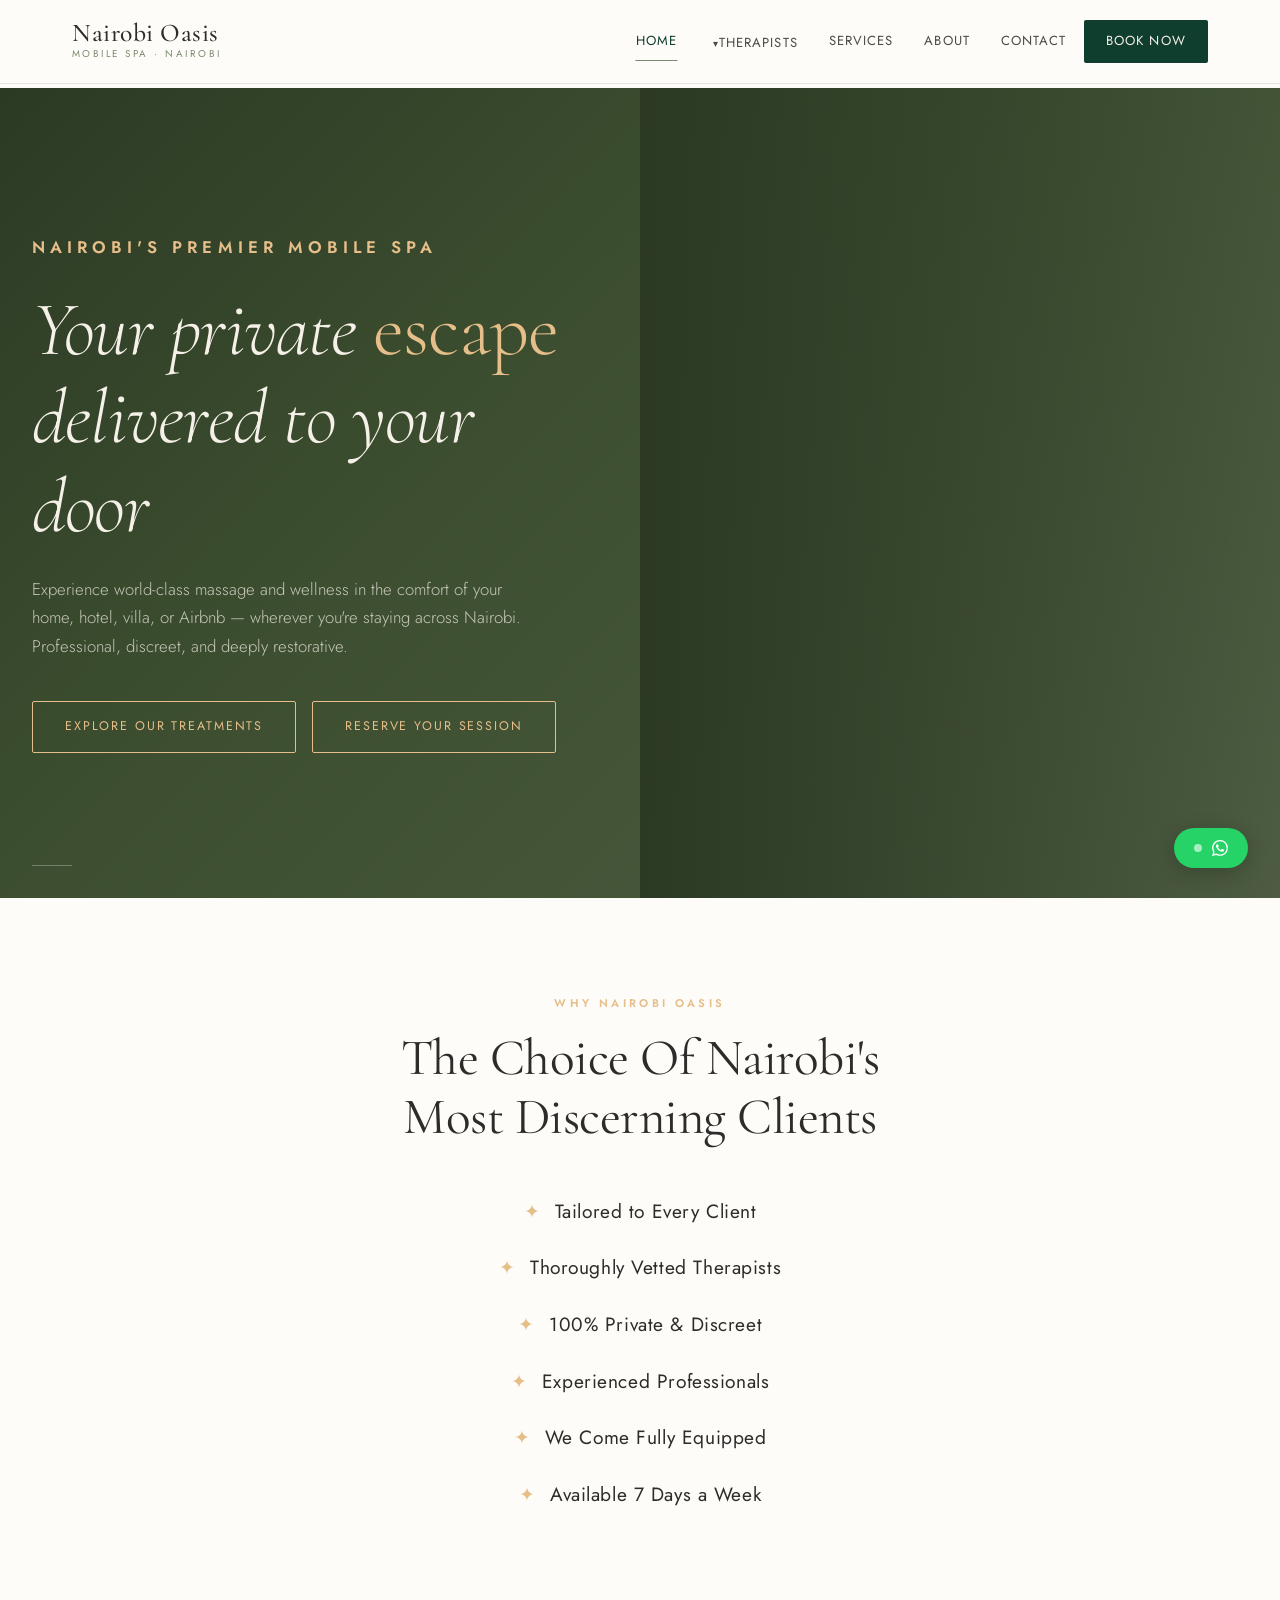
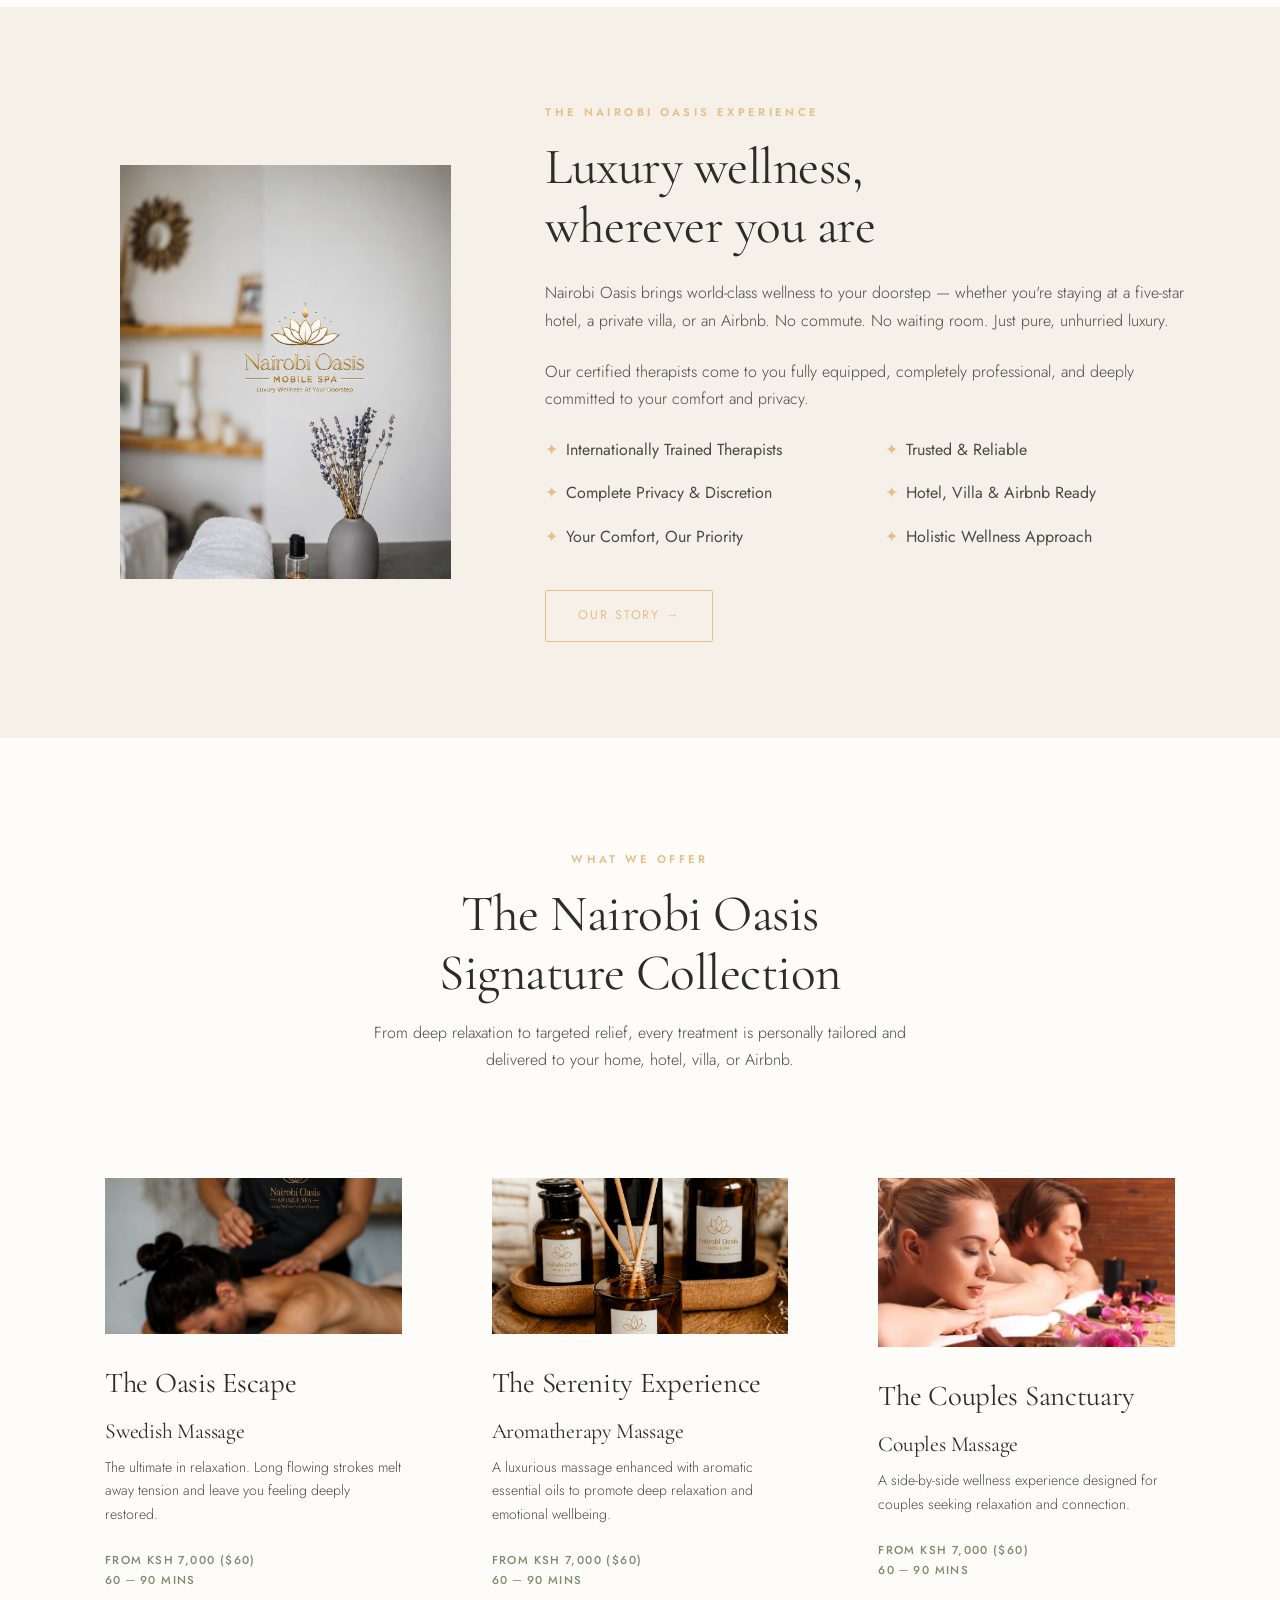
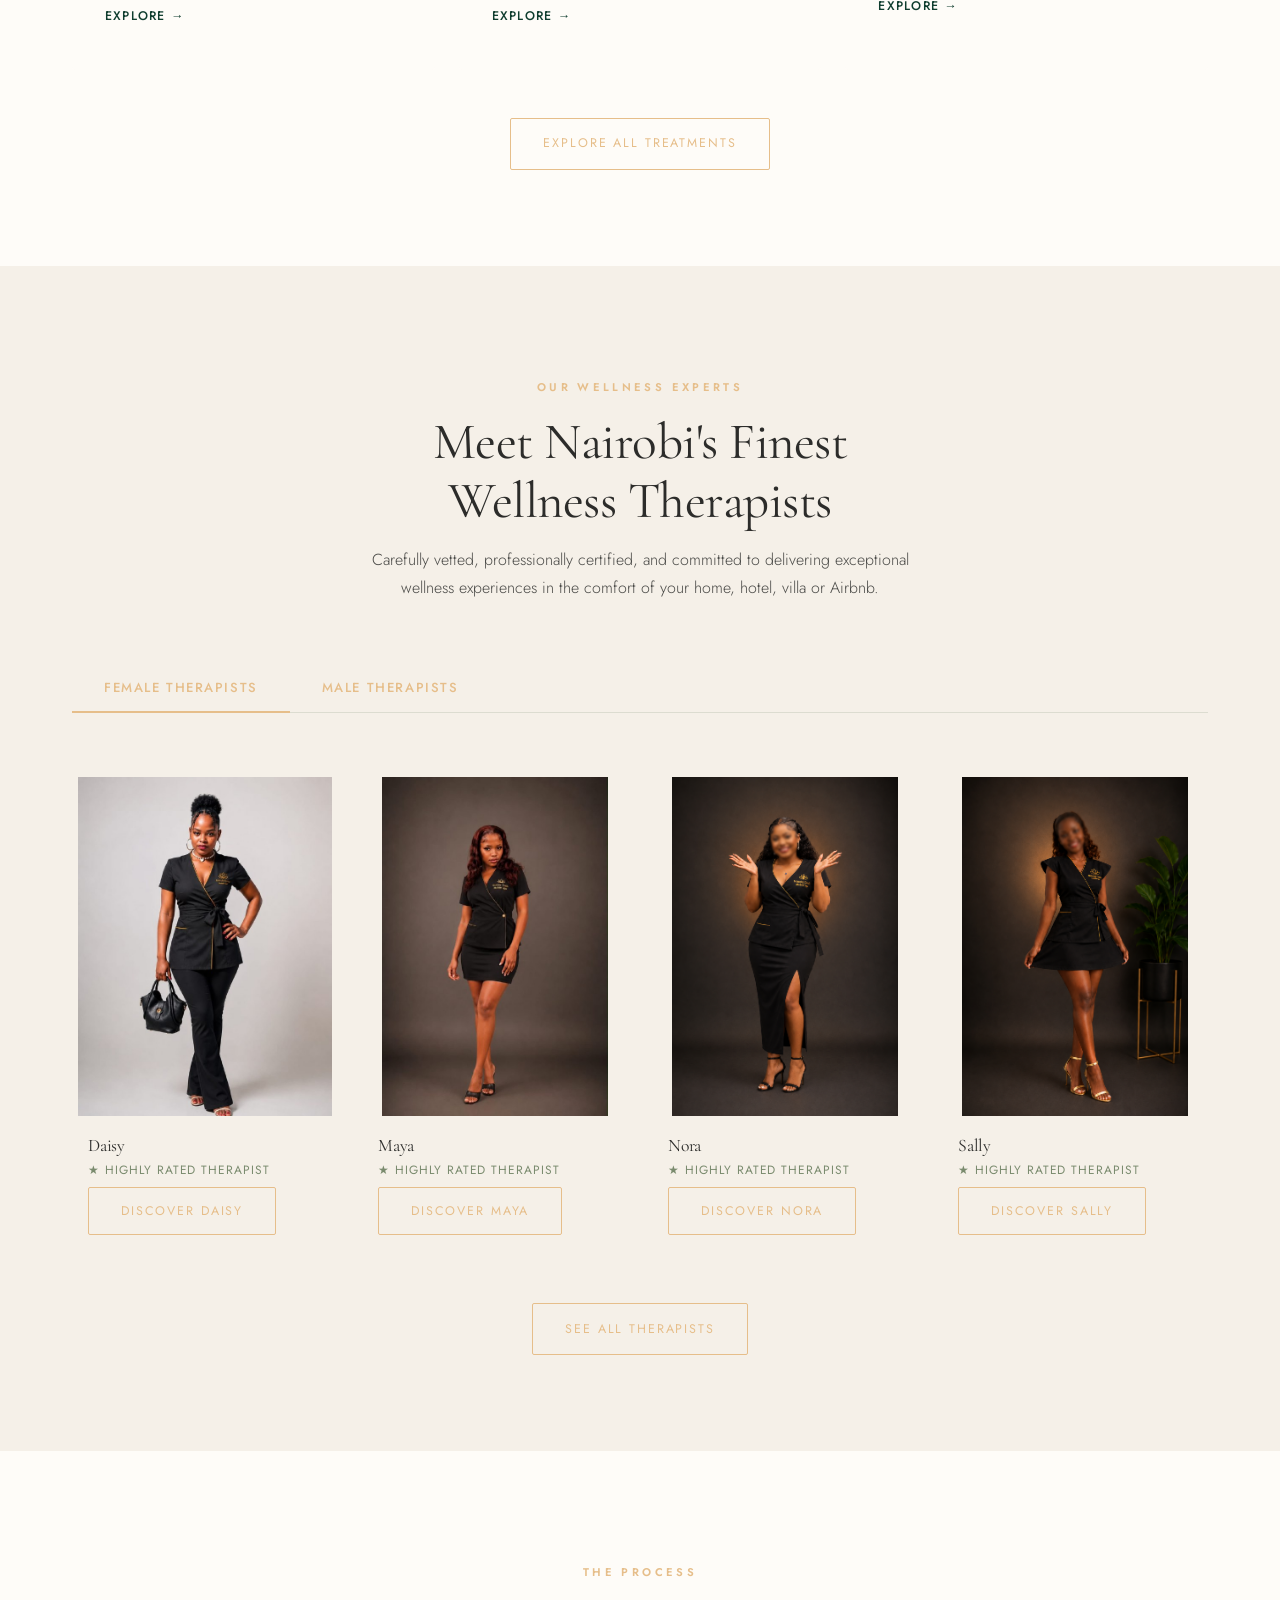
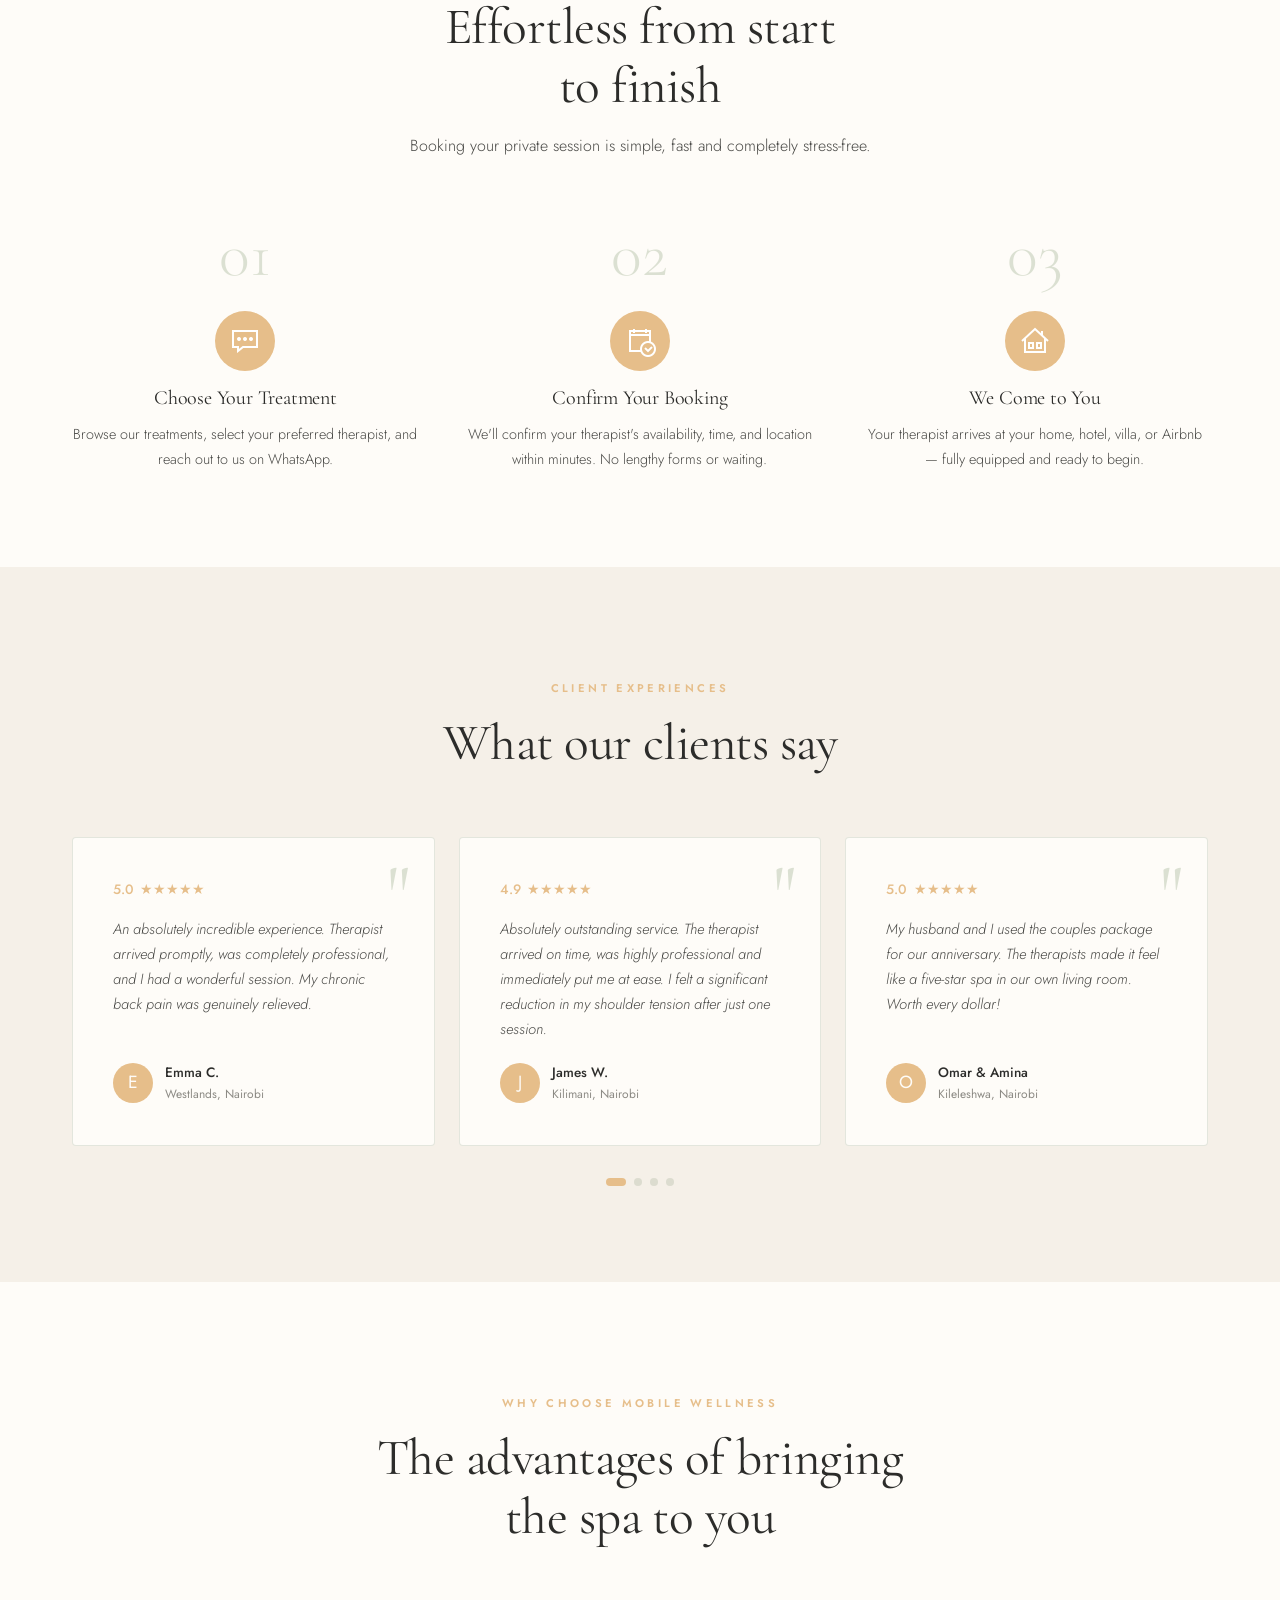
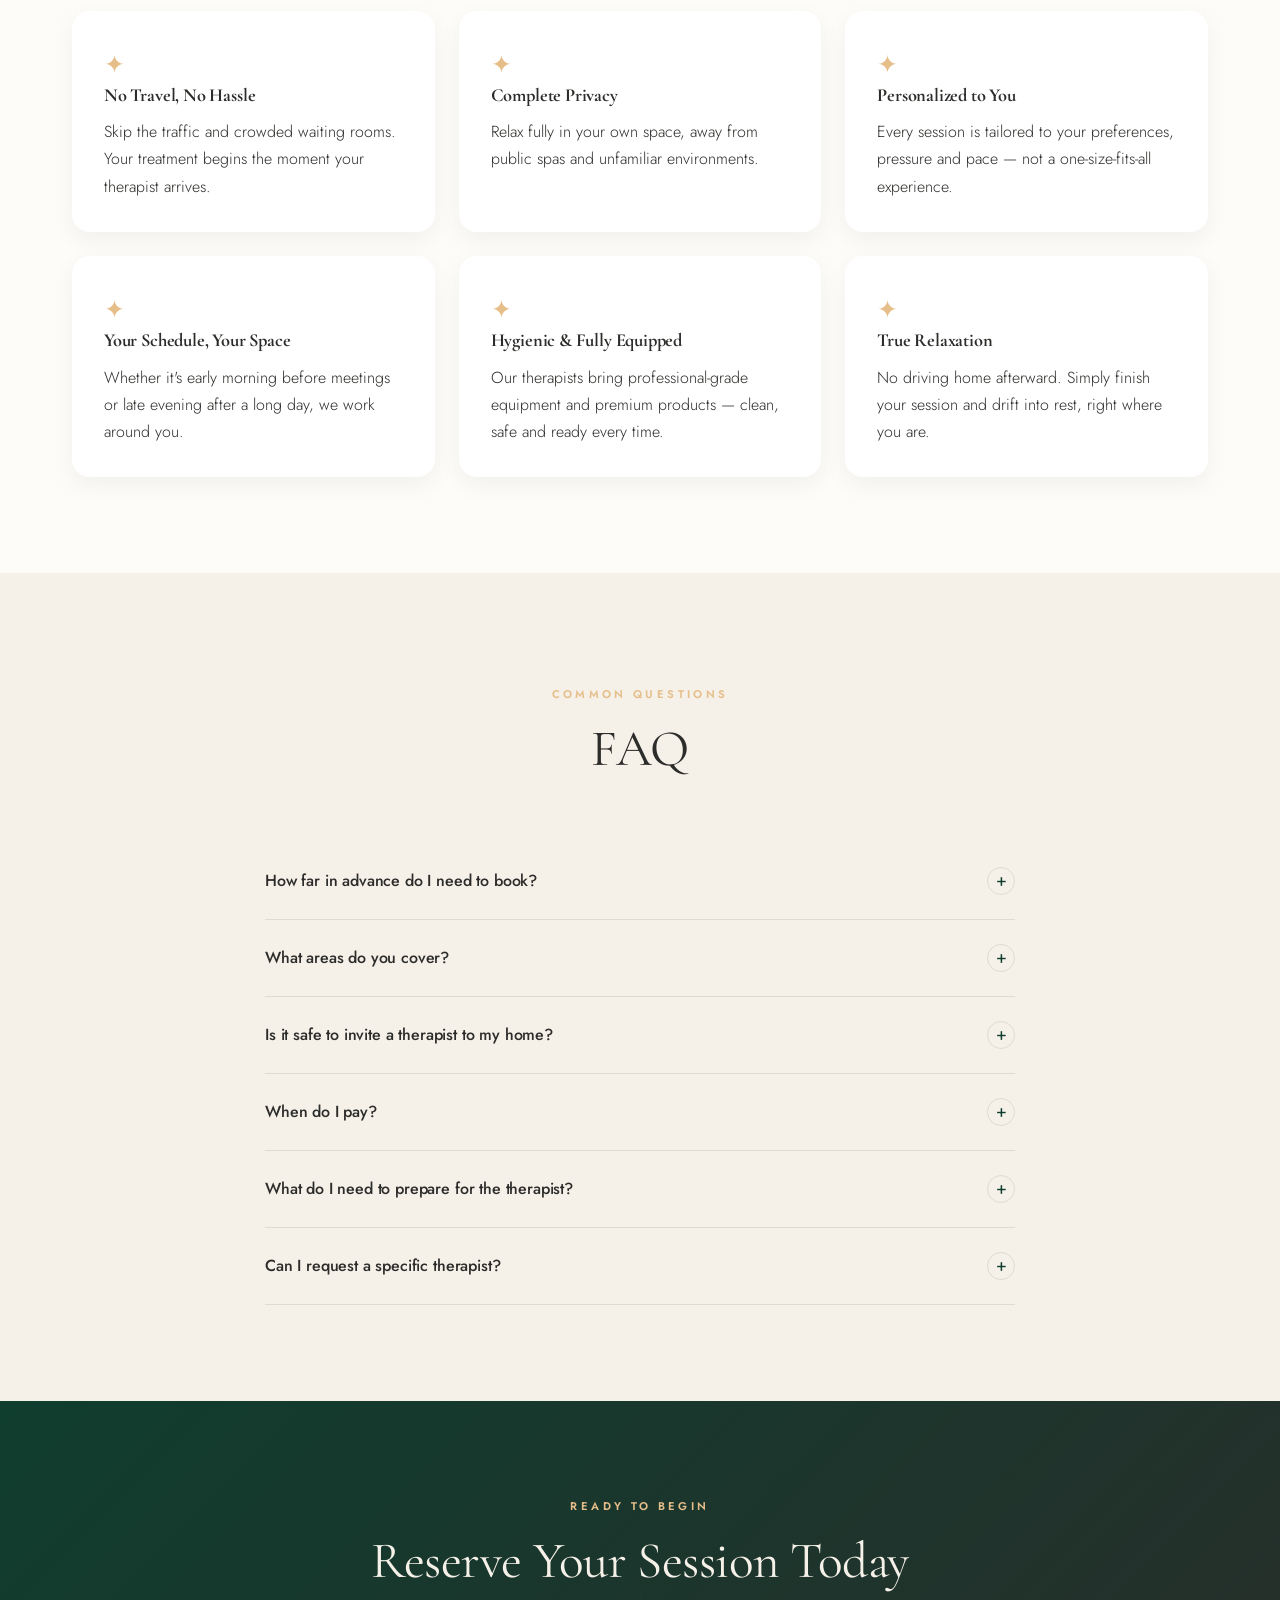
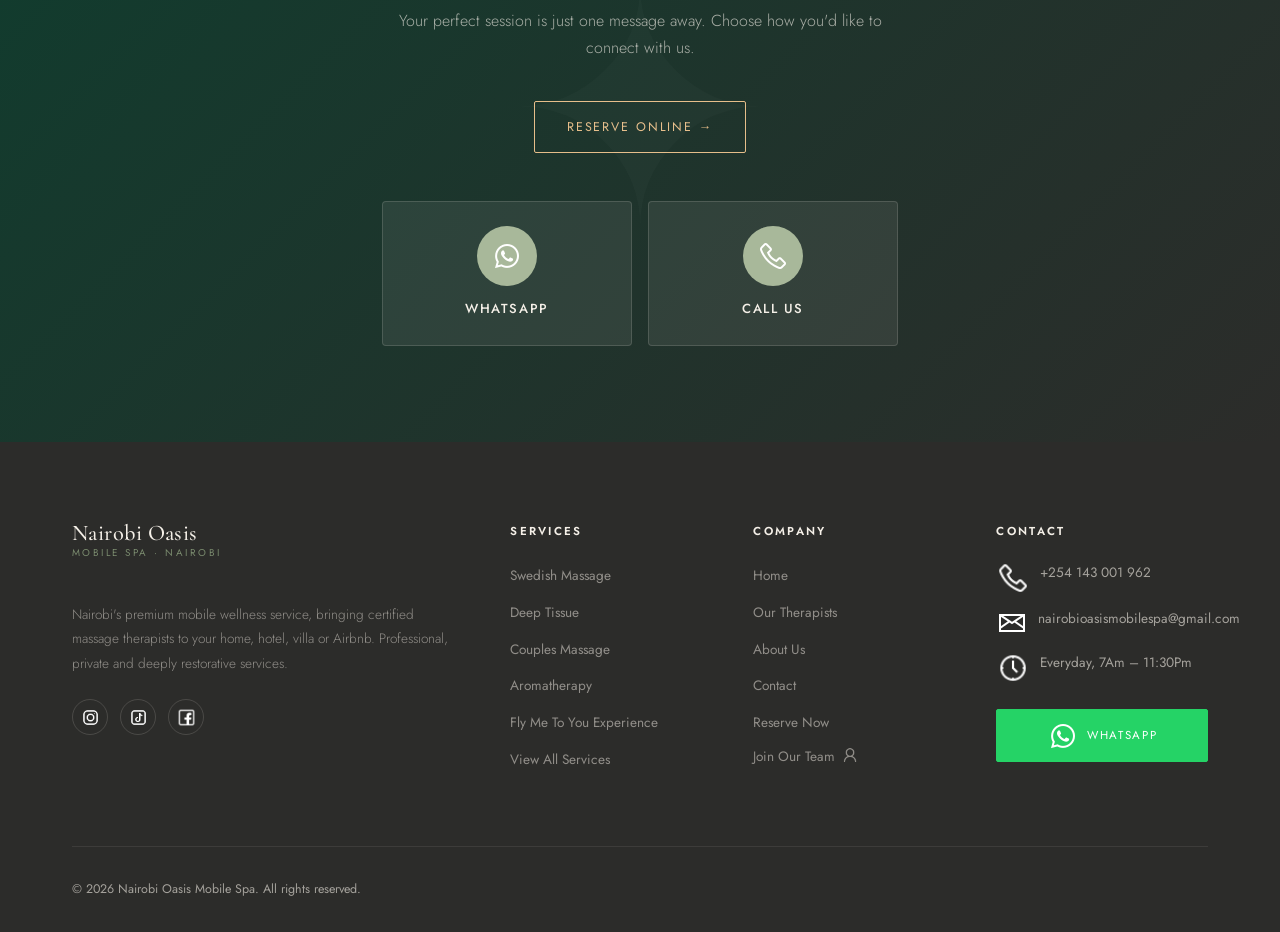
<file: index.html>
<!DOCTYPE html>
<html lang="en">
<head>
  <meta charset="UTF-8" />
  <meta name="viewport" content="width=device-width, initial-scale=1.0" />
  <meta name="description" content="Nairobi Oasis – Premium mobile massage and wellness therapy delivered to your home, hotel, office, or Airbnb in Nairobi. Book expert therapists via WhatsApp." />
  <meta name="keywords" content="massage Nairobi, mobile massage Nairobi, wellness therapy Nairobi, home massage Nairobi, deep tissue massage, Swedish massage, couples massage" />
  <meta property="og:title" content="Nairobi Oasis | Luxury Mobile Wellness" />
  <meta property="og:description" content="Premium mobile massage and wellness therapy in Nairobi. Expert therapists at your doorstep." />
  <meta property="og:type" content="website" />
  <meta name="twitter:card" content="summary_large_image" />
  <title>Nairobi Oasis | Premium Mobile Spa</title>
  <link rel="preconnect" href="https://fonts.googleapis.com" />
  <link rel="preconnect" href="https://fonts.gstatic.com" crossorigin />
  <link rel="stylesheet" href="css/style.css" />
  <link rel="icon" type="image/png" href="img/main-logo.png">
</head>
<body>

<!-- NAVIGATION -->
<nav class="nav" id="mainNav" role="navigation" aria-label="Main navigation">
  <div class="container">
    <a href="index.html" class="logo" aria-label="Nairobi Oasis Home">
      <span class="logo-name">Nairobi Oasis</span>
      <span class="logo-tagline">Mobile Spa · Nairobi</span>
    </a>
    <div class="nav-links" role="menubar">
      <a href="index.html" class="active" role="menuitem">Home</a>
      <div class="nav-dropdown" role="none">
        <a href="therapists.html" role="menuitem">Therapists</a>
        <div class="dropdown-menu">
          <a href="therapists.html#female-therapists">Female Therapists</a>
          <a href="therapists.html#male-therapists">Male Therapists</a>
          <a href="therapists.html">All Therapists</a>
        </div>
      </div>
      <a href="services.html" role="menuitem">Services</a>
      <a href="about.html" role="menuitem">About</a>
      <a href="contact.html" role="menuitem">Contact</a>
      <a href="booking.html" class="nav-book-btn" role="menuitem">Book Now</a>
    </div>
    <button class="hamburger" id="hamburger" aria-label="Toggle menu" aria-expanded="false"></button>
  </div>
  <div class="mobile-menu" id="mobileMenu" role="menu">
    <a href="index.html" role="menuitem">Home</a>
    <a href="therapists.html" role="menuitem">Our Therapists</a>
    <a href="services.html" role="menuitem">Services</a>
    <a href="about.html" role="menuitem">About Us</a>
    <a href="#benefits" role="menuitem">Benefits</a>
    <a href="#faq" role="menuitem">FAQs</a>
    <a href="contact.html" role="menuitem">Contact</a>
    <a href="booking.html" role="menuitem" style="color:var(--sage-dark);font-weight:500;">→ Book Now</a>
  </div>
</nav>

<!-- FLOATING BOOKING BUTTONS -->
<div class="float-book" aria-label="Quick booking buttons">
  <a href="https://wa.me/254143001962?text=Hi Nairobi Oasis! I'd like to book a massage." target="_blank" class="float-btn wa" rel="noopener">
    <div class="dot"></div>
    <svg width="16" height="16" viewBox="0 0 24 24" fill="currentColor"><path d="M17.472 14.382c-.297-.149-1.758-.867-2.03-.967-.273-.099-.471-.148-.67.15-.197.297-.767.966-.94 1.164-.173.199-.347.223-.644.075-.297-.15-1.255-.463-2.39-1.475-.883-.788-1.48-1.761-1.653-2.059-.173-.297-.018-.458.13-.606.134-.133.298-.347.446-.52.149-.174.198-.298.298-.497.099-.198.05-.371-.025-.52-.075-.149-.669-1.612-.916-2.207-.242-.579-.487-.5-.669-.51-.173-.008-.371-.01-.57-.01-.198 0-.52.074-.792.372-.272.297-1.04 1.016-1.04 2.479 0 1.462 1.065 2.875 1.213 3.074.149.198 2.096 3.2 5.077 4.487.709.306 1.262.489 1.694.625.712.227 1.36.195 1.871.118.571-.085 1.758-.719 2.006-1.413.248-.694.248-1.289.173-1.413-.074-.124-.272-.198-.57-.347m-5.421 7.403h-.004a9.87 9.87 0 01-5.031-1.378l-.361-.214-3.741.982.998-3.648-.235-.374a9.86 9.86 0 01-1.51-5.26c.001-5.45 4.436-9.884 9.888-9.884 2.64 0 5.122 1.03 6.988 2.898a9.825 9.825 0 012.893 6.994c-.003 5.45-4.437 9.884-9.885 9.884m8.413-18.297A11.815 11.815 0 0012.05 0C5.495 0 .16 5.335.157 11.892c0 2.096.547 4.142 1.588 5.945L.057 24l6.305-1.654a11.882 11.882 0 005.683 1.448h.005c6.554 0 11.89-5.335 11.893-11.893a11.821 11.821 0 00-3.48-8.413Z"/></svg>
  </a>
</div>

<!-- HERO -->
<section class="hero" aria-label="Hero section">
  <div class="container" style="position:relative;z-index:2;">
    <div class="hero-content">
      <p class="eyebrow">NAIROBI'S PREMIER MOBILE SPA</p>
      <h1>Your private <em>escape</em> delivered to your door</h1>
      <p>Experience world-class massage and wellness in the comfort of your home, hotel, villa, or Airbnb — wherever you're staying across Nairobi. Professional, discreet, and deeply restorative.</p>
      <div class="btn-group">
        <a href="services.html" class="btn btn-outline">EXPLORE OUR TREATMENTS</a>
        <a href="booking.html" class="btn btn-outline">RESERVE YOUR SESSION</a>
      </div>
    </div>
  </div>
  <div class="hero-visual" aria-hidden="true">
    <div class="hero-img-wrap"></div>
    <div>
      <video class="hero-video" autoplay muted loop playsinline>
        <source src="vid/IMG_4090.MP4" type="video/mp4">
      </video>
    </div>
  </div>
  <div class="hero-scroll" aria-hidden="true">
    <div class="scroll-line"></div>
  </div>
</section>

<!--WHY NAIROBI OASIS-->
<section class="why-choose section">
  <div class="container">
    <p class="eyebrow">Why Nairobi Oasis</p>
    <h2>
      The Choice Of Nairobi's <br>Most Discerning Clients
    </h2>
    <ul class="why-list">
      <li><span>✦</span> Tailored to Every Client</li>
      <li><span>✦</span> Thoroughly Vetted Therapists</li>
      <li><span>✦</span> 100% Private &amp; Discreet</li>
      <li><span>✦</span> Experienced Professionals</li>
      <li><span>✦</span> We Come Fully Equipped</li>
      <li><span>✦</span> Available 7 Days a Week</li>
    </ul>
  </div>
</section>

<!-- INTRO -->
<section class="intro section" aria-labelledby="intro-heading">
  <div class="container">
    <div class="intro-visual reveal">
      <div class="intro-visual-img">
        <img src="img/image-1.png" alt="Nairobi Oasis mobile massage experience" class="intro-img intro-img-mob" />
      </div>
    </div>
    <div class="intro-text reveal reveal-delay-2">
      <p class="eyebrow">The Nairobi Oasis Experience</p>
      <h2 id="intro-heading">Luxury wellness,<br>wherever you are</h2>
      <p>Nairobi Oasis brings world-class wellness to your doorstep — whether you're staying at a five-star hotel, a private villa, or an Airbnb. No commute. No waiting room. Just pure, unhurried luxury.</p>
      <p>Our certified therapists come to you fully equipped, completely professional, and deeply committed to your comfort and privacy.</p>
      <div class="intro-features">
        <div class="feature-tag">Internationally Trained Therapists</div>
        <div class="feature-tag">Trusted & Reliable</div>
        <div class="feature-tag">Complete Privacy & Discretion</div>
        <div class="feature-tag">Hotel, Villa & Airbnb Ready</div>
        <div class="feature-tag">Your Comfort, Our Priority</div>
        <div class="feature-tag">Holistic Wellness Approach</div>
      </div>
      <a href="about.html" class="btn btn-outline">Our Story →</a>
    </div>
  </div>
</section>

<!-- SERVICES -->
<section class="services section" aria-labelledby="services-heading">
  <div class="container">
    <div class="section-header reveal">
      <p class="eyebrow">What We Offer</p>
      <h2 id="services-heading">The Nairobi Oasis<br>Signature Collection</h2>
      <p>From deep relaxation to targeted relief, every treatment is personally tailored and delivered to your home, hotel, villa, or Airbnb.</p>
    </div>
    <div class="services-slider">
      <button class="slider-btn slider-btn-prev" aria-label="Previous service">‹</button>

      <div class="services-grid">
        <div class="service-card reveal">
          <img src="img/image-4-mini.png" alt="" class="service-card-img">
          <h2 class="service-icon">The Oasis Escape</h2>
          <h3>Swedish Massage</h3>
          <p>The ultimate in relaxation. Long flowing strokes melt away tension and leave you feeling deeply restored.</p>
          <div class="service-price">From KSh 7,000 ($60) <br> 60 ─ 90 mins</div>
          <a href="services.html">Explore →</a>
        </div>
        <div class="service-card reveal reveal-delay-2">
          <img src="img/image-2-mini.png" alt="" class="service-card-img">
          <h2 class="service-icon">The Serenity Experience</h2>
          <h3>Aromatherapy Massage</h3>
          <p>A luxurious massage enhanced with aromatic essential oils to promote deep relaxation and emotional wellbeing.</p>
          <div class="service-price">From  KSh 7,000 ($60) <br> 60 ─ 90 mins</div>
          <a href="services.html">Explore →</a>
        </div>
        <div class="service-card reveal">
          <img src="img/couples-1-mini.jpg" alt="" class="service-card-img">
          <h2 class="service-icon">The Couples Sanctuary</h2>
          <h3>Couples Massage</h3>
          <p>A side-by-side wellness experience designed for couples seeking relaxation and connection.</p>
          <div class="service-price">From  KSh 7,000 ($60) <br> 60 ─ 90 mins</div>
          <a href="services.html">Explore →</a>
        </div>
      </div>

      <button class="slider-btn slider-btn-next" aria-label="Next service">›</button>
    </div>

    <div class="slider-dots" aria-hidden="true"></div>
    <div style="text-align:center;margin-top:3rem;" class="reveal">
      <a href="services.html" class="btn btn-outline">Explore All Treatments</a>
    </div>
  </div>
</section>

<!-- THERAPISTS PREVIEW -->
<section class="therapists section" aria-labelledby="therapists-heading">
  <div class="container">
    <div class="section-header reveal">
      <p class="eyebrow">Our Wellness Experts</p>
      <h2 id="therapists-heading">Meet Nairobi's Finest <br> Wellness Therapists</h2>
      <p>Carefully vetted, professionally certified, and committed to delivering exceptional wellness experiences in the comfort of your home, hotel, villa or Airbnb.</p>
    </div>
    <div class="therapist-tabs">
      <button class="tab-btn active" data-tab="female-tab">Female Therapists</button>
      <button class="tab-btn" data-tab="male-tab">Male Therapists</button>
    </div>
    <div id="female-tab" class="tab-content active">
      <div class="carousel-wrapper">
        <div class="therapist-grid" data-carousel="female">
          <a href="therapist-profile.html?id=daisy" class="therapist-card reveal">
            <div class="therapist-img-placeholder">
              <img src="img/Daisy.jpg" alt="Daisy" class="therapist-img">
            </div>
            <div class="therapist-info">
              <h4>Daisy</h4>
              <div class="specialty">★ Highly Rated Therapist</div>
              <button class="btn-outline btn">Discover Daisy</button>
            </div>
          </a>
          <a href="therapist-profile.html?id=maya" class="therapist-card reveal reveal-delay-1">
            <div class="therapist-img-placeholder">
              <img src="img/Maya-4.jpeg" alt="Maya" class="therapist-img">
            </div>
            <div class="therapist-info">
              <h4>Maya</h4>
              <div class="specialty">★ Highly Rated Therapist</div>
              <button class="btn-outline btn">Discover Maya</button>
            </div>
          </a>
          <a href="therapist-profile.html?id=nora" class="therapist-card reveal reveal-delay-2">
            <div class="therapist-img-placeholder">
              <img src="img/Nora-2.png" alt="Nora" class="therapist-img">
            </div>
            <div class="therapist-info">
              <h4>Nora</h4>
              <div class="specialty">★ Highly Rated Therapist</div>
              <button class="btn-outline btn">Discover Nora</button>
            </div>
          </a>
          <a href="therapist-profile.html?id=sally" class="therapist-card reveal reveal-delay-3">
            <div class="therapist-img-placeholder">
              <img src="img/Sally3.png" alt="Sally" class="therapist-img">
            </div>
            <div class="therapist-info">
              <h4>Sally</h4>
              <div class="specialty">★ Highly Rated Therapist</div>
              <button class="btn-outline btn">Discover Sally</button>
            </div>
          </a>
        </div>
        <button class="carousel-btn carousel-prev" data-carousel="female">‹</button>
        <button class="carousel-btn carousel-next" data-carousel="female">›</button>
      </div>
      <div class="carousel-dots" data-carousel="female"></div>
    </div>
    <div id="male-tab" class="tab-content">
      <div class="carousel-wrapper">
        <div class="therapist-grid" data-carousel="male">
          <a href="therapist-profile.html?id=dan" class="therapist-card reveal">
            <div class="therapist-img-placeholder">
              <img src="img/Dan-2.png" alt="Dan" class="therapist-img">
            </div>
            <div class="therapist-info">
              <h4>Dan</h4>
              <div class="specialty">★ Highly Rated Therapist</div>
              <button class="btn-outline btn">Discover Dan</button>
            </div>
          </a>
          <a href="therapist-profile.html?id=alison" class="therapist-card reveal reveal-delay-1">
            <div class="therapist-img-placeholder">
              <img src="img/Alison-2.png" alt="Alison" class="therapist-img">
            </div>
            <div class="therapist-info">
              <h4>Alison</h4>
              <div class="specialty">★ Highly Rated Therapist</div>
              <button class="btn-outline btn">Discover Alison</button>
            </div>
          </a>
        </div>
        <button class="carousel-btn carousel-prev" data-carousel="male">‹</button>
        <button class="carousel-btn carousel-next" data-carousel="male">›</button>
      </div>
      <div class="carousel-dots" data-carousel="male"></div>
    </div>
    <div style="text-align:center;margin-top:3rem;" class="reveal">
      <a href="therapists.html" class="btn btn-outline">See All Therapists</a>
    </div>
  </div>
</section>

<!-- HOW IT WORKS -->
<section class="how-it-works section" aria-labelledby="hiw-heading">
  <div class="container">
    <div class="section-header reveal">
      <p class="eyebrow">The Process</p>
      <h2 id="hiw-heading">Effortless from start<br>to finish</h2>
      <p>Booking your private session is simple, fast and completely stress-free.</p>
    </div>
    <div class="steps-grid">
      <div class="step reveal">
        <div class="step-icon">
          <img src="icons/message-w.png" alt="Message icon">
        </div>
        <h3>Choose Your Treatment</h3>
        <p>Browse our treatments, select your preferred therapist, and reach out to us on WhatsApp.</p>
      </div>
      <div class="step reveal reveal-delay-1">
        <div class="step-icon">
          <img src="icons/booking.png" alt="Calendar icon">
        </div>
        <h3>Confirm Your Booking</h3>
        <p>We'll confirm your therapist's availability, time, and location within minutes. No lengthy forms or waiting.</p>
      </div>
      <div class="step reveal reveal-delay-2">
        <div class="step-icon">
          <img src="icons/house.png" alt="Home icon">
        </div>
        <h3>We Come to You</h3>
        <p>Your therapist arrives at your home, hotel, villa, or Airbnb — fully equipped and ready to begin.</p>
      </div>
    </div>
  </div>
</section>

<!-- TESTIMONIALS -->
<section class="testimonials section" aria-labelledby="reviews-heading">
  <div class="container">
    <div class="section-header reveal">
      <p class="eyebrow">Client Experiences</p>
      <h2 id="reviews-heading">What our clients say</h2>
    </div>

    <div class="testimonials-viewport" id="testimonialsViewport">
      <div class="testimonials-track" id="testimonialsTrack">

        <div class="testimonial-card reveal">
          <div class="stars"><span class="rating">5.0</span>★★★★★</div>
          <p>An absolutely incredible experience. Therapist arrived promptly, was completely professional, and I had a wonderful session. My chronic back pain was genuinely relieved.</p>
          <div class="reviewer">
            <div class="reviewer-avatar">E</div>
            <div>
              <div class="reviewer-name">Emma C.</div>
              <div class="reviewer-loc">Westlands, Nairobi</div>
            </div>
          </div>
        </div>

        <div class="testimonial-card reveal reveal-delay-1">
          <div class="stars"><span class="rating">4.9</span>★★★★★</div>
          <p>Absolutely outstanding service. The therapist arrived on time, was highly professional and immediately put me at ease. I felt a significant reduction in my shoulder tension after just one session.</p>
          <div class="reviewer">
            <div class="reviewer-avatar">J</div>
            <div>
              <div class="reviewer-name">James W.</div>
              <div class="reviewer-loc">Kilimani, Nairobi</div>
            </div>
          </div>
        </div>

        <div class="testimonial-card reveal reveal-delay-2">
          <div class="stars"><span class="rating">5.0</span>★★★★★</div>
          <p>My husband and I used the couples package for our anniversary. The therapists made it feel like a five-star spa in our own living room. Worth every dollar!</p>
          <div class="reviewer">
            <div class="reviewer-avatar">O</div>
            <div>
              <div class="reviewer-name">Omar & Amina</div>
              <div class="reviewer-loc">Kileleshwa, Nairobi</div>
            </div>
          </div>
        </div>

        <div class="testimonial-card">
          <div class="stars"><span class="rating">4.8</span>★★★★★</div>
          <p>Booking was effortless and the deep tissue massage was exactly what my travel-worn back needed. I'll definitely be a repeat client.</p>
          <div class="reviewer">
            <div class="reviewer-avatar">M</div>
            <div>
              <div class="reviewer-name">Michael V.</div>
              <div class="reviewer-loc">Lavington, Nairobi</div>
            </div>
          </div>
        </div>

        <div class="testimonial-card">
          <div class="stars"><span class="rating">5.0</span>★★★★★</div>
          <p>I was skeptical about home sessions but the therapist's setup felt more relaxing than any spa visit I've had. Highly recommend.</p>
          <div class="reviewer">
            <div class="reviewer-avatar">N</div>
            <div>
              <div class="reviewer-name">Nia K.</div>
              <div class="reviewer-loc">Karen, Nairobi</div>
            </div>
          </div>
        </div>

        <div class="testimonial-card">
          <div class="stars"><span class="rating">4.9</span>★★★★★</div>
          <p>Six sessions in and my migraines have noticeably reduced. The therapist truly understands trigger points and pressure.</p>
          <div class="reviewer">
            <div class="reviewer-avatar">D</div>
            <div>
              <div class="reviewer-name">David O.</div>
              <div class="reviewer-loc">Runda, Nairobi</div>
            </div>
          </div>
        </div>

      </div>
    </div>

    <div class="testimonial-dots" id="testimonialDots"></div>
  </div>
</section>

<!-- BENEFITS -->
<section class="benefits section" id="benefits">
  <div class="container">
    <div class="section-header">
      <p class="eyebrow">Why Choose Mobile Wellness</p>
      <h2>The advantages of bringing <br> the spa to you</h2>
    </div>

    <div class="benefits-grid">
      <div class="benefit-card">
        <P style="color: var(--earth); font-size: 25px;">✦</P>
        <h3>No Travel, No Hassle</h3>
        <p>Skip the traffic and crowded waiting rooms. Your treatment begins the moment your therapist arrives.</p>
      </div>

      <div class="benefit-card">
        <P style="color: var(--earth); font-size: 25px;">✦</P>
        <h3>Complete Privacy</h3>
        <p>Relax fully in your own space, away from public spas and unfamiliar environments.</p>
      </div>

      <div class="benefit-card">
        <P style="color: var(--earth); font-size: 25px;">✦</P>
        <h3>Personalized to You</h3>
        <p>Every session is tailored to your preferences, pressure and pace — not a one-size-fits-all experience.</p>
      </div>

      <div class="benefit-card">
        <P style="color: var(--earth); font-size: 25px;">✦</P>
        <h3>Your Schedule, Your Space</h3>
        <p>Whether it's early morning before meetings or late evening after a long day, we work around you.</p>
      </div>

      <div class="benefit-card">
        <P style="color: var(--earth); font-size: 25px;">✦</P>
        <h3> Hygienic & Fully Equipped</h3>
        <p>Our therapists bring professional-grade equipment and premium products — clean, safe and ready every time.</p>
      </div>

      <div class="benefit-card">
        <P style="color: var(--earth); font-size: 25px;">✦</P>
        <h3>True Relaxation</h3>
        <p>No driving home afterward. Simply finish your session and drift into rest, right where you are.</p>
      </div>
    </div>
  </div>
</section>

<!-- FAQ -->
<section class="faq section" id="faq">
  <div class="container">
    <div class="section-header reveal">
      <p class="eyebrow">Common Questions</p>
      <h2>FAQ</h2>
    </div>
    <div class="faq-list">
      <div class="faq-item reveal">
        <div class="faq-q">
          <h4>How far in advance do I need to book?</h4>
          <div class="faq-toggle">+</div>
        </div>
        <div class="faq-a"><p>We recommend booking at least 1–2 hours in advance to ensure therapist availability. For the best selection of therapists and appointment times, booking earlier is always advised.</p></div>
      </div>
      <div class="faq-item reveal">
        <div class="faq-q">
          <h4>What areas do you cover?</h4>
          <div class="faq-toggle">+</div>
        </div>
        <div class="faq-a"><p>We cover all Nairobi neighborhoods including Westlands, Karen, Kilimani, Kileleshwa, Lavington, Parklands, Runda, Muthaiga, Upperhill, CBD, and surrounding areas. Message us if you're unsure.</p></div>
      </div>
      <div class="faq-item reveal">
        <div class="faq-q">
          <h4>Is it safe to invite a therapist to my home?</h4>
          <div class="faq-toggle">+</div>
        </div>
        <div class="faq-a"><p>Absolutely. All Nairobi Oasis therapists are professionally trained, identity-verified, background-checked, and committed to maintaining the highest standards of professionalism, privacy, and client care.</p></div>
      </div>
      <div class="faq-item reveal">
        <div class="faq-q">
          <h4>When do I pay?</h4>
          <div class="faq-toggle">+</div>
        </div>
        <div class="faq-a"><p>Payment is made upon completion of your session. We currently accept M-Pesa and cash payments. Our team will provide payment guidance when confirming your booking.</p></div>
      </div>
      <div class="faq-item reveal">
        <div class="faq-q">
          <h4>What do I need to prepare for the therapist?</h4>
          <div class="faq-toggle">+</div>
        </div>
        <div class="faq-a"><p>Simply clear enough space for a massage table (or the floor for Thai massage), have a towel or two available, and let us know in advance if there are any special requirements. Our therapists bring all professional equipment.</p></div>
      </div>
      <div class="faq-item reveal">
        <div class="faq-q">
          <h4>Can I request a specific therapist?</h4>
          <div class="faq-toggle">+</div>
        </div>
        <div class="faq-a"><p>Yes! Browse our therapist profiles and mention your preference when booking. We'll do our best to match you with your requested therapist subject to availability.</p></div>
      </div>
    </div>
  </div>
</section>

<!-- BOOKING CTA -->
<section class="booking-cta" aria-label="Call to action">
  <div class="container">
    <p class="eyebrow">Ready to Begin</p>
    <h2>Reserve Your Session Today</h2>
    <p>Your perfect session is just one message away. Choose how you'd like to connect with us.</p>
    <div class="btn-group" style="justify-content:center;margin-bottom:3rem;">
      <a href="booking.html" class="btn btn-outline">Reserve Online →</a>
    </div>
    <div class="booking-methods">
      <a href="https://wa.me/254143001962" target="_blank" class="booking-method-card">
        <div class="method-icon">
          <img src="icons/whatsapp.png" alt="whatsapp-icon">
        </div>
        <div class="method-name">WhatsApp</div>
      </a>
      <a href="tel:+254143001962" class="booking-method-card">
        <div class="method-icon">
          <img src="icons/call.png" alt="phone-icon">
        </div>
        <div class="method-name">Call Us</div>
      </a>
    </div>
  </div>
</section>

<!-- FOOTER -->
<footer role="contentinfo">
  <div class="container">
    <div class="footer-grid">
      <div class="footer-brand">
        <div class="logo">
          <span class="logo-name">Nairobi Oasis</span>
          <span class="logo-tagline">Mobile Spa · Nairobi</span>
        </div>
        <p style="margin-top:1.25rem;">Nairobi's premium mobile wellness service, bringing certified massage therapists to your home, hotel, villa or Airbnb. Professional, private and deeply restorative services.</p>
        <div class="social-links">
          <a href="https://www.instagram.com/nairobioasisspa" class="social-link" target="_blank" aria-label="Instagram">
            <img src="icons/instagram.png" alt="Instagram icon">
          </a>
          <a href="https://www.tiktok.com/@nairobioasismobilespa" target="_blank" class="social-link" aria-label="Tiktok">
            <img src="icons/tiktok.png" alt="Tiktok icon">
          </a>
          <a href="https://www.facebook.com/share/14eLEYNdpJy/?mibextid=wwXIfr" target="_blank" class="social-link" aria-label="WhatsApp">
            <img src="icons/facebook.png" alt="Faceook icon">
          </a>
        </div>
      </div>
      <div class="footer-col f-services">
        <h5>Services</h5>
        <ul>
          <li><a href="services.html#swedish">Swedish Massage</a></li>
          <li><a href="services.html#tissue">Deep Tissue</a></li>
          <li><a href="services.html#couple">Couples Massage</a></li>
          <li><a href="services.html#aromatherapy">Aromatherapy</a></li>
          <li><a href="services.html#flymetoyou">Fly Me To You Experience</a></li>
          <li><a href="services.html.">View All Services</a></li>
        </ul>
      </div>
      <div class="footer-col f-company">
        <h5>Company</h5>
        <ul>
          <li><a href="index.html">Home</a></li>
          <li><a href="therapists.html">Our Therapists</a></li>
          <li><a href="about.html">About Us</a></li>
          <li><a href="contact.html">Contact</a></li>
          <li><a href="booking.html">Reserve Now</a></li>
          <li class="team-list"><a href="">Join Our Team</a> <span><img src="icons/profile.png" alt=""></span> </li>
        </ul>
      </div>
      <div class="footer-col f-contact">
        <h5>Contact</h5>
        <div class="footer-contact-item">
          <img src="icons/call.png" class="icon-img" alt="">
          <a href="tel:+254143001962">+254 143 001 962</a>
        </div>
        <div class="footer-contact-item">
          <img src="icons/mail-w.png" class="icon-img" alt="">
          <a href="mailto:hello@nairobioasismobilespa@gmail.com">nairobioasismobilespa@gmail.com</a>
        </div>
        <div class="footer-contact-item">
            <img src="icons/time.png" class="icon-img" alt="">
          <span>Everyday, 7Am – 11:30Pm</span>
        </div>
        <div style="margin-top:1.5rem;display:flex;flex-direction:column;gap:0.5rem;">
          <a href="https://wa.me/254143001962" target="_blank" class="btn btn-wa" style="font-size:0.72rem;padding:0.6rem 1rem;justify-content:center;">
            <img src="icons/whatsapp.png" alt="WhatsApp icon">  WhatsApp</a>
        </div>
      </div>
    </div>
    <div class="footer-bottom">
      <span>© 2026 Nairobi Oasis Mobile Spa. All rights reserved.</span>
      <!-- <div class="footer-bottom-links">
        <a href="#">Privacy Policy</a>
        <a href="#">Terms of Service</a>
        <a href="#">Cookie Policy</a>
      </div> -->
    </div>
  </div>
</footer>

<script src="js/main.js"></script>
</body>
</html>
</file>
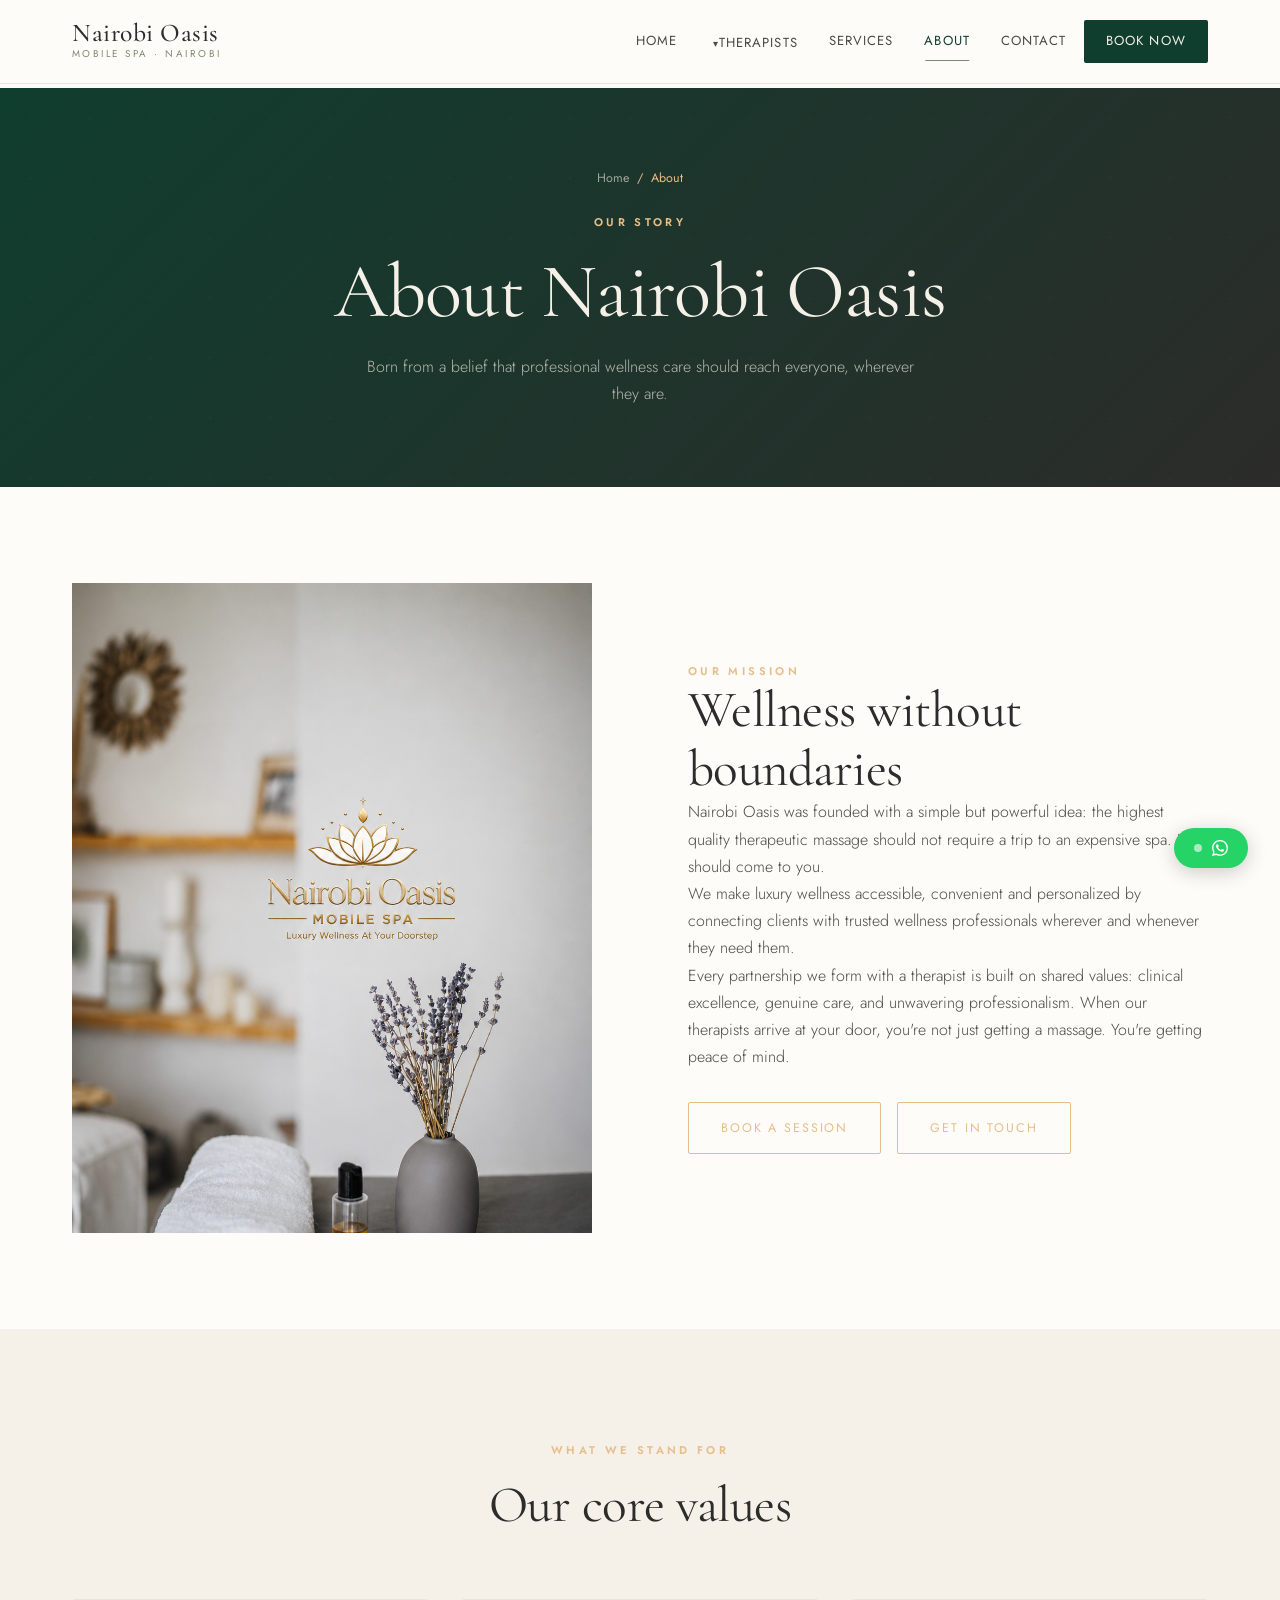
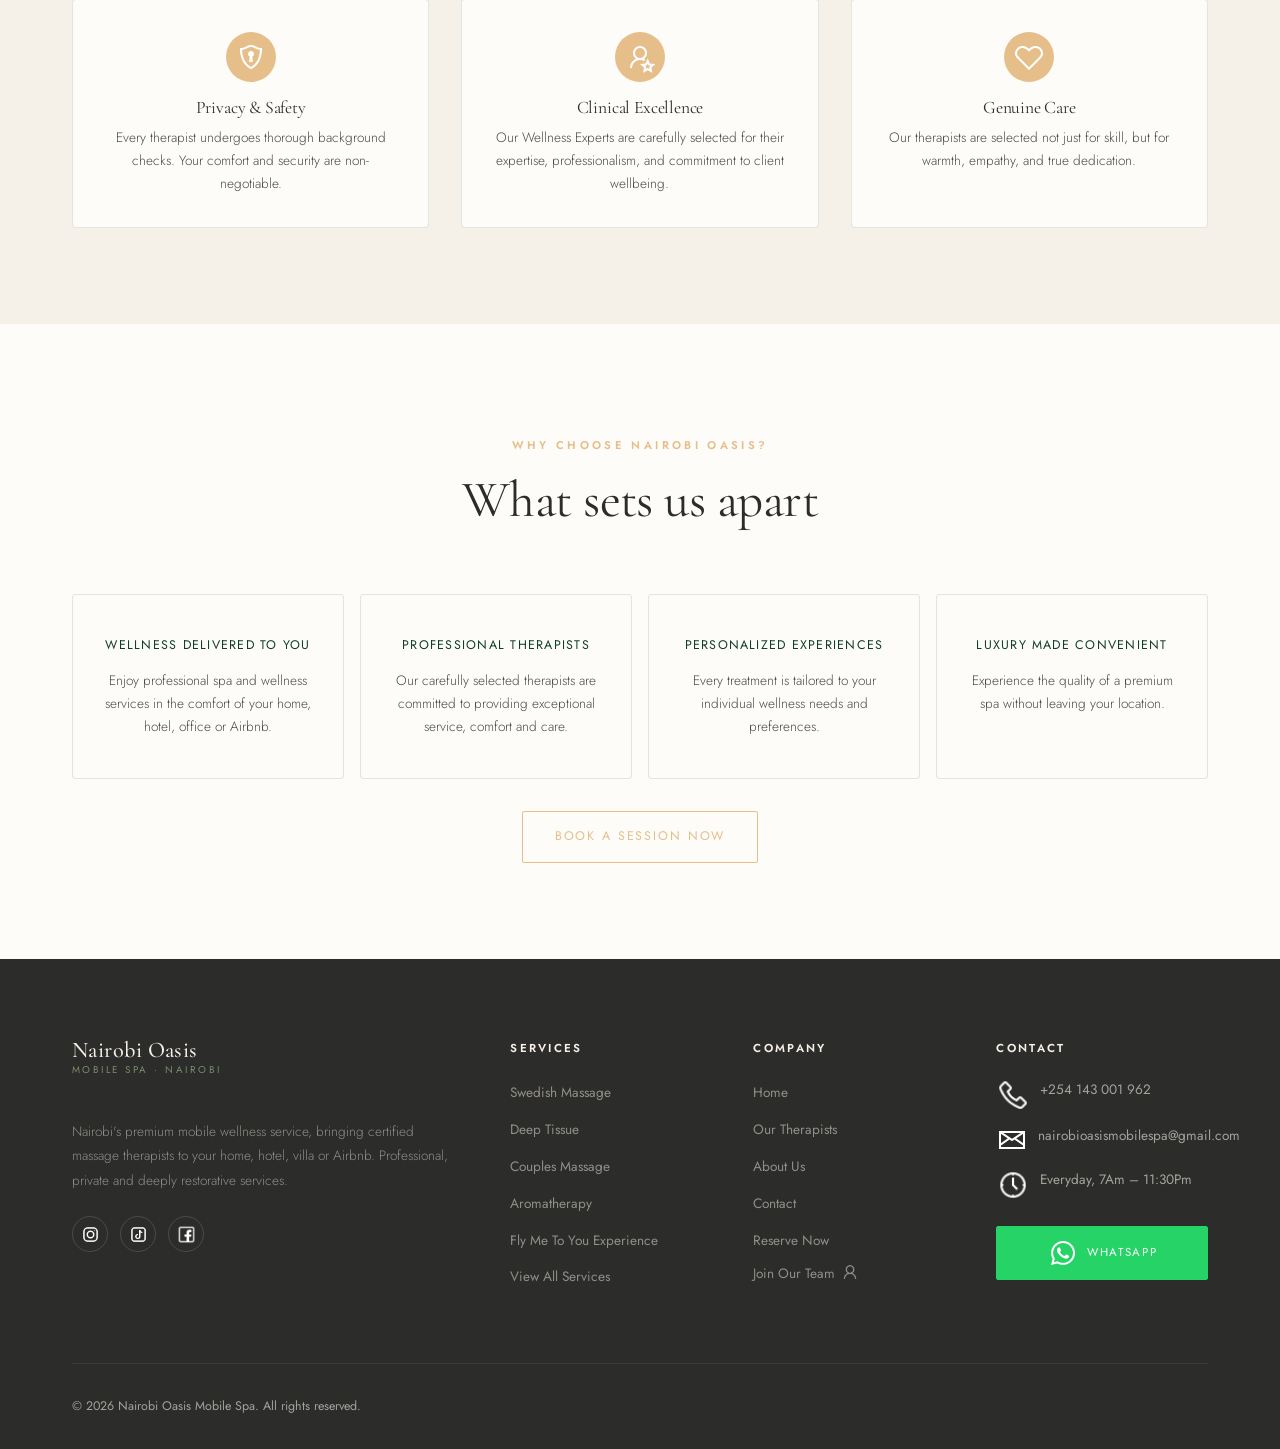
<file: about.html>
<!DOCTYPE html>
<html lang="en">
<head>
  <meta charset="UTF-8" />
  <meta name="viewport" content="width=device-width, initial-scale=1.0" />
  <meta name="description" content="Learn about Nairobi Oasis's mission to bring luxury, professional mobile massage and wellness therapy to homes, hotels and villas across Nairobi." />
  <title>About Us | Nairobi Oasis Mobile Spa</title>
  <link rel="preconnect" href="https://fonts.googleapis.com" />
  <link rel="preconnect" href="https://fonts.gstatic.com" crossorigin />
  <link rel="stylesheet" href="css/style.css" />
  <link rel="icon" type="image/png" href="img/main-logo.png">
</head>
<body>

<!-- NAVIGATION -->
<nav class="nav" id="mainNav" role="navigation" aria-label="Main navigation">
  <div class="container">
    <a href="index.html" class="logo" aria-label="Nairobi Oasis Home">
      <span class="logo-name">Nairobi Oasis</span>
      <span class="logo-tagline">Mobile Spa · Nairobi</span>
    </a>
    <div class="nav-links" role="menubar">
      <a href="index.html" role="menuitem">Home</a>
      <div class="nav-dropdown" role="none">
        <a href="therapists.html" role="menuitem">Therapists</a>
        <div class="dropdown-menu">
          <a href="therapists.html#female-therapists">Female Therapists</a>
          <a href="therapists.html#male-therapists">Male Therapists</a>
          <a href="therapists.html">All Therapists</a>
        </div>
      </div>
      <a href="services.html" role="menuitem">Services</a>
      <a href="about.html" class="active" role="menuitem">About</a>
      <a href="contact.html" role="menuitem">Contact</a>
      <a href="booking.html" class="nav-book-btn" role="menuitem">Book Now</a>
    </div>
    <button class="hamburger" id="hamburger" aria-label="Toggle menu" aria-expanded="false"></button>
  </div>
  <div class="mobile-menu" id="mobileMenu" role="menu">
    <a href="index.html" role="menuitem">Home</a>
    <a href="therapists.html" role="menuitem">Our Therapists</a>
    <a href="services.html" role="menuitem">Services</a>
    <a href="about.html" role="menuitem">About Us</a>
    <a href="index.html#benefits" role="menuitem">Benefits</a>
    <a href="index.html#faq" role="menuitem">FAQs</a>
    <a href="contact.html" role="menuitem">Contact</a>
    <a href="booking.html" role="menuitem" style="color:var(--sage-dark);font-weight:500;">→ Book Now</a>
  </div>
</nav>

<!-- FLOATING BOOKING BUTTONS -->
<div class="float-book" aria-label="Quick booking buttons">
  <a href="https://wa.me/254143001962?text=Hi Nairobi Oasis! I'd like to book a massage." target="_blank" class="float-btn wa" rel="noopener">
    <div class="dot"></div>
    <svg width="16" height="16" viewBox="0 0 24 24" fill="currentColor"><path d="M17.472 14.382c-.297-.149-1.758-.867-2.03-.967-.273-.099-.471-.148-.67.15-.197.297-.767.966-.94 1.164-.173.199-.347.223-.644.075-.297-.15-1.255-.463-2.39-1.475-.883-.788-1.48-1.761-1.653-2.059-.173-.297-.018-.458.13-.606.134-.133.298-.347.446-.52.149-.174.198-.298.298-.497.099-.198.05-.371-.025-.52-.075-.149-.669-1.612-.916-2.207-.242-.579-.487-.5-.669-.51-.173-.008-.371-.01-.57-.01-.198 0-.52.074-.792.372-.272.297-1.04 1.016-1.04 2.479 0 1.462 1.065 2.875 1.213 3.074.149.198 2.096 3.2 5.077 4.487.709.306 1.262.489 1.694.625.712.227 1.36.195 1.871.118.571-.085 1.758-.719 2.006-1.413.248-.694.248-1.289.173-1.413-.074-.124-.272-.198-.57-.347m-5.421 7.403h-.004a9.87 9.87 0 01-5.031-1.378l-.361-.214-3.741.982.998-3.648-.235-.374a9.86 9.86 0 01-1.51-5.26c.001-5.45 4.436-9.884 9.888-9.884 2.64 0 5.122 1.03 6.988 2.898a9.825 9.825 0 012.893 6.994c-.003 5.45-4.437 9.884-9.885 9.884m8.413-18.297A11.815 11.815 0 0012.05 0C5.495 0 .16 5.335.157 11.892c0 2.096.547 4.142 1.588 5.945L.057 24l6.305-1.654a11.882 11.882 0 005.683 1.448h.005c6.554 0 11.89-5.335 11.893-11.893a11.821 11.821 0 00-3.48-8.413Z"/></svg>
  </a>
</div>

<div class="page-hero">
  <div class="container">
    <nav class="breadcrumb"><a href="index.html">Home</a><span>/</span><span>About</span></nav>
    <p class="eyebrow">Our Story</p>
    <h1>About Nairobi Oasis</h1>
    <p>Born from a belief that professional wellness care should reach everyone, wherever they are.</p>
  </div>
</div>

<section class="about-intro section" style="background:var(--warm-white);">
  <div class="container">
    <div class="about-image-stack reveal">
      <div class="about-img-main">
        <img src="img/image-1.png" alt="Nairobi Oasis mobile massage experience" class="about-img">
      </div>
    </div>
    <div class="mission reveal reveal-delay-2">
      <p class="eyebrow">Our Mission</p>
      <h2>Wellness without boundaries</h2>
      <p>Nairobi Oasis was founded with a simple but powerful idea: the highest quality therapeutic massage should not require a trip to an expensive spa. It should come to you.</p>
      <p>We make luxury wellness accessible, convenient and personalized by connecting clients with trusted wellness professionals wherever and whenever they need them.</p>
      <p>Every partnership we form with a therapist is built on shared values: clinical excellence, genuine care, and unwavering professionalism. When our therapists arrive at your door, you're not just getting a massage. You're getting peace of mind.</p>
      <div class="btn-group" style="margin-top:2rem;">
        <a href="booking.html" class="btn btn-outline">Book a Session</a>
        <a href="contact.html" class="btn btn-outline">Get in Touch</a>
      </div>
    </div>
  </div>
</section>

<!-- VALUES -->
<section class="section" style="background:var(--cream);">
  <div class="container">
    <div class="section-header reveal">
      <p class="eyebrow">What We Stand For</p>
      <h2>Our core values</h2>
    </div>
    <div class="about-values">
      <div class="value-card reveal">
        <div class="value-icon">
          <img src="icons/privacy.png" alt="privacy-icon">
        </div>
        <h4>Privacy & Safety</h4>
        <p>Every therapist undergoes thorough background checks. Your comfort and security are non-negotiable.</p>
      </div>
      <div class="value-card reveal reveal-delay-1">
        <div class="value-icon">
          <img src="icons/expert.png" alt="expert-icon">
        </div>
        <h4>Clinical Excellence</h4>
        <p>Our Wellness Experts are carefully selected for their expertise, professionalism, and commitment to client wellbeing.</p>
      </div>
      <div class="value-card reveal reveal-delay-2">
        <div class="value-icon">
          <img src="icons/love.png" alt="love-icon">
        </div>
        <h4>Genuine Care</h4>
        <p>Our therapists are selected not just for skill, but for warmth, empathy, and true dedication.</p>
      </div>
    </div>
  </div>
</section>

<!-- STRENGTH -->
<section class="section" style="background:var(--warm-white);">
  <div class="container">
    <div class="section-header reveal">
      <p class="eyebrow">Why Choose Nairobi Oasis?</p>
      <h2>What sets us apart</h2>
    </div>
    <div class="strength-grid">
      <div class="strength-card reveal">
        <div class="role">Wellness Delivered To You</div>
        <p>Enjoy professional spa and wellness services in the comfort of your home, hotel, office or Airbnb.</p>
      </div>
      <div class="strength-card reveal reveal-delay-1">
        <div class="role">Professional Therapists</div>
        <p>Our carefully selected therapists are committed to providing exceptional service, comfort and care.</p>
      </div>
      <div class="strength-card reveal reveal-delay-2">
        <div class="role">Personalized Experiences</div>
        <p>Every treatment is tailored to your individual wellness needs and preferences.</p>
      </div>
      <div class="strength-card reveal reveal-delay-2">
        <div class="role">Luxury Made Convenient</div>
        <p>Experience the quality of a premium spa without leaving your location.</p>
      </div>
    </div>
    <div class="btn-group" style="margin-top:2rem; display: flex; justify-content: center;">
      <a href="booking.html" class="btn btn-outline">Book a Session Now</a>
    </div>
  </div>
</section>

<!-- FOOTER -->
<footer role="contentinfo">
  <div class="container">
    <div class="footer-grid">
      <div class="footer-brand">
        <div class="logo">
          <span class="logo-name">Nairobi Oasis</span>
          <span class="logo-tagline">Mobile Spa · Nairobi</span>
        </div>
        <p style="margin-top:1.25rem;">Nairobi's premium mobile wellness service, bringing certified massage therapists to your home, hotel, villa or Airbnb. Professional, private and deeply restorative services.</p>
        <div class="social-links">
          <a href="https://www.instagram.com/nairobioasisspa" class="social-link" target="_blank" aria-label="Instagram">
            <img src="icons/instagram.png" alt="Instagram icon">
          </a>
          <a href="https://www.tiktok.com/@nairobioasismobilespa" target="_blank" class="social-link" aria-label="Tiktok">
            <img src="icons/tiktok.png" alt="Tiktok icon">
          </a>
          <a href="https://www.facebook.com/share/14eLEYNdpJy/?mibextid=wwXIfr" target="_blank" class="social-link" aria-label="WhatsApp">
            <img src="icons/facebook.png" alt="Faceook icon">
          </a>
        </div>
      </div>
      <div class="footer-col f-services">
        <h5>Services</h5>
        <ul>
          <li><a href="services.html#swedish">Swedish Massage</a></li>
          <li><a href="services.html#tissue">Deep Tissue</a></li>
          <li><a href="services.html#couple">Couples Massage</a></li>
          <li><a href="services.html#aromatherapy">Aromatherapy</a></li>
          <li><a href="services.html#flymetoyou">Fly Me To You Experience</a></li>
          <li><a href="services.html.">View All Services</a></li>
        </ul>
      </div>
      <div class="footer-col f-company">
        <h5>Company</h5>
        <ul>
          <li><a href="index.html">Home</a></li>
          <li><a href="therapists.html">Our Therapists</a></li>
          <li><a href="about.html">About Us</a></li>
          <li><a href="contact.html">Contact</a></li>
          <li><a href="booking.html">Reserve Now</a></li>
          <li class="team-list"><a href="">Join Our Team</a> <span><img src="icons/profile.png" alt=""></span> </li>
        </ul>
      </div>
      <div class="footer-col f-contact">
        <h5>Contact</h5>
        <div class="footer-contact-item">
          <img src="icons/call.png" class="icon-img" alt="">
          <a href="tel:+254143001962">+254 143 001 962</a>
        </div>
        <div class="footer-contact-item">
          <img src="icons/mail-w.png" class="icon-img" alt="">
          <a href="mailto:hello@nairobioasismobilespa@gmail.com">nairobioasismobilespa@gmail.com</a>
        </div>
        <div class="footer-contact-item">
            <img src="icons/time.png" class="icon-img" alt="">
          <span>Everyday, 7Am – 11:30Pm</span>
        </div>
        <div style="margin-top:1.5rem;display:flex;flex-direction:column;gap:0.5rem;">
          <a href="https://wa.me/254143001962" target="_blank" class="btn btn-wa" style="font-size:0.72rem;padding:0.6rem 1rem;justify-content:center;">
            <img src="icons/whatsapp.png" alt="WhatsApp icon">  WhatsApp</a>
        </div>
      </div>
    </div>
    <div class="footer-bottom">
      <span>© 2026 Nairobi Oasis Mobile Spa. All rights reserved.</span>
      <!-- <div class="footer-bottom-links">
        <a href="#">Privacy Policy</a>
        <a href="#">Terms of Service</a>
        <a href="#">Cookie Policy</a>
      </div> -->
    </div>
  </div>
</footer>

<script src="js/main.js"></script>
</body>
</html>
</file>
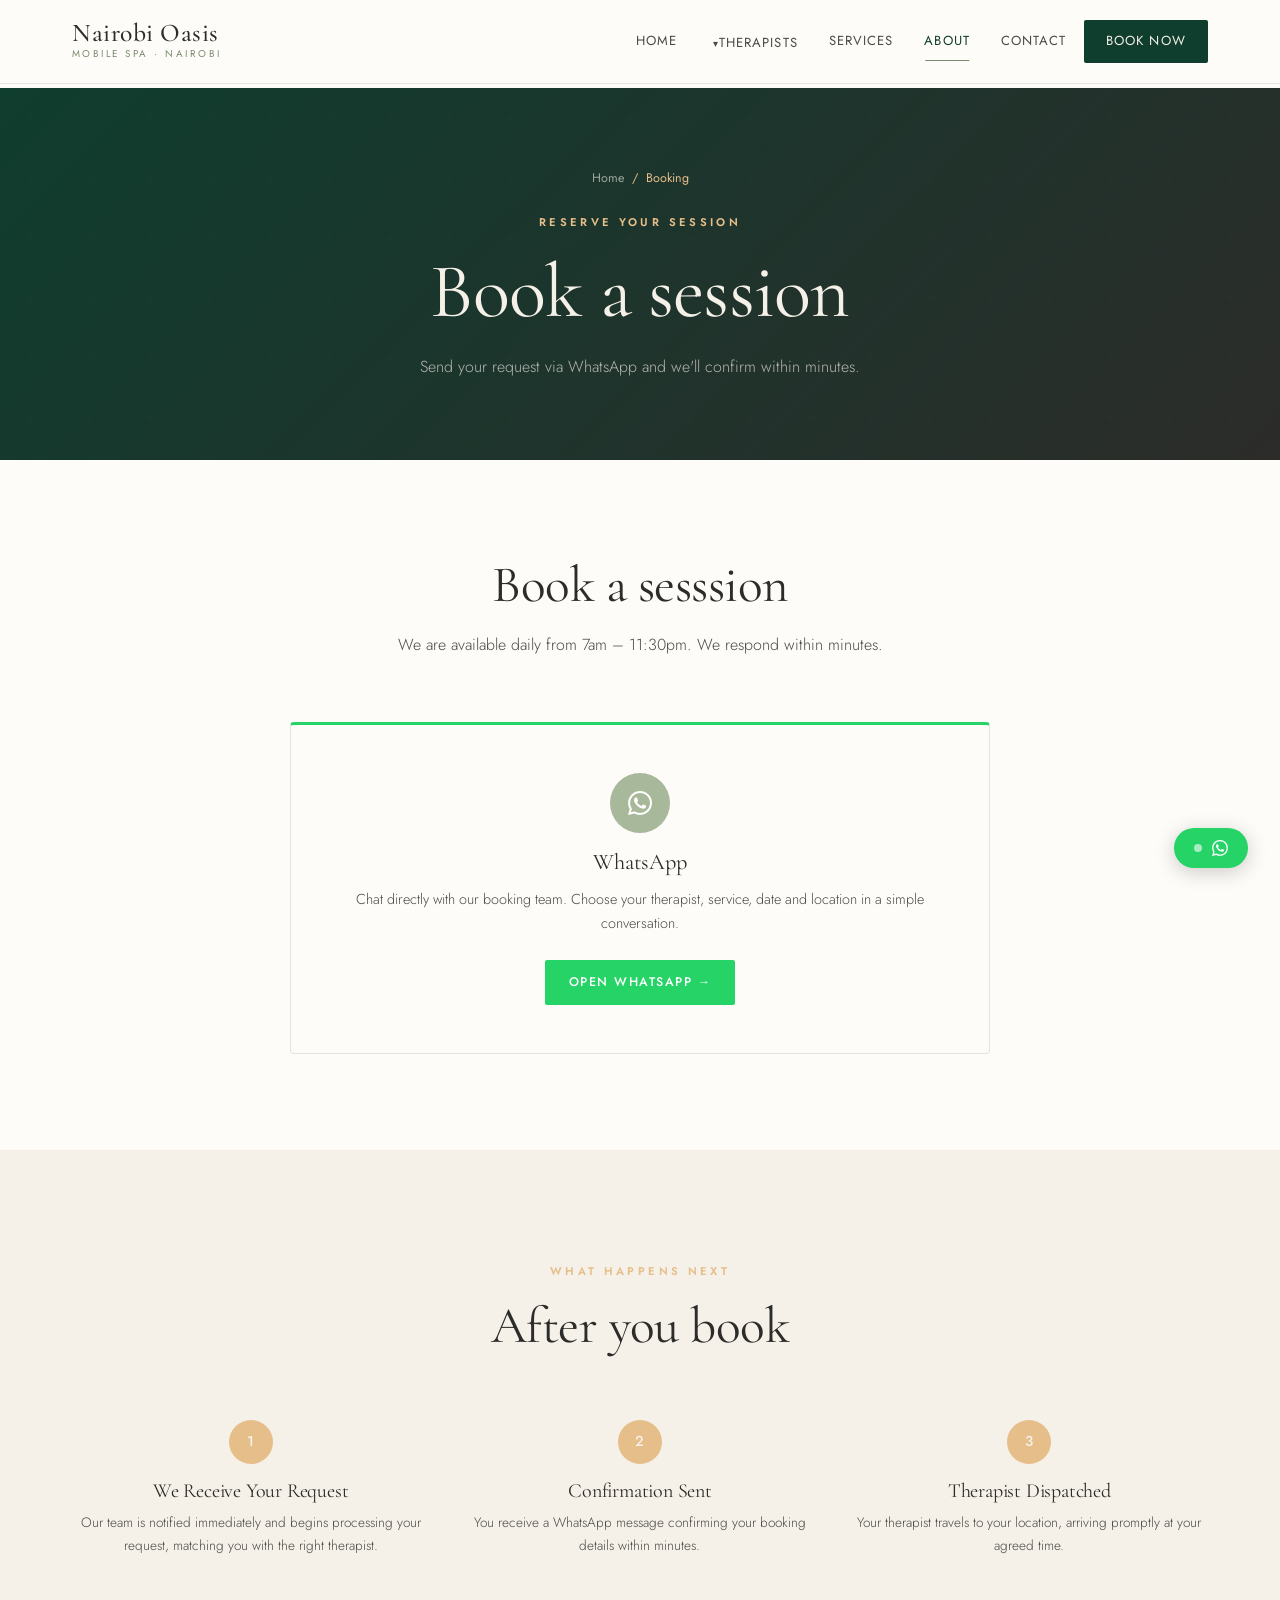
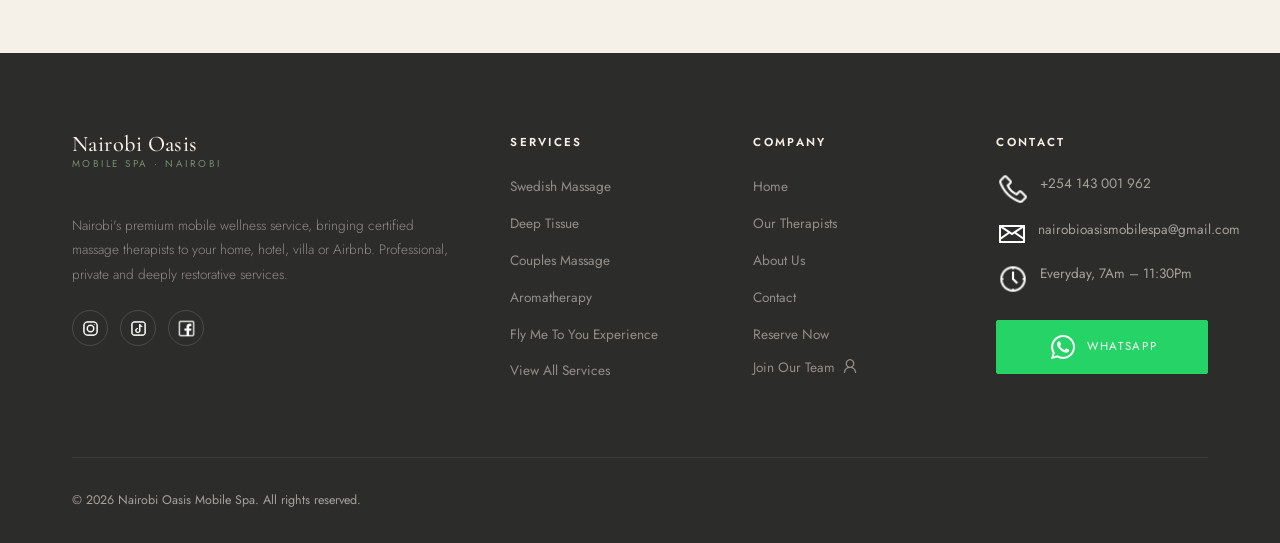
<file: booking.html>
<!DOCTYPE html>
<html lang="en">
<head>
  <meta charset="UTF-8" />
  <meta name="viewport" content="width=device-width, initial-scale=1.0" />
  <meta name="description" content="Learn about Nairobi Oasis's mission to bring luxury, professional mobile massage and wellness therapy to homes, hotels and villas across Nairobi." />
  <title>About Us | Nairobi Oasis Mobile Spa</title>
  <link rel="preconnect" href="https://fonts.googleapis.com" />
  <link rel="preconnect" href="https://fonts.gstatic.com" crossorigin />
  <link rel="stylesheet" href="css/style.css" />
  <link rel="icon" type="image/png" href="img/main-logo.png">
</head>
<body>
    
    <!-- NAVIGATION -->
    <nav class="nav" id="mainNav" role="navigation" aria-label="Main navigation">
    <div class="container">
        <a href="index.html" class="logo" aria-label="Nairobi Oasis Home">
        <span class="logo-name">Nairobi Oasis</span>
        <span class="logo-tagline">Mobile Spa · Nairobi</span>
        </a>
        <div class="nav-links" role="menubar">
        <a href="index.html" role="menuitem">Home</a>
        <div class="nav-dropdown" role="none">
            <a href="therapists.html" role="menuitem">Therapists</a>
            <div class="dropdown-menu">
            <a href="therapists.html#female-therapists">Female Therapists</a>
            <a href="therapists.html#male-therapists">Male Therapists</a>
            <a href="therapists.html">All Therapists</a>
            </div>
        </div>
        <a href="services.html" role="menuitem">Services</a>
        <a href="about.html" class="active" role="menuitem">About</a>
        <a href="contact.html" role="menuitem">Contact</a>
        <a href="booking.html" class="nav-book-btn" role="menuitem">Book Now</a>
        </div>
        <button class="hamburger" id="hamburger" aria-label="Toggle menu" aria-expanded="false"></button>
    </div>
    <div class="mobile-menu" id="mobileMenu" role="menu">
        <a href="index.html" role="menuitem">Home</a>
        <a href="therapists.html" role="menuitem">Our Therapists</a>
        <a href="services.html" role="menuitem">Services</a>
        <a href="about.html" role="menuitem">About Us</a>
        <a href="index.html#benefits" role="menuitem">Benefits</a>
        <a href="index.html#faq" role="menuitem">FAQs</a>
        <a href="contact.html" role="menuitem">Contact</a>
        <a href="booking.html" role="menuitem" style="color:var(--sage-dark);font-weight:500;">→ Book Now</a>
    </div>
    </nav>   
    
    <!-- FLOATING BOOKING BUTTONS -->
    <div class="float-book" aria-label="Quick booking buttons">
    <a href="https://wa.me/254143001962?text=Hi Nairobi Oasis! I'd like to book a massage." target="_blank" class="float-btn wa" rel="noopener">
        <div class="dot"></div>
        <svg width="16" height="16" viewBox="0 0 24 24" fill="currentColor"><path d="M17.472 14.382c-.297-.149-1.758-.867-2.03-.967-.273-.099-.471-.148-.67.15-.197.297-.767.966-.94 1.164-.173.199-.347.223-.644.075-.297-.15-1.255-.463-2.39-1.475-.883-.788-1.48-1.761-1.653-2.059-.173-.297-.018-.458.13-.606.134-.133.298-.347.446-.52.149-.174.198-.298.298-.497.099-.198.05-.371-.025-.52-.075-.149-.669-1.612-.916-2.207-.242-.579-.487-.5-.669-.51-.173-.008-.371-.01-.57-.01-.198 0-.52.074-.792.372-.272.297-1.04 1.016-1.04 2.479 0 1.462 1.065 2.875 1.213 3.074.149.198 2.096 3.2 5.077 4.487.709.306 1.262.489 1.694.625.712.227 1.36.195 1.871.118.571-.085 1.758-.719 2.006-1.413.248-.694.248-1.289.173-1.413-.074-.124-.272-.198-.57-.347m-5.421 7.403h-.004a9.87 9.87 0 01-5.031-1.378l-.361-.214-3.741.982.998-3.648-.235-.374a9.86 9.86 0 01-1.51-5.26c.001-5.45 4.436-9.884 9.888-9.884 2.64 0 5.122 1.03 6.988 2.898a9.825 9.825 0 012.893 6.994c-.003 5.45-4.437 9.884-9.885 9.884m8.413-18.297A11.815 11.815 0 0012.05 0C5.495 0 .16 5.335.157 11.892c0 2.096.547 4.142 1.588 5.945L.057 24l6.305-1.654a11.882 11.882 0 005.683 1.448h.005c6.554 0 11.89-5.335 11.893-11.893a11.821 11.821 0 00-3.48-8.413Z"/></svg>
    </a>
    </div>

    <div class="page-hero">
        <div class="container">
            <nav class="breadcrumb"><a href="index.html">Home</a><span>/</span><span>Booking</span></nav>
            <p class="eyebrow">Reserve Your Session</p>
            <h1>Book a session</h1>
            <p>Send your request via WhatsApp and we'll confirm within minutes.</p>
        </div>
    </div>

  <!-- BOOKING OPTIONS -->
  <section class="section" style="background:var(--warm-white);">
    <div class="container">
      <div class="section-header reveal">
        <h2>Book a sesssion</h2>
        <p>We are available daily from 7am – 11:30pm. We respond within minutes.</p>
      </div>
      <div class="booking-options">
        <a href="https://wa.me/254143001962?text=Hi Nairobi Oasis! I'd like to book a massage session." target="_blank" class="booking-option-card wa-card reveal">
          <div class="icon">
            <img src="icons/whatsapp.png" alt="whatsapp-icon">
          </div>
          <h3>WhatsApp</h3>
          <p>Chat directly with our booking team. Choose your therapist, service, date and location in a simple conversation.</p>
          <div class="option-btn">Open WhatsApp →</div>
        </a>
      </div>
    </div>
  </section>

  <!-- BOOKING STEPS -->
  <section class="booking-steps-section section">
    <div class="container">
      <div class="section-header reveal">
        <p class="eyebrow">What Happens Next</p>
        <h2>After you book</h2>
      </div>
      <div class="booking-steps">
        <div class="booking-step reveal">
          <h4>We Receive Your Request</h4>
          <p>Our team is notified immediately and begins processing your request, matching you with the right therapist.</p>
        </div>
        <div class="booking-step reveal reveal-delay-1">
          <h4>Confirmation Sent</h4>
          <p>You receive a WhatsApp message confirming your booking details within minutes.</p>
        </div>
        <div class="booking-step reveal reveal-delay-2">
          <h4>Therapist Dispatched</h4>
          <p>Your therapist travels to your location, arriving promptly at your agreed time.</p>
        </div>
      </div>
    </div>
  </section>

    
    <!-- FOOTER -->
    <footer role="contentinfo">
    <div class="container">
      <div class="footer-grid">
        <div class="footer-brand">
          <div class="logo">
            <span class="logo-name">Nairobi Oasis</span>
            <span class="logo-tagline">Mobile Spa · Nairobi</span>
          </div>
          <p style="margin-top:1.25rem;">Nairobi's premium mobile wellness service, bringing certified massage therapists to your home, hotel, villa or Airbnb. Professional, private and deeply restorative services.</p>
          <div class="social-links">
            <a href="https://www.instagram.com/nairobioasisspa" class="social-link" target="_blank" aria-label="Instagram">
              <img src="icons/instagram.png" alt="Instagram icon">
            </a>
            <a href="https://www.tiktok.com/@nairobioasismobilespa" target="_blank" class="social-link" aria-label="Tiktok">
              <img src="icons/tiktok.png" alt="Tiktok icon">
            </a>
            <a href="https://www.facebook.com/share/14eLEYNdpJy/?mibextid=wwXIfr" target="_blank" class="social-link" aria-label="WhatsApp">
              <img src="icons/facebook.png" alt="Faceook icon">
            </a>
          </div>
        </div>
        <div class="footer-col f-services">
          <h5>Services</h5>
          <ul>
            <li><a href="services.html#swedish">Swedish Massage</a></li>
            <li><a href="services.html#tissue">Deep Tissue</a></li>
            <li><a href="services.html#couple">Couples Massage</a></li>
            <li><a href="services.html#aromatherapy">Aromatherapy</a></li>
            <li><a href="services.html#flymetoyou">Fly Me To You Experience</a></li>
            <li><a href="services.html.">View All Services</a></li>
          </ul>
        </div>
        <div class="footer-col f-company">
          <h5>Company</h5>
          <ul>
            <li><a href="index.html">Home</a></li>
            <li><a href="therapists.html">Our Therapists</a></li>
            <li><a href="about.html">About Us</a></li>
            <li><a href="contact.html">Contact</a></li>
            <li><a href="booking.html">Reserve Now</a></li>
            <li class="team-list"><a href="">Join Our Team</a> <span><img src="icons/profile.png" alt=""></span> </li>
          </ul>
        </div>
        <div class="footer-col f-contact">
          <h5>Contact</h5>
          <div class="footer-contact-item">
            <img src="icons/call.png" class="icon-img" alt="">
            <a href="tel:+254143001962">+254 143 001 962</a>
          </div>
          <div class="footer-contact-item">
            <img src="icons/mail-w.png" class="icon-img" alt="">
            <a href="mailto:hello@nairobioasismobilespa@gmail.com">nairobioasismobilespa@gmail.com</a>
          </div>
          <div class="footer-contact-item">
              <img src="icons/time.png" class="icon-img" alt="">
            <span>Everyday, 7Am – 11:30Pm</span>
          </div>
          <div style="margin-top:1.5rem;display:flex;flex-direction:column;gap:0.5rem;">
            <a href="https://wa.me/254143001962" target="_blank" class="btn btn-wa" style="font-size:0.72rem;padding:0.6rem 1rem;justify-content:center;">
              <img src="icons/whatsapp.png" alt="WhatsApp icon">  WhatsApp</a>
          </div>
        </div>
      </div>
      <div class="footer-bottom">
        <span>© 2026 Nairobi Oasis Mobile Spa. All rights reserved.</span>
        <!-- <div class="footer-bottom-links">
          <a href="#">Privacy Policy</a>
          <a href="#">Terms of Service</a>
          <a href="#">Cookie Policy</a>
        </div> -->
      </div>
    </div>
  </footer>

    <script src="js/main.js"></script>
</body>
</html>
</file>
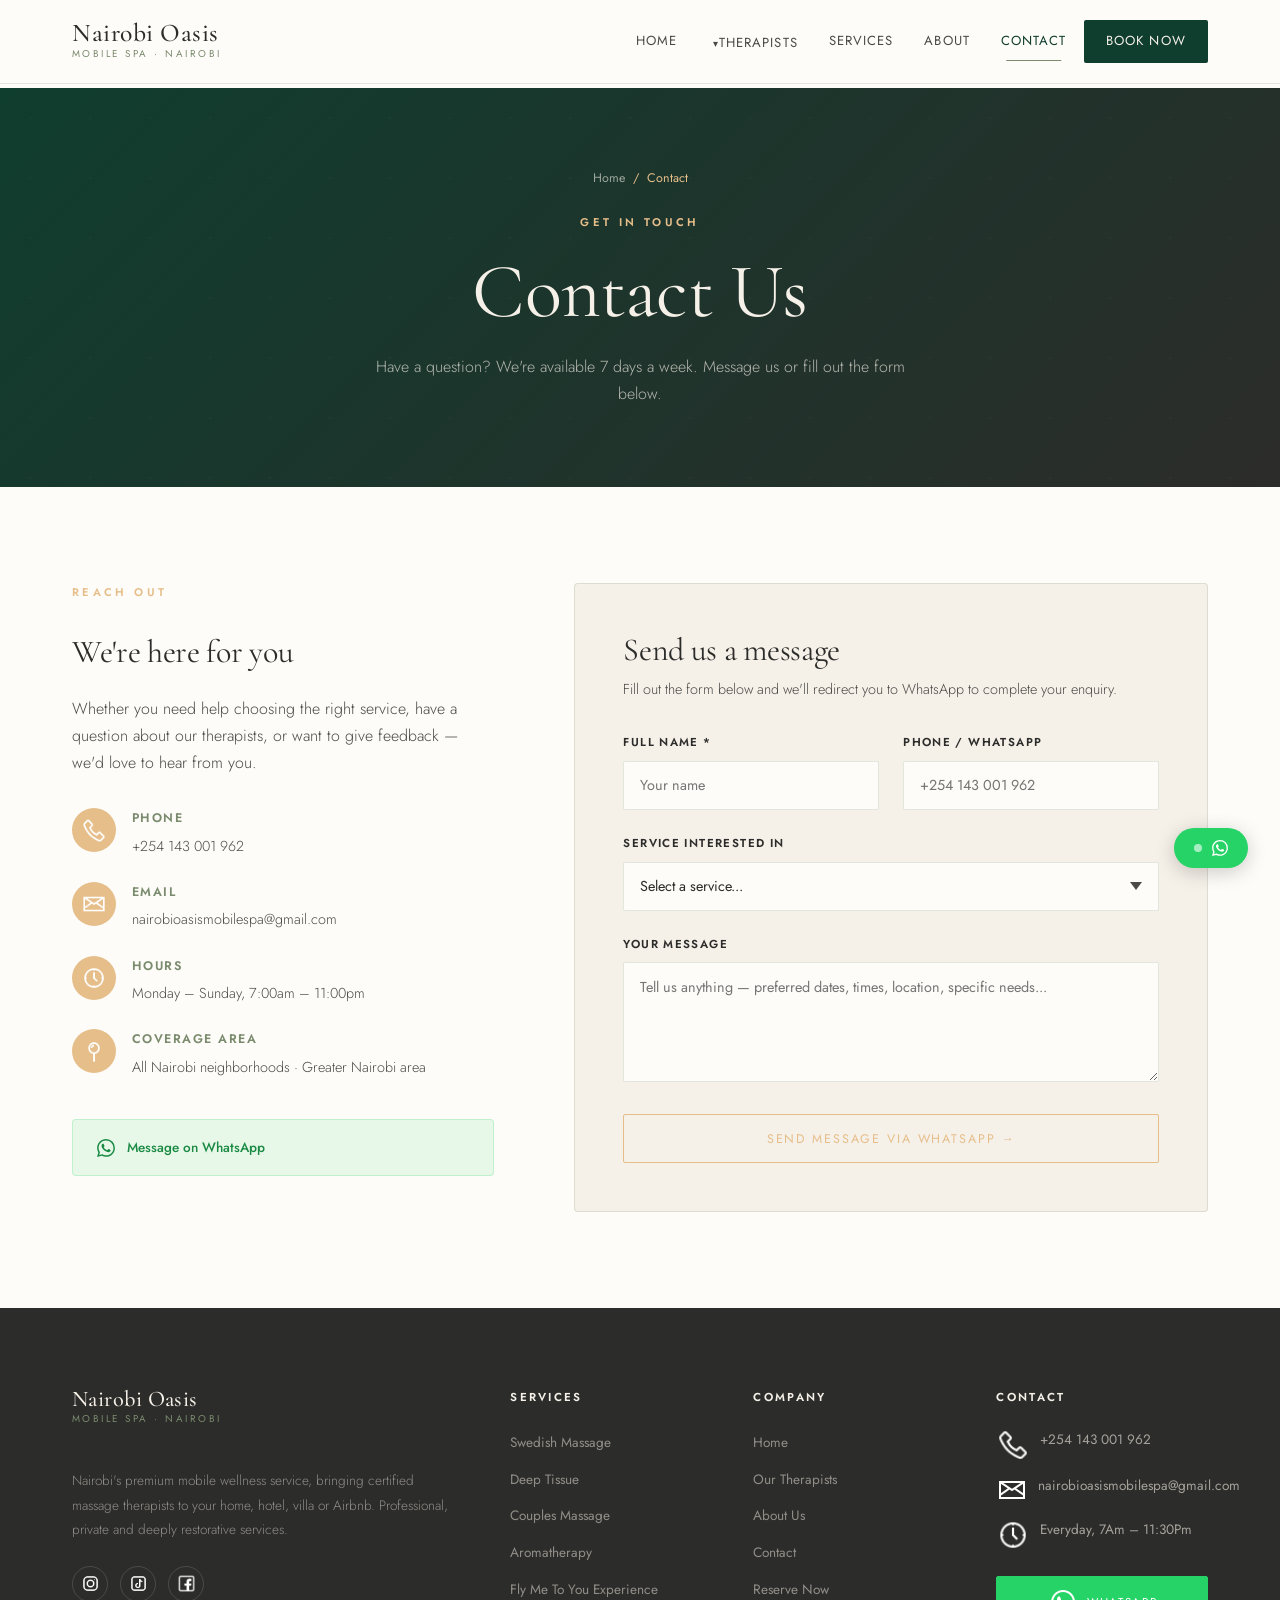
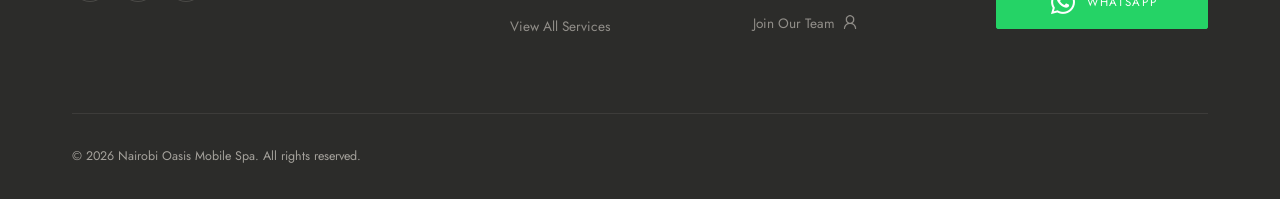
<file: contact.html>
<!DOCTYPE html>
<html lang="en">
<head>
  <meta charset="UTF-8" />
  <meta name="viewport" content="width=device-width, initial-scale=1.0" />
  <meta name="description" content="Get in touch with Nairobi Oasis. Message us on WhatsApp, call, or send an enquiry — we're available 7 days a week." />
  <title>Contact Us | Nairobi Oasis Mobile Spa</title>
  <link rel="preconnect" href="https://fonts.googleapis.com" />
  <link rel="preconnect" href="https://fonts.gstatic.com" crossorigin />
  <link rel="stylesheet" href="css/style.css" />
  <link rel="icon" type="image/png" href="img/main-logo.png">
</head>
<body>

<!-- NAVIGATION -->
<nav class="nav" id="mainNav" role="navigation" aria-label="Main navigation">
  <div class="container">
    <a href="index.html" class="logo" aria-label="Nairobi Oasis Home">
      <span class="logo-name">Nairobi Oasis</span>
      <span class="logo-tagline">Mobile Spa · Nairobi</span>
    </a>
    <div class="nav-links" role="menubar">
      <a href="index.html" role="menuitem">Home</a>
      <div class="nav-dropdown" role="none">
        <a href="therapists.html" role="menuitem">Therapists</a>
        <div class="dropdown-menu">
          <a href="therapists.html#female-therapists">Female Therapists</a>
          <a href="therapists.html#male-therapists">Male Therapists</a>
          <a href="therapists.html">All Therapists</a>
        </div>
      </div>
      <a href="services.html" role="menuitem">Services</a>
      <a href="about.html" role="menuitem">About</a>
      <a href="contact.html" class="active" role="menuitem">Contact</a>
      <a href="booking.html" class="nav-book-btn" role="menuitem">Book Now</a>
    </div>
    <button class="hamburger" id="hamburger" aria-label="Toggle menu" aria-expanded="false"></button>
  </div>
  <div class="mobile-menu" id="mobileMenu" role="menu">
    <a href="index.html" role="menuitem">Home</a>
    <a href="therapists.html" role="menuitem">Our Therapists</a>
    <a href="services.html" role="menuitem">Services</a>
    <a href="about.html" role="menuitem">About Us</a>
    <a href="index.html#benefits" role="menuitem">Benefits</a>
    <a href="index.html#faq" role="menuitem">FAQs</a>
    <a href="contact.html" role="menuitem">Contact</a>
    <a href="booking.html" role="menuitem" style="color:var(--sage-dark);font-weight:500;">→ Book Now</a>
  </div>
</nav>

<!-- FLOATING BOOKING BUTTONS -->
<div class="float-book" aria-label="Quick booking buttons">
  <a href="https://wa.me/254143001962?text=Hi Nairobi Oasis! I'd like to book a massage." target="_blank" class="float-btn wa" rel="noopener">
    <div class="dot"></div>
    <svg width="16" height="16" viewBox="0 0 24 24" fill="currentColor"><path d="M17.472 14.382c-.297-.149-1.758-.867-2.03-.967-.273-.099-.471-.148-.67.15-.197.297-.767.966-.94 1.164-.173.199-.347.223-.644.075-.297-.15-1.255-.463-2.39-1.475-.883-.788-1.48-1.761-1.653-2.059-.173-.297-.018-.458.13-.606.134-.133.298-.347.446-.52.149-.174.198-.298.298-.497.099-.198.05-.371-.025-.52-.075-.149-.669-1.612-.916-2.207-.242-.579-.487-.5-.669-.51-.173-.008-.371-.01-.57-.01-.198 0-.52.074-.792.372-.272.297-1.04 1.016-1.04 2.479 0 1.462 1.065 2.875 1.213 3.074.149.198 2.096 3.2 5.077 4.487.709.306 1.262.489 1.694.625.712.227 1.36.195 1.871.118.571-.085 1.758-.719 2.006-1.413.248-.694.248-1.289.173-1.413-.074-.124-.272-.198-.57-.347m-5.421 7.403h-.004a9.87 9.87 0 01-5.031-1.378l-.361-.214-3.741.982.998-3.648-.235-.374a9.86 9.86 0 01-1.51-5.26c.001-5.45 4.436-9.884 9.888-9.884 2.64 0 5.122 1.03 6.988 2.898a9.825 9.825 0 012.893 6.994c-.003 5.45-4.437 9.884-9.885 9.884m8.413-18.297A11.815 11.815 0 0012.05 0C5.495 0 .16 5.335.157 11.892c0 2.096.547 4.142 1.588 5.945L.057 24l6.305-1.654a11.882 11.882 0 005.683 1.448h.005c6.554 0 11.89-5.335 11.893-11.893a11.821 11.821 0 00-3.48-8.413Z"/></svg>
  </a>
</div>

<div class="page-hero">
  <div class="container">
    <nav class="breadcrumb"><a href="index.html">Home</a><span>/</span><span>Contact</span></nav>
    <p class="eyebrow">Get in Touch</p>
    <h1>Contact Us</h1>
    <p>Have a question? We're available 7 days a week. Message us or fill out the form below.</p>
  </div>
</div>

<section class="section" style="background:var(--warm-white);">
  <div class="container">
    <div class="contact-grid">
      <div class="contact-info reveal">
        <p class="eyebrow">Reach Out</p>
        <h3>We're here for you</h3>
        <p>Whether you need help choosing the right service, have a question about our therapists, or want to give feedback — we'd love to hear from you.</p>
        <div class="contact-items">
          <div class="contact-item">
            <div class="contact-item-icon">
              <img src="icons/call.png" alt="phone-icon">
            </div>
            <div class="contact-item-text">
              <h5>Phone</h5>
              <p><a href="tel:+254143001962">+254 143 001 962</a></p>
            </div>
          </div>
          <div class="contact-item">
            <div class="contact-item-icon">
              <img src="icons/mail-w.png" alt="email-icon">
            </div>
            <div class="contact-item-text">
              <h5>Email</h5>
              <p><a href="mailto:nairobioasismobilespa@gmail.com">nairobioasismobilespa@gmail.com</a></p>
            </div>
          </div>
          <div class="contact-item">
            <div class="contact-item-icon">
              <img src="icons/time.png" alt="clock-icon">
            </div>
            <div class="contact-item-text">
              <h5>Hours</h5>
              <p>Monday – Sunday, 7:00am – 11:00pm</p>
            </div>
          </div>
          <div class="contact-item">
            <div class="contact-item-icon">
              <img src="icons/pin.png" alt="location-icon">
            </div>
            <div class="contact-item-text">
              <h5>Coverage Area</h5>
              <p>All Nairobi neighborhoods · Greater Nairobi area</p>
            </div>
          </div>
        </div>
        <div class="contact-quick-btns">
          <a href="https://wa.me/254143001962?text=Hi Nairobi Oasis, I have a question." target="_blank" class="contact-quick-btn wa">
            <svg width="18" height="18" viewBox="0 0 24 24" fill="currentColor"><path d="M17.472 14.382c-.297-.149-1.758-.867-2.03-.967-.273-.099-.471-.148-.67.15-.197.297-.767.966-.94 1.164-.173.199-.347.223-.644.075-.297-.15-1.255-.463-2.39-1.475-.883-.788-1.48-1.761-1.653-2.059-.173-.297-.018-.458.13-.606.134-.133.298-.347.446-.52.149-.174.198-.298.298-.497.099-.198.05-.371-.025-.52-.075-.149-.669-1.612-.916-2.207-.242-.579-.487-.5-.669-.51-.173-.008-.371-.01-.57-.01-.198 0-.52.074-.792.372-.272.297-1.04 1.016-1.04 2.479 0 1.462 1.065 2.875 1.213 3.074.149.198 2.096 3.2 5.077 4.487.709.306 1.262.489 1.694.625.712.227 1.36.195 1.871.118.571-.085 1.758-.719 2.006-1.413.248-.694.248-1.289.173-1.413-.074-.124-.272-.198-.57-.347m-5.421 7.403h-.004a9.87 9.87 0 01-5.031-1.378l-.361-.214-3.741.982.998-3.648-.235-.374a9.86 9.86 0 01-1.51-5.26c.001-5.45 4.436-9.884 9.888-9.884 2.64 0 5.122 1.03 6.988 2.898a9.825 9.825 0 012.893 6.994c-.003 5.45-4.437 9.884-9.885 9.884m8.413-18.297A11.815 11.815 0 0012.05 0C5.495 0 .16 5.335.157 11.892c0 2.096.547 4.142 1.588 5.945L.057 24l6.305-1.654a11.882 11.882 0 005.683 1.448h.005c6.554 0 11.89-5.335 11.893-11.893a11.821 11.821 0 00-3.48-8.413Z"/></svg>
            Message on WhatsApp
          </a>
        </div>
      </div>
      <div class="form-card reveal reveal-delay-2">
        <h3>Send us a message</h3>
        <p>Fill out the form below and we'll redirect you to WhatsApp to complete your enquiry.</p>
        <form id="contactForm" novalidate>
          <div class="form-row">
            <div class="form-group">
              <label for="c-name">Full Name *</label>
              <input type="text" id="c-name" name="name" required placeholder="Your name" autocomplete="name" />
            </div>
            <div class="form-group">
              <label for="c-phone">Phone / WhatsApp</label>
              <input type="tel" id="c-phone" name="phone" placeholder="+254 143 001 962" autocomplete="tel" />
            </div>
          </div>
          <div class="form-group">
            <label for="c-service">Service Interested In</label>
            <select id="c-service" name="service">
              <option value="">Select a service...</option>
              <option>Swedish Massage</option>
              <option>Deep Tissue Massage</option>
              <option>Sports Massage</option>
              <option>Couples Massage</option>
              <option>Hot Stone Therapy</option>
              <option>Aromatherapy Massage</option>
              <option>Prenatal Massage</option>
              <option>Thai Massage</option>
              <option>Other / Not Sure</option>
            </select>
          </div>
          <div class="form-group">
            <label for="c-message">Your Message</label>
            <textarea id="c-message" name="message" rows="4" placeholder="Tell us anything — preferred dates, times, location, specific needs..."></textarea>
          </div>
          <button type="submit" class="btn btn-outline form-submit">Send Message via WhatsApp →</button>
        </form>
      </div>
    </div>
  </div>
</section>

<!-- FOOTER -->
<footer role="contentinfo">
  <div class="container">
    <div class="footer-grid">
      <div class="footer-brand">
        <div class="logo">
          <span class="logo-name">Nairobi Oasis</span>
          <span class="logo-tagline">Mobile Spa · Nairobi</span>
        </div>
        <p style="margin-top:1.25rem;">Nairobi's premium mobile wellness service, bringing certified massage therapists to your home, hotel, villa or Airbnb. Professional, private and deeply restorative services.</p>
        <div class="social-links">
          <a href="https://www.instagram.com/nairobioasisspa" class="social-link" target="_blank" aria-label="Instagram">
            <img src="icons/instagram.png" alt="Instagram icon">
          </a>
          <a href="https://www.tiktok.com/@nairobioasismobilespa" target="_blank" class="social-link" aria-label="Tiktok">
            <img src="icons/tiktok.png" alt="Tiktok icon">
          </a>
          <a href="https://www.facebook.com/share/14eLEYNdpJy/?mibextid=wwXIfr" target="_blank" class="social-link" aria-label="WhatsApp">
            <img src="icons/facebook.png" alt="Faceook icon">
          </a>
        </div>
      </div>
      <div class="footer-col f-services">
        <h5>Services</h5>
        <ul>
          <li><a href="services.html#swedish">Swedish Massage</a></li>
          <li><a href="services.html#tissue">Deep Tissue</a></li>
          <li><a href="services.html#couple">Couples Massage</a></li>
          <li><a href="services.html#aromatherapy">Aromatherapy</a></li>
          <li><a href="services.html#flymetoyou">Fly Me To You Experience</a></li>
          <li><a href="services.html.">View All Services</a></li>
        </ul>
      </div>
      <div class="footer-col f-company">
        <h5>Company</h5>
        <ul>
          <li><a href="index.html">Home</a></li>
          <li><a href="therapists.html">Our Therapists</a></li>
          <li><a href="about.html">About Us</a></li>
          <li><a href="contact.html">Contact</a></li>
          <li><a href="booking.html">Reserve Now</a></li>
          <li class="team-list"><a href="">Join Our Team</a> <span><img src="icons/profile.png" alt=""></span> </li>
        </ul>
      </div>
      <div class="footer-col f-contact">
        <h5>Contact</h5>
        <div class="footer-contact-item">
          <img src="icons/call.png" class="icon-img" alt="">
          <a href="tel:+254143001962">+254 143 001 962</a>
        </div>
        <div class="footer-contact-item">
          <img src="icons/mail-w.png" class="icon-img" alt="">
          <a href="mailto:hello@nairobioasismobilespa@gmail.com">nairobioasismobilespa@gmail.com</a>
        </div>
        <div class="footer-contact-item">
            <img src="icons/time.png" class="icon-img" alt="">
          <span>Everyday, 7Am – 11:30Pm</span>
        </div>
        <div style="margin-top:1.5rem;display:flex;flex-direction:column;gap:0.5rem;">
          <a href="https://wa.me/254143001962" target="_blank" class="btn btn-wa" style="font-size:0.72rem;padding:0.6rem 1rem;justify-content:center;">
            <img src="icons/whatsapp.png" alt="WhatsApp icon">  WhatsApp</a>
        </div>
      </div>
    </div>
    <div class="footer-bottom">
      <span>© 2026 Nairobi Oasis Mobile Spa. All rights reserved.</span>
      <!-- <div class="footer-bottom-links">
        <a href="#">Privacy Policy</a>
        <a href="#">Terms of Service</a>
        <a href="#">Cookie Policy</a>
      </div> -->
    </div>
  </div>
</footer>

<script src="js/main.js"></script>
</body>
</html>
</file>
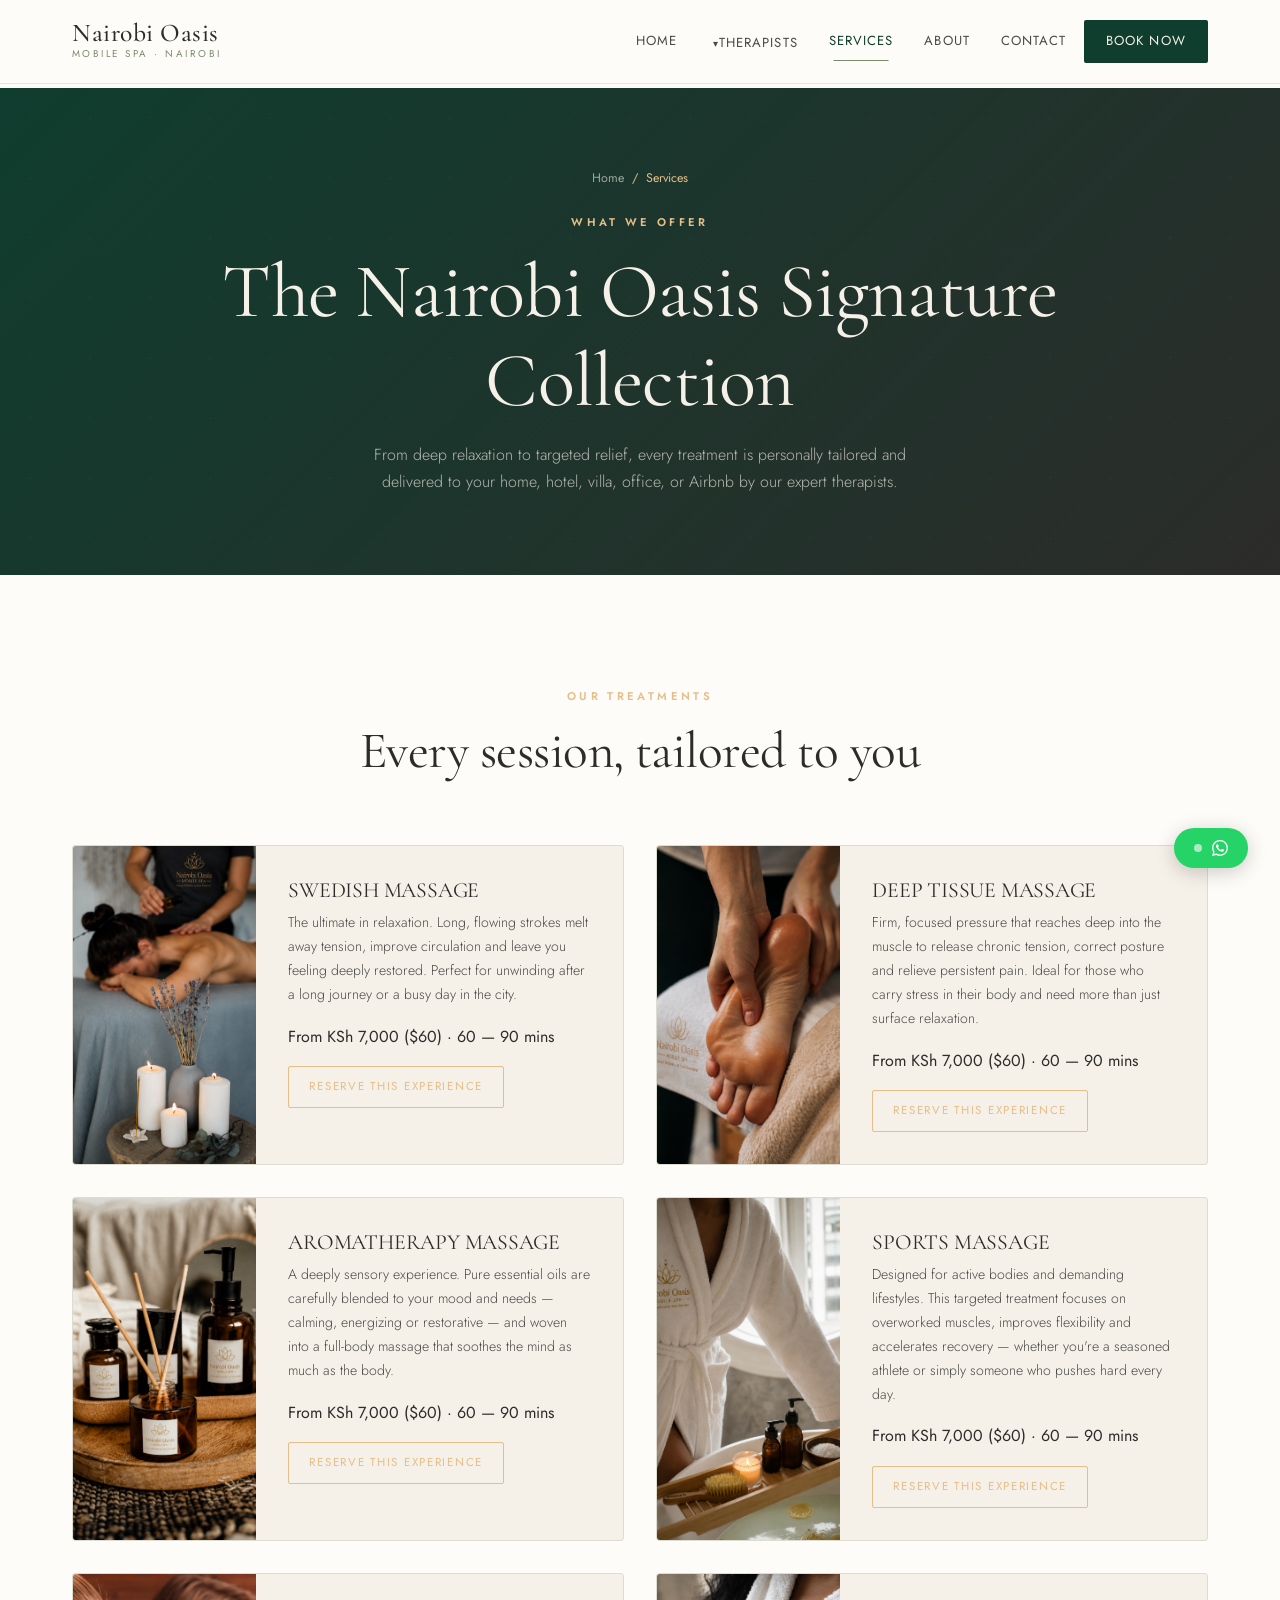
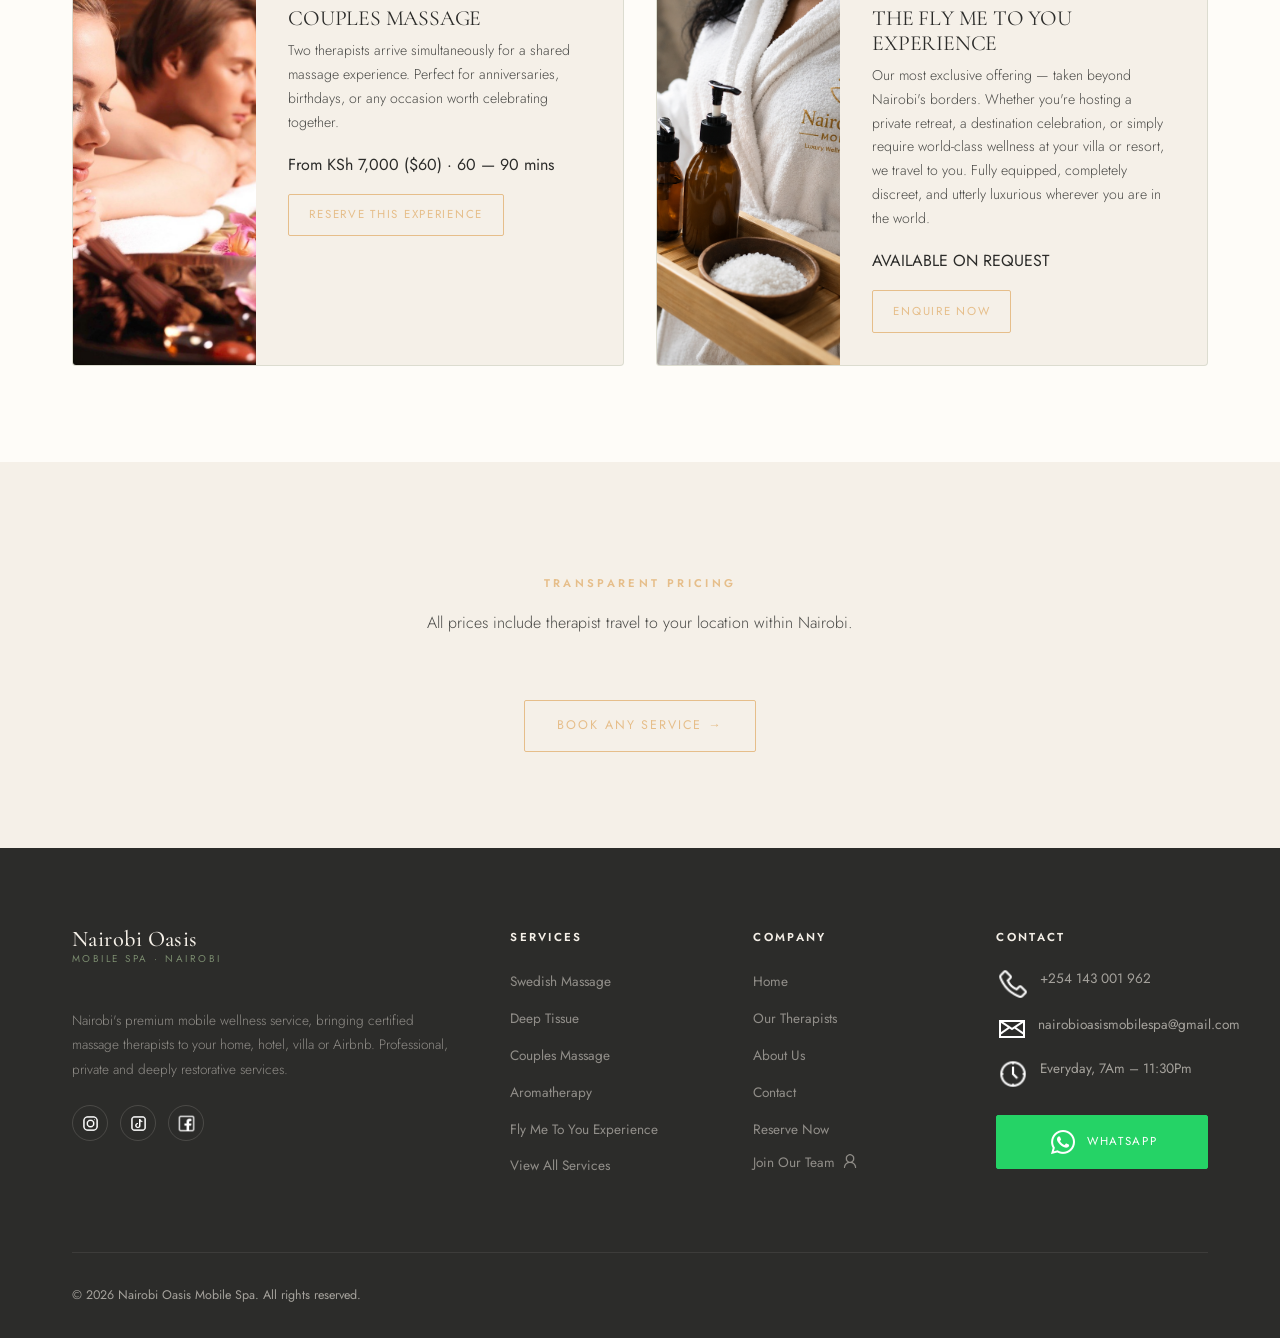
<file: services.html>
<!DOCTYPE html>
<html lang="en">
<head>
  <meta charset="UTF-8" />
  <meta name="viewport" content="width=device-width, initial-scale=1.0" />
  <meta name="description" content="Explore Nairobi Oasis's signature mobile massage treatments — Swedish, deep tissue, aromatherapy, sports, couples and more — delivered to your door." />
  <title>Services | Nairobi Oasis Mobile Spa</title>
  <link rel="preconnect" href="https://fonts.googleapis.com" />
  <link rel="preconnect" href="https://fonts.gstatic.com" crossorigin />
  <link rel="stylesheet" href="css/style.css" />
  <link rel="icon" type="image/png" href="img/main-logo.png">
</head>
<body>

<!-- NAVIGATION -->
<nav class="nav" id="mainNav" role="navigation" aria-label="Main navigation">
  <div class="container">
    <a href="index.html" class="logo" aria-label="Nairobi Oasis Home">
      <span class="logo-name">Nairobi Oasis</span>
      <span class="logo-tagline">Mobile Spa · Nairobi</span>
    </a>
    <div class="nav-links" role="menubar">
      <a href="index.html" role="menuitem">Home</a>
      <div class="nav-dropdown" role="none">
        <a href="therapists.html" role="menuitem">Therapists</a>
        <div class="dropdown-menu">
          <a href="therapists.html#female-therapists">Female Therapists</a>
          <a href="therapists.html#male-therapists">Male Therapists</a>
          <a href="therapists.html">All Therapists</a>
        </div>
      </div>
      <a href="services.html" class="active" role="menuitem">Services</a>
      <a href="about.html" role="menuitem">About</a>
      <a href="contact.html" role="menuitem">Contact</a>
      <a href="booking.html" class="nav-book-btn" role="menuitem">Book Now</a>
    </div>
    <button class="hamburger" id="hamburger" aria-label="Toggle menu" aria-expanded="false"></button>
  </div>
  <div class="mobile-menu" id="mobileMenu" role="menu">
    <a href="index.html" role="menuitem">Home</a>
    <a href="therapists.html" role="menuitem">Our Therapists</a>
    <a href="services.html" role="menuitem">Services</a>
    <a href="about.html" role="menuitem">About Us</a>
    <a href="index.html#benefits" role="menuitem">Benefits</a>
    <a href="index.html#faq" role="menuitem">FAQs</a>
    <a href="contact.html" role="menuitem">Contact</a>
    <a href="booking.html" role="menuitem" style="color:var(--sage-dark);font-weight:500;">→ Book Now</a>
  </div>
</nav>

<!-- FLOATING BOOKING BUTTONS -->
<div class="float-book" aria-label="Quick booking buttons">
  <a href="https://wa.me/254143001962?text=Hi Nairobi Oasis! I'd like to book a massage." target="_blank" class="float-btn wa" rel="noopener">
    <div class="dot"></div>
    <svg width="16" height="16" viewBox="0 0 24 24" fill="currentColor"><path d="M17.472 14.382c-.297-.149-1.758-.867-2.03-.967-.273-.099-.471-.148-.67.15-.197.297-.767.966-.94 1.164-.173.199-.347.223-.644.075-.297-.15-1.255-.463-2.39-1.475-.883-.788-1.48-1.761-1.653-2.059-.173-.297-.018-.458.13-.606.134-.133.298-.347.446-.52.149-.174.198-.298.298-.497.099-.198.05-.371-.025-.52-.075-.149-.669-1.612-.916-2.207-.242-.579-.487-.5-.669-.51-.173-.008-.371-.01-.57-.01-.198 0-.52.074-.792.372-.272.297-1.04 1.016-1.04 2.479 0 1.462 1.065 2.875 1.213 3.074.149.198 2.096 3.2 5.077 4.487.709.306 1.262.489 1.694.625.712.227 1.36.195 1.871.118.571-.085 1.758-.719 2.006-1.413.248-.694.248-1.289.173-1.413-.074-.124-.272-.198-.57-.347m-5.421 7.403h-.004a9.87 9.87 0 01-5.031-1.378l-.361-.214-3.741.982.998-3.648-.235-.374a9.86 9.86 0 01-1.51-5.26c.001-5.45 4.436-9.884 9.888-9.884 2.64 0 5.122 1.03 6.988 2.898a9.825 9.825 0 012.893 6.994c-.003 5.45-4.437 9.884-9.885 9.884m8.413-18.297A11.815 11.815 0 0012.05 0C5.495 0 .16 5.335.157 11.892c0 2.096.547 4.142 1.588 5.945L.057 24l6.305-1.654a11.882 11.882 0 005.683 1.448h.005c6.554 0 11.89-5.335 11.893-11.893a11.821 11.821 0 00-3.48-8.413Z"/></svg>
  </a>
</div>

<div class="page-hero">
  <div class="container">
    <nav class="breadcrumb"><a href="index.html">Home</a><span>/</span><span>Services</span></nav>
    <p class="eyebrow">What We Offer</p>
    <h1>The Nairobi Oasis Signature Collection</h1>
    <p>From deep relaxation to targeted relief, every treatment is personally tailored and delivered to your home, hotel, villa, office, or Airbnb by our expert therapists.</p>
  </div>
</div>

<section class="section" style="background:var(--warm-white);">
  <div class="container">
    <div class="section-header reveal">
      <p class="eyebrow"> OUR TREATMENTS</p>
      <h2>Every session, tailored to you</h2>
    </div>
    <div class="services-full-grid">
      <div class="service-full-card reveal" id="swedish">
        <div class="service-full-img">
          <img src="img/image-4.png" alt="">
        </div>
        <div class="service-full-content">
          <h3>Swedish Massage</h3>
          <p>The ultimate in relaxation. Long, flowing strokes melt away tension, improve circulation and leave you feeling deeply restored. Perfect for unwinding after a long journey or a busy day in the city.</p>
          <div class="service-price-range"> From KSh 7,000 ($60) · 60 — 90 mins </div>
          <a href="booking.html" class="btn btn-outline" style="font-size:0.72rem;padding:0.65rem 1.25rem;">RESERVE THIS EXPERIENCE </a>
        </div>
      </div>
      <div class="service-full-card reveal reveal-delay-1" id="tissue">
        <div class="service-full-img">
          <img src="img/image-7.png" alt="">
        </div>
        <div class="service-full-content">
          <h3>Deep Tissue Massage</h3>
          <p>Firm, focused pressure that reaches deep into the muscle to release chronic tension, correct posture and relieve persistent pain. Ideal for those who carry stress in their body and need more than just surface relaxation.</p>
          <div class="service-price-range"> From KSh 7,000 ($60) · 60 — 90 mins </div>
          <a href="booking.html" class="btn btn-outline" style="font-size:0.72rem;padding:0.65rem 1.25rem;">RESERVE THIS EXPERIENCE </a>
        </div>
      </div>

      <div class="service-full-card reveal reveal-delay-1" id="aromatherapy">
        <div class="service-full-img">
          <img src="img/image-2.png" alt="">
        </div>
        <div class="service-full-content">
          <h3>Aromatherapy Massage</h3>
          <p>A deeply sensory experience. Pure essential oils are carefully blended to your mood and needs — calming, energizing or restorative — and woven into a full-body massage that soothes the mind as much as the body.</p>
          <div class="service-price-range"> From KSh 7,000 ($60) · 60 — 90 mins </div>
          <a href="booking.html" class="btn btn-outline" style="font-size:0.72rem;padding:0.65rem 1.25rem;">RESERVE THIS EXPERIENCE </a>
        </div>
      </div>
      <div class="service-full-card reveal reveal-delay-1">
        <div class="service-full-img">
          <img src="img/image-5.png" alt="">
        </div>
        <div class="service-full-content">
          <h3>SPORTS MASSAGE</h3>
          <p>Designed for active bodies and demanding lifestyles. This targeted treatment focuses on overworked muscles, improves flexibility and accelerates recovery — whether you're a seasoned athlete or simply someone who pushes hard every day.</p>
          <div class="service-price-range"> From KSh 7,000 ($60) · 60 — 90 mins </div>
          <a href="booking.html" class="btn btn-outline" style="font-size:0.72rem;padding:0.65rem 1.25rem;">RESERVE THIS EXPERIENCE </a>
        </div>
      </div>
      <div class="service-full-card reveal reveal-delay-1" id="couple">
        <div class="service-full-img">
          <img src="img/couples-1.jpg" alt="">
        </div>
        <div class="service-full-content">
          <h3>Couples Massage</h3>
          <p>Two therapists arrive simultaneously for a shared massage experience. Perfect for anniversaries, birthdays, or any occasion worth celebrating together.</p>
          <div class="service-price-range"> From KSh 7,000 ($60) · 60 — 90 mins </div>
          <a href="booking.html" class="btn btn-outline" style="font-size:0.72rem;padding:0.65rem 1.25rem;">RESERVE THIS EXPERIENCE </a>
        </div>
      </div>
      <div class="service-full-card reveal reveal-delay-1" id="flymetoyou">
        <div class="service-full-img">
          <img src="img/image-6.png" alt="">
        </div>
        <div class="service-full-content">
          <h3>The Fly Me To You Experience</h3>
          <p>Our most exclusive offering — taken beyond Nairobi's borders. Whether you're hosting a private retreat, a destination celebration, or simply require world-class wellness at your villa or resort, we travel to you. Fully equipped, completely discreet, and utterly luxurious wherever you are in the world.</p>
          <div class="service-price-range">AVAILABLE ON REQUEST</div>
          <a href="booking.html" class="btn btn-outline" style="font-size:0.72rem;padding:0.65rem 1.25rem;">ENQUIRE NOW</a>
        </div>
      </div>
    </div>
  </div>
</section>

<!-- PRICING TABLE -->
<section class="section" style="background:var(--cream);">
  <div class="container">
    <div class="section-header reveal">
      <p class="eyebrow">Transparent Pricing</p>
      <p>All prices include therapist travel to your location within Nairobi.</p>
    </div>
    <div style="text-align:center;margin-top:2.5rem;" class="reveal">
      <a href="booking.html" class="btn btn-outline">Book Any Service →</a>
    </div>
  </div>
</section>

<!-- FOOTER -->
<footer role="contentinfo">
  <div class="container">
    <div class="footer-grid">
      <div class="footer-brand">
        <div class="logo">
          <span class="logo-name">Nairobi Oasis</span>
          <span class="logo-tagline">Mobile Spa · Nairobi</span>
        </div>
        <p style="margin-top:1.25rem;">Nairobi's premium mobile wellness service, bringing certified massage therapists to your home, hotel, villa or Airbnb. Professional, private and deeply restorative services.</p>
        <div class="social-links">
          <a href="https://www.instagram.com/nairobioasisspa" class="social-link" target="_blank" aria-label="Instagram">
            <img src="icons/instagram.png" alt="Instagram icon">
          </a>
          <a href="https://www.tiktok.com/@nairobioasismobilespa" target="_blank" class="social-link" aria-label="Tiktok">
            <img src="icons/tiktok.png" alt="Tiktok icon">
          </a>
          <a href="https://www.facebook.com/share/14eLEYNdpJy/?mibextid=wwXIfr" target="_blank" class="social-link" aria-label="WhatsApp">
            <img src="icons/facebook.png" alt="Faceook icon">
          </a>
        </div>
      </div>
      <div class="footer-col f-services">
        <h5>Services</h5>
        <ul>
          <li><a href="services.html#swedish">Swedish Massage</a></li>
          <li><a href="services.html#tissue">Deep Tissue</a></li>
          <li><a href="services.html#couple">Couples Massage</a></li>
          <li><a href="services.html#aromatherapy">Aromatherapy</a></li>
          <li><a href="services.html#flymetoyou">Fly Me To You Experience</a></li>
          <li><a href="services.html.">View All Services</a></li>
        </ul>
      </div>
      <div class="footer-col f-company">
        <h5>Company</h5>
        <ul>
          <li><a href="index.html">Home</a></li>
          <li><a href="therapists.html">Our Therapists</a></li>
          <li><a href="about.html">About Us</a></li>
          <li><a href="contact.html">Contact</a></li>
          <li><a href="booking.html">Reserve Now</a></li>
          <li class="team-list"><a href="">Join Our Team</a> <span><img src="icons/profile.png" alt=""></span> </li>
        </ul>
      </div>
      <div class="footer-col f-contact">
        <h5>Contact</h5>
        <div class="footer-contact-item">
          <img src="icons/call.png" class="icon-img" alt="">
          <a href="tel:+254143001962">+254 143 001 962</a>
        </div>
        <div class="footer-contact-item">
          <img src="icons/mail-w.png" class="icon-img" alt="">
          <a href="mailto:hello@nairobioasismobilespa@gmail.com">nairobioasismobilespa@gmail.com</a>
        </div>
        <div class="footer-contact-item">
            <img src="icons/time.png" class="icon-img" alt="">
          <span>Everyday, 7Am – 11:30Pm</span>
        </div>
        <div style="margin-top:1.5rem;display:flex;flex-direction:column;gap:0.5rem;">
          <a href="https://wa.me/254143001962" target="_blank" class="btn btn-wa" style="font-size:0.72rem;padding:0.6rem 1rem;justify-content:center;">
            <img src="icons/whatsapp.png" alt="WhatsApp icon">  WhatsApp</a>
        </div>
      </div>
    </div>
    <div class="footer-bottom">
      <span>© 2026 Nairobi Oasis Mobile Spa. All rights reserved.</span>
      <!-- <div class="footer-bottom-links">
        <a href="#">Privacy Policy</a>
        <a href="#">Terms of Service</a>
        <a href="#">Cookie Policy</a>
      </div> -->
    </div>
  </div>
</footer>

<script src="js/main.js"></script>
</body>
</html>
</file>
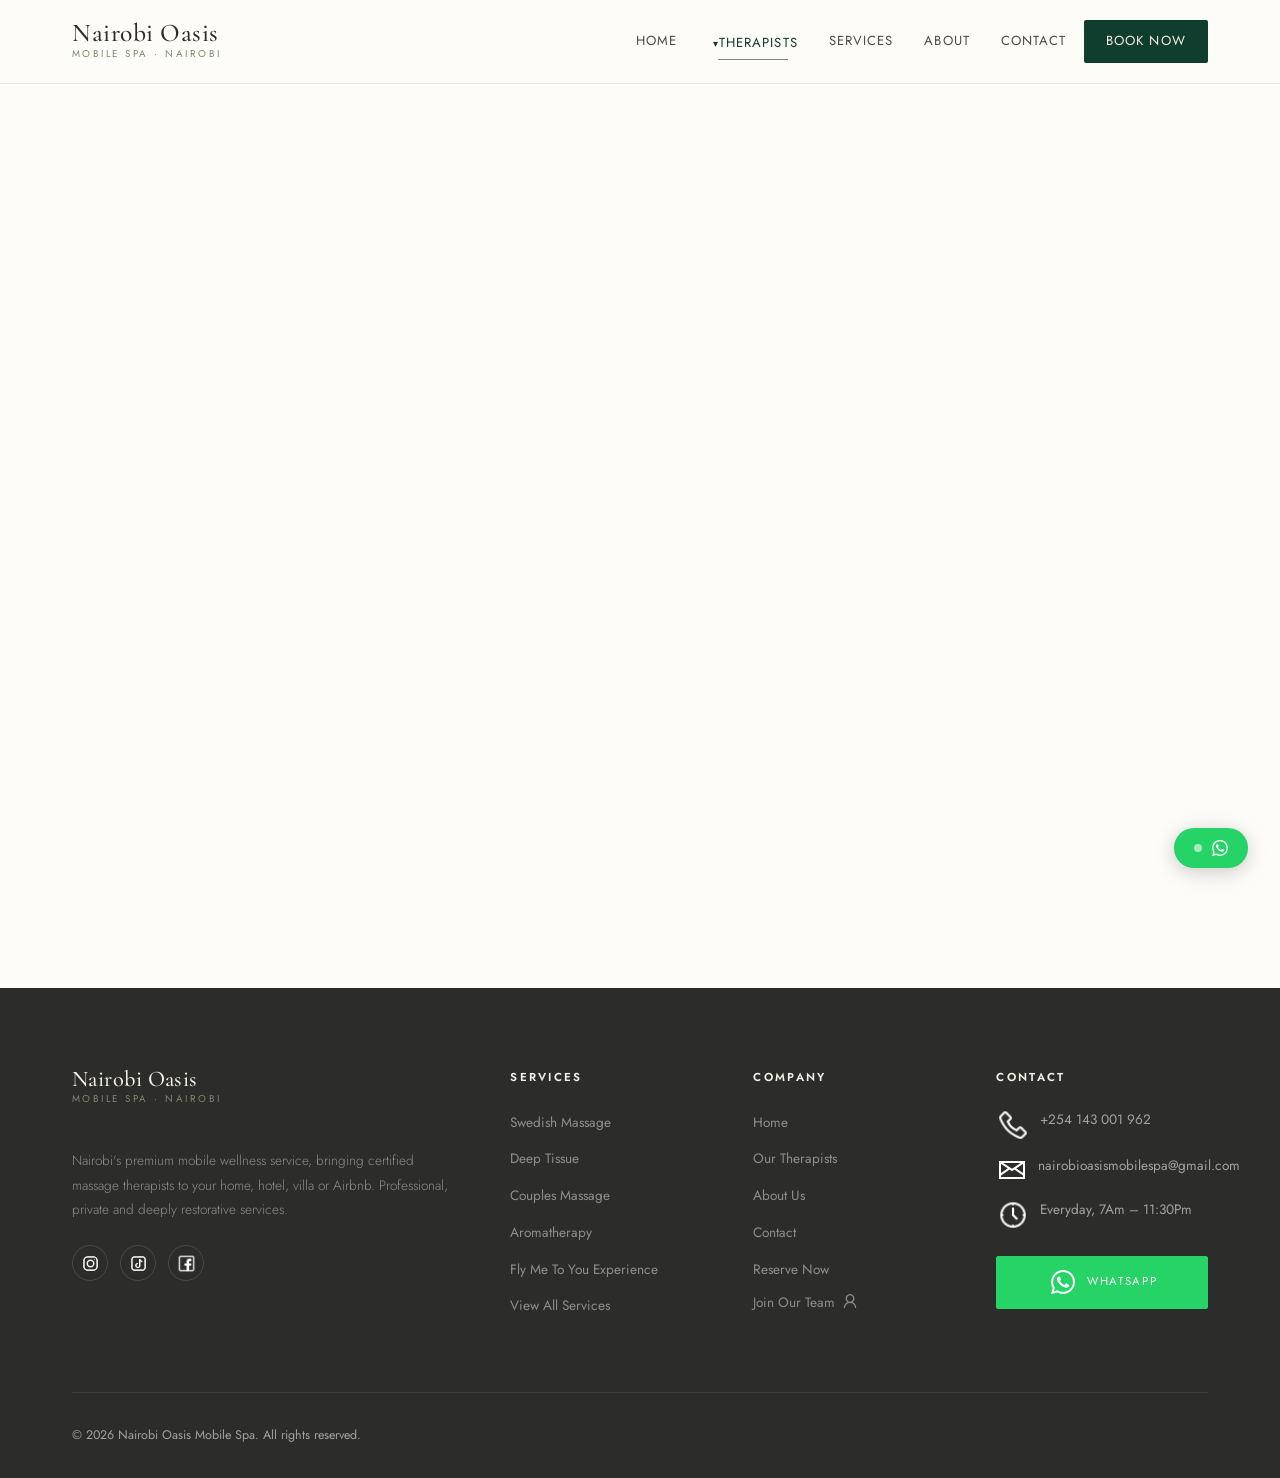
<file: therapist-profile.html>
<!DOCTYPE html>
<html lang="en">
<head>
  <meta charset="UTF-8" />
  <meta name="viewport" content="width=device-width, initial-scale=1.0" />
  <meta name="description" content="View therapist profiles, specialties and ratings, then book your Nairobi Oasis mobile massage session via WhatsApp." />
  <title>Therapist Profile | Nairobi Oasis Mobile Spa</title>
  <link rel="preconnect" href="https://fonts.googleapis.com" />
  <link rel="preconnect" href="https://fonts.gstatic.com" crossorigin />
  <link rel="stylesheet" href="css/style.css" />
  <link rel="icon" type="image/png" href="img/main-logo.png">
</head>
<body>

<!-- NAVIGATION -->
<nav class="nav" id="mainNav" role="navigation" aria-label="Main navigation">
  <div class="container">
    <a href="index.html" class="logo" aria-label="Nairobi Oasis Home">
      <span class="logo-name">Nairobi Oasis</span>
      <span class="logo-tagline">Mobile Spa · Nairobi</span>
    </a>
    <div class="nav-links" role="menubar">
      <a href="index.html" role="menuitem">Home</a>
      <div class="nav-dropdown" role="none">
        <a href="therapists.html" class="active" role="menuitem">Therapists</a>
        <div class="dropdown-menu">
          <a href="therapists.html#female-therapists">Female Therapists</a>
          <a href="therapists.html#male-therapists">Male Therapists</a>
          <a href="therapists.html">All Therapists</a>
        </div>
      </div>
      <a href="services.html" role="menuitem">Services</a>
      <a href="about.html" role="menuitem">About</a>
      <a href="contact.html" role="menuitem">Contact</a>
      <a href="booking.html" class="nav-book-btn" role="menuitem">Book Now</a>
    </div>
    <button class="hamburger" id="hamburger" aria-label="Toggle menu" aria-expanded="false"></button>
  </div>
  <div class="mobile-menu" id="mobileMenu" role="menu">
    <a href="index.html" role="menuitem">Home</a>
    <a href="therapists.html" role="menuitem">Our Therapists</a>
    <a href="services.html" role="menuitem">Services</a>
    <a href="about.html" role="menuitem">About Us</a>
    <a href="index.html#benefits" role="menuitem">Benefits</a>
    <a href="index.html#faq" role="menuitem">FAQs</a>
    <a href="contact.html" role="menuitem">Contact</a>
    <a href="booking.html" role="menuitem" style="color:var(--sage-dark);font-weight:500;">→ Book Now</a>
  </div>
</nav>

<!-- FLOATING BOOKING BUTTONS -->
<div class="float-book" aria-label="Quick booking buttons">
  <a href="https://wa.me/254143001962?text=Hi Nairobi Oasis! I'd like to book a massage." target="_blank" class="float-btn wa" rel="noopener">
    <div class="dot"></div>
    <svg width="16" height="16" viewBox="0 0 24 24" fill="currentColor"><path d="M17.472 14.382c-.297-.149-1.758-.867-2.03-.967-.273-.099-.471-.148-.67.15-.197.297-.767.966-.94 1.164-.173.199-.347.223-.644.075-.297-.15-1.255-.463-2.39-1.475-.883-.788-1.48-1.761-1.653-2.059-.173-.297-.018-.458.13-.606.134-.133.298-.347.446-.52.149-.174.198-.298.298-.497.099-.198.05-.371-.025-.52-.075-.149-.669-1.612-.916-2.207-.242-.579-.487-.5-.669-.51-.173-.008-.371-.01-.57-.01-.198 0-.52.074-.792.372-.272.297-1.04 1.016-1.04 2.479 0 1.462 1.065 2.875 1.213 3.074.149.198 2.096 3.2 5.077 4.487.709.306 1.262.489 1.694.625.712.227 1.36.195 1.871.118.571-.085 1.758-.719 2.006-1.413.248-.694.248-1.289.173-1.413-.074-.124-.272-.198-.57-.347m-5.421 7.403h-.004a9.87 9.87 0 01-5.031-1.378l-.361-.214-3.741.982.998-3.648-.235-.374a9.86 9.86 0 01-1.51-5.26c.001-5.45 4.436-9.884 9.888-9.884 2.64 0 5.122 1.03 6.988 2.898a9.825 9.825 0 012.893 6.994c-.003 5.45-4.437 9.884-9.885 9.884m8.413-18.297A11.815 11.815 0 0012.05 0C5.495 0 .16 5.335.157 11.892c0 2.096.547 4.142 1.588 5.945L.057 24l6.305-1.654a11.882 11.882 0 005.683 1.448h.005c6.554 0 11.89-5.335 11.893-11.893a11.821 11.821 0 00-3.48-8.413Z"/></svg>
  </a>
</div>

<!-- Rendered by js/main.js based on the ?id= query parameter (e.g. therapist-profile.html?id=daisy) -->
<div id="therapist-profile-content"></div>

<!-- FOOTER -->
<footer role="contentinfo">
  <div class="container">
    <div class="footer-grid">
      <div class="footer-brand">
        <div class="logo">
          <span class="logo-name">Nairobi Oasis</span>
          <span class="logo-tagline">Mobile Spa · Nairobi</span>
        </div>
        <p style="margin-top:1.25rem;">Nairobi's premium mobile wellness service, bringing certified massage therapists to your home, hotel, villa or Airbnb. Professional, private and deeply restorative services.</p>
        <div class="social-links">
          <a href="https://www.instagram.com/nairobioasisspa" class="social-link" target="_blank" aria-label="Instagram">
            <img src="icons/instagram.png" alt="Instagram icon">
          </a>
          <a href="https://www.tiktok.com/@nairobioasismobilespa" target="_blank" class="social-link" aria-label="Tiktok">
            <img src="icons/tiktok.png" alt="Tiktok icon">
          </a>
          <a href="https://www.facebook.com/share/14eLEYNdpJy/?mibextid=wwXIfr" target="_blank" class="social-link" aria-label="WhatsApp">
            <img src="icons/facebook.png" alt="Faceook icon">
          </a>
        </div>
      </div>
      <div class="footer-col f-services">
        <h5>Services</h5>
        <ul>
          <li><a href="services.html#swedish">Swedish Massage</a></li>
          <li><a href="services.html#tissue">Deep Tissue</a></li>
          <li><a href="services.html#couple">Couples Massage</a></li>
          <li><a href="services.html#aromatherapy">Aromatherapy</a></li>
          <li><a href="services.html#flymetoyou">Fly Me To You Experience</a></li>
          <li><a href="services.html.">View All Services</a></li>
        </ul>
      </div>
      <div class="footer-col f-company">
        <h5>Company</h5>
        <ul>
          <li><a href="index.html">Home</a></li>
          <li><a href="therapists.html">Our Therapists</a></li>
          <li><a href="about.html">About Us</a></li>
          <li><a href="contact.html">Contact</a></li>
          <li><a href="booking.html">Reserve Now</a></li>
          <li class="team-list"><a href="">Join Our Team</a> <span><img src="icons/profile.png" alt=""></span> </li>
        </ul>
      </div>
      <div class="footer-col f-contact">
        <h5>Contact</h5>
        <div class="footer-contact-item">
          <img src="icons/call.png" class="icon-img" alt="">
          <a href="tel:+254143001962">+254 143 001 962</a>
        </div>
        <div class="footer-contact-item">
          <img src="icons/mail-w.png" class="icon-img" alt="">
          <a href="mailto:hello@nairobioasismobilespa@gmail.com">nairobioasismobilespa@gmail.com</a>
        </div>
        <div class="footer-contact-item">
            <img src="icons/time.png" class="icon-img" alt="">
          <span>Everyday, 7Am – 11:30Pm</span>
        </div>
        <div style="margin-top:1.5rem;display:flex;flex-direction:column;gap:0.5rem;">
          <a href="https://wa.me/254143001962" target="_blank" class="btn btn-wa" style="font-size:0.72rem;padding:0.6rem 1rem;justify-content:center;">
            <img src="icons/whatsapp.png" alt="WhatsApp icon">  WhatsApp</a>
        </div>
      </div>
    </div>
    <div class="footer-bottom">
      <span>© 2026 Nairobi Oasis Mobile Spa. All rights reserved.</span>
      <!-- <div class="footer-bottom-links">
        <a href="#">Privacy Policy</a>
        <a href="#">Terms of Service</a>
        <a href="#">Cookie Policy</a>
      </div> -->
    </div>
  </div>
</footer>

<script src="js/main.js"></script>
</body>
</html>
</file>
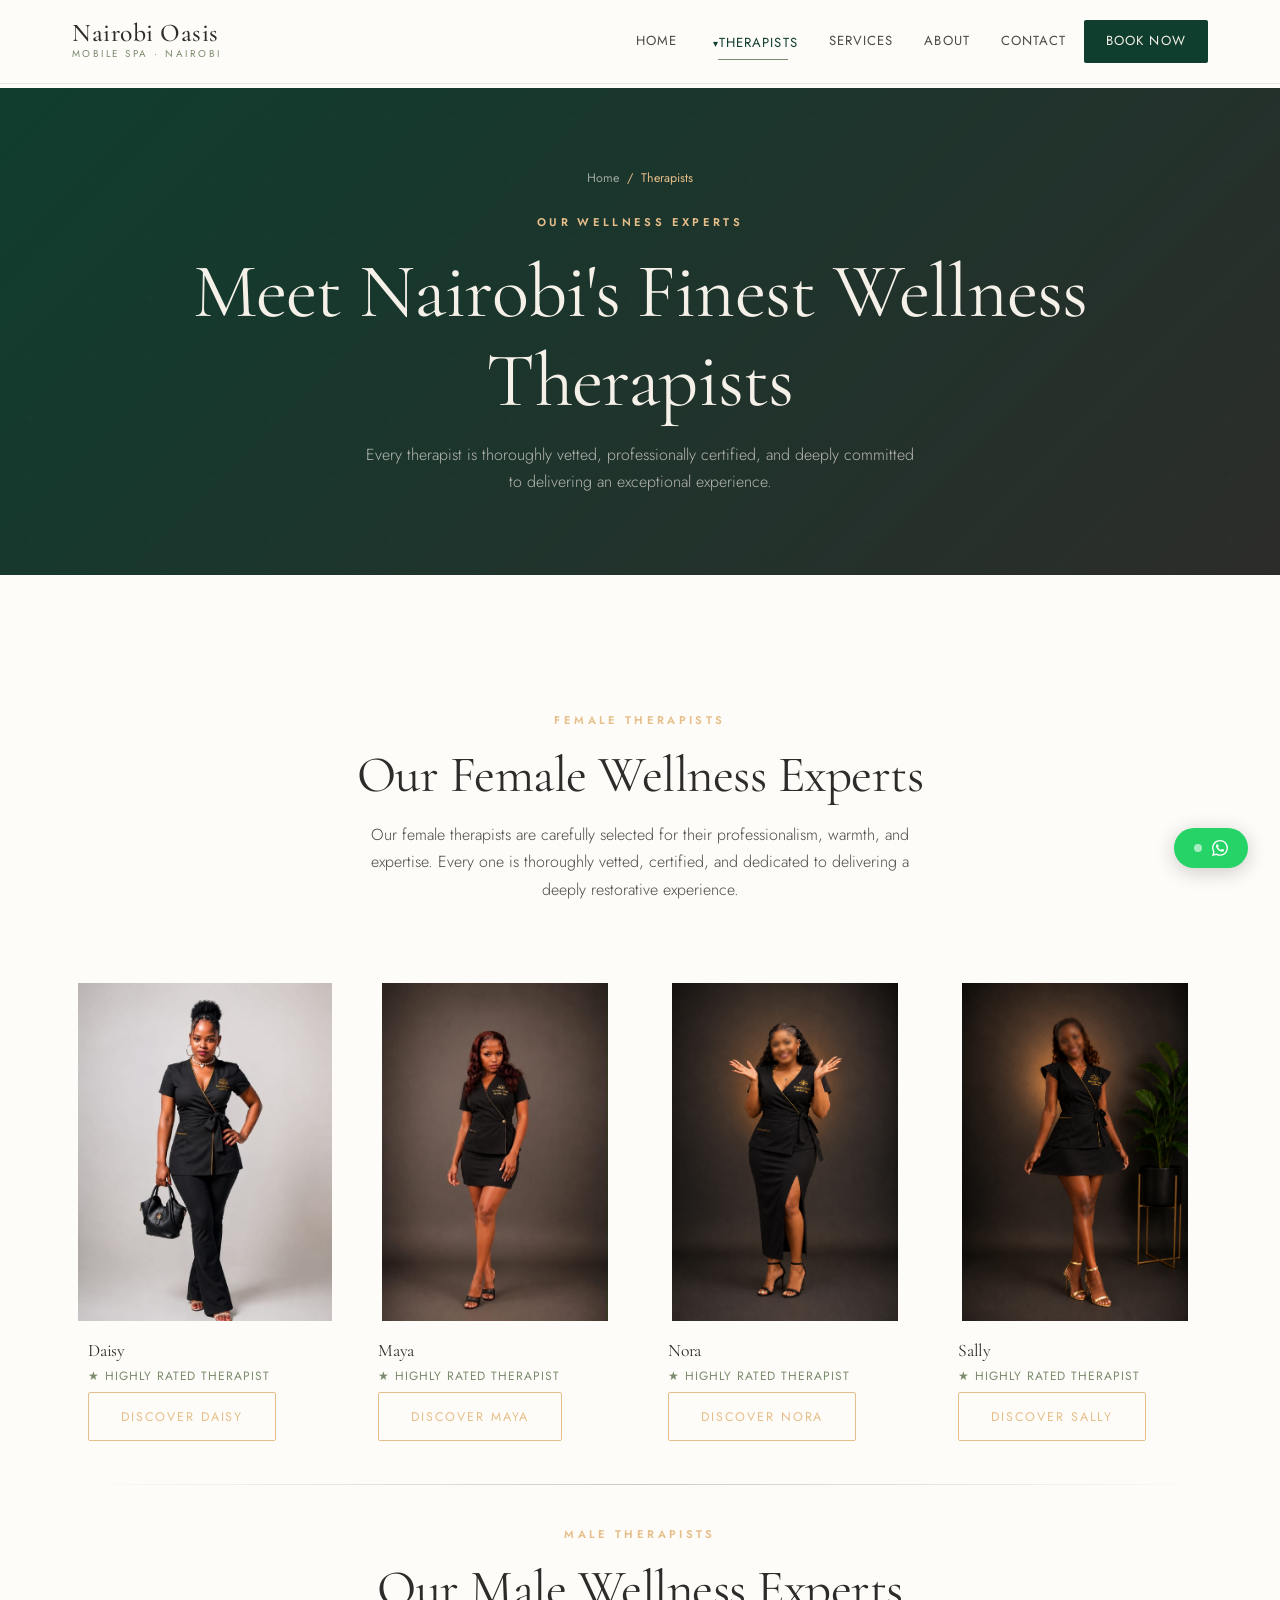
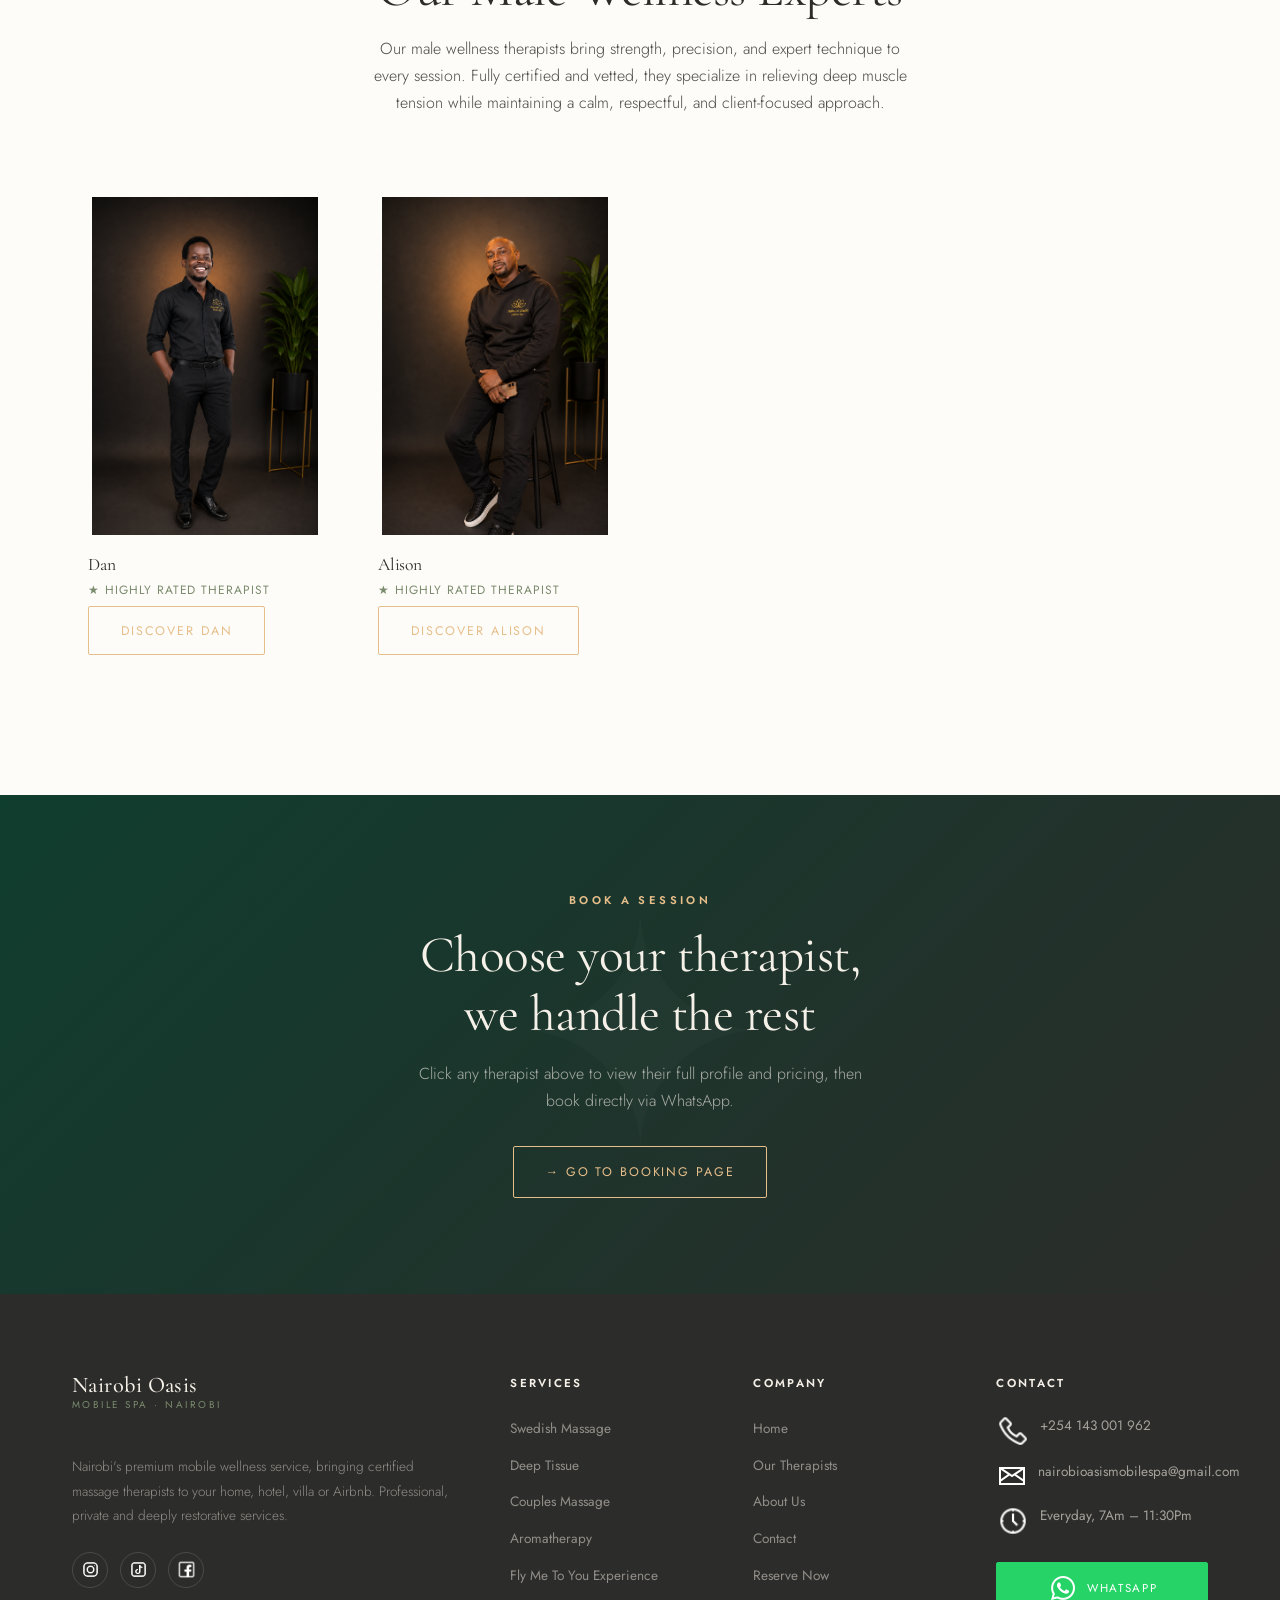
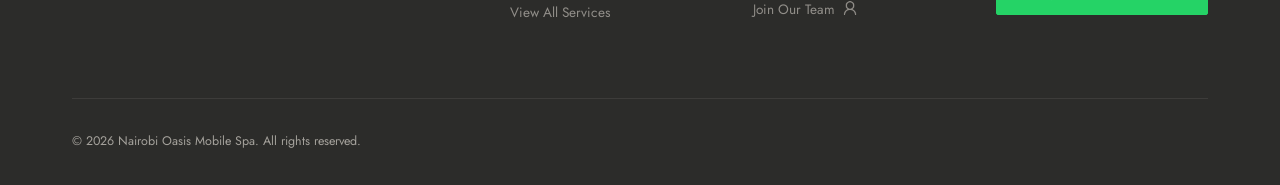
<file: therapists.html>
<!DOCTYPE html>
<html lang="en">
<head>
  <meta charset="UTF-8" />
  <meta name="viewport" content="width=device-width, initial-scale=1.0" />
  <meta name="description" content="Meet Nairobi Oasis's certified mobile massage therapists. Browse female and male wellness experts and book directly via WhatsApp." />
  <title>Our Therapists | Nairobi Oasis Mobile Spa</title>
  <link rel="preconnect" href="https://fonts.googleapis.com" />
  <link rel="preconnect" href="https://fonts.gstatic.com" crossorigin />
  <link rel="stylesheet" href="css/style.css" />
  <link rel="icon" type="image/png" href="img/main-logo.png">
</head>
<body>

<!-- NAVIGATION -->
<nav class="nav" id="mainNav" role="navigation" aria-label="Main navigation">
  <div class="container">
    <a href="index.html" class="logo" aria-label="Nairobi Oasis Home">
      <span class="logo-name">Nairobi Oasis</span>
      <span class="logo-tagline">Mobile Spa · Nairobi</span>
    </a>
    <div class="nav-links" role="menubar">
      <a href="index.html" role="menuitem">Home</a>
      <div class="nav-dropdown" role="none">
        <a href="therapists.html" class="active" role="menuitem">Therapists</a>
        <div class="dropdown-menu">
          <a href="therapists.html#female-therapists">Female Therapists</a>
          <a href="therapists.html#male-therapists">Male Therapists</a>
          <a href="therapists.html">All Therapists</a>
        </div>
      </div>
      <a href="services.html" role="menuitem">Services</a>
      <a href="about.html" role="menuitem">About</a>
      <a href="contact.html" role="menuitem">Contact</a>
      <a href="booking.html" class="nav-book-btn" role="menuitem">Book Now</a>
    </div>
    <button class="hamburger" id="hamburger" aria-label="Toggle menu" aria-expanded="false"></button>
  </div>
  <div class="mobile-menu" id="mobileMenu" role="menu">
    <a href="index.html" role="menuitem">Home</a>
    <a href="therapists.html" role="menuitem">Our Therapists</a>
    <a href="services.html" role="menuitem">Services</a>
    <a href="about.html" role="menuitem">About Us</a>
    <a href="index.html#benefits" role="menuitem">Benefits</a>
    <a href="index.html#faq" role="menuitem">FAQs</a>
    <a href="contact.html" role="menuitem">Contact</a>
    <a href="booking.html" role="menuitem" style="color:var(--sage-dark);font-weight:500;">→ Book Now</a>
  </div>
</nav>

<!-- FLOATING BOOKING BUTTONS -->
<div class="float-book" aria-label="Quick booking buttons">
  <a href="https://wa.me/254143001962?text=Hi Nairobi Oasis! I'd like to book a massage." target="_blank" class="float-btn wa" rel="noopener">
    <div class="dot"></div>
    <svg width="16" height="16" viewBox="0 0 24 24" fill="currentColor"><path d="M17.472 14.382c-.297-.149-1.758-.867-2.03-.967-.273-.099-.471-.148-.67.15-.197.297-.767.966-.94 1.164-.173.199-.347.223-.644.075-.297-.15-1.255-.463-2.39-1.475-.883-.788-1.48-1.761-1.653-2.059-.173-.297-.018-.458.13-.606.134-.133.298-.347.446-.52.149-.174.198-.298.298-.497.099-.198.05-.371-.025-.52-.075-.149-.669-1.612-.916-2.207-.242-.579-.487-.5-.669-.51-.173-.008-.371-.01-.57-.01-.198 0-.52.074-.792.372-.272.297-1.04 1.016-1.04 2.479 0 1.462 1.065 2.875 1.213 3.074.149.198 2.096 3.2 5.077 4.487.709.306 1.262.489 1.694.625.712.227 1.36.195 1.871.118.571-.085 1.758-.719 2.006-1.413.248-.694.248-1.289.173-1.413-.074-.124-.272-.198-.57-.347m-5.421 7.403h-.004a9.87 9.87 0 01-5.031-1.378l-.361-.214-3.741.982.998-3.648-.235-.374a9.86 9.86 0 01-1.51-5.26c.001-5.45 4.436-9.884 9.888-9.884 2.64 0 5.122 1.03 6.988 2.898a9.825 9.825 0 012.893 6.994c-.003 5.45-4.437 9.884-9.885 9.884m8.413-18.297A11.815 11.815 0 0012.05 0C5.495 0 .16 5.335.157 11.892c0 2.096.547 4.142 1.588 5.945L.057 24l6.305-1.654a11.882 11.882 0 005.683 1.448h.005c6.554 0 11.89-5.335 11.893-11.893a11.821 11.821 0 00-3.48-8.413Z"/></svg>
  </a>
</div>

<div class="page-hero">
  <div class="container">
    <nav class="breadcrumb"><a href="index.html">Home</a><span>/</span><span>Therapists</span></nav>
    <p class="eyebrow">Our Wellness Experts</p>
    <h1>Meet Nairobi's Finest Wellness Therapists</h1>
    <p>Every therapist is thoroughly vetted, professionally certified, and deeply committed to delivering an exceptional experience.</p>
  </div>
</div>

<section class="section" style="background:var(--warm-white);">
  <div class="container">
    <!-- Female therapists (stacked) -->
    <div class="therapist-section" id="female-therapists">
      <div class="section-header reveal">
        <p class="eyebrow">Female Therapists</p>
        <h2>Our Female Wellness Experts</h2>
        <P>
          Our female therapists are carefully selected for their professionalism, warmth, and expertise. Every one is thoroughly vetted, certified, and dedicated to delivering a deeply restorative experience.
        </P>
      </div>
      <div class="therapist-page-grid reveal">
        <a href="therapist-profile.html?id=daisy" class="therapist-page-card">
          <div class="therapist-img-placeholder">
            <img src="img/Daisy.jpg" alt="Daisy" class="therapist-img">
          </div>
          <div class="therapist-info">
            <h4>Daisy</h4>
            <div class="specialty">★ Highly Rated Therapist</div>
            <button class="btn-outline btn">Discover Daisy</button>
          </div>
        </a>
        <a href="therapist-profile.html?id=maya" class="therapist-page-card">
          <div class="therapist-img-placeholder">
            <img src="img/Maya-4.jpeg" alt="Maya" class="therapist-img">
          </div>
          <div class="therapist-info">
            <h4>Maya</h4>
            <div class="specialty">★ Highly Rated Therapist</div>
            <button class="btn-outline btn">Discover Maya</button>
          </div>
        </a>
        <a href="therapist-profile.html?id=nora" class="therapist-page-card">
          <div class="therapist-img-placeholder">
            <img src="img/Nora-2.png" alt="Nora" class="therapist-img">
          </div>
          <div class="therapist-info">
            <h4>Nora</h4>
            <div class="specialty">★ Highly Rated Therapist</div>
            <button class="btn-outline btn">Discover Nora</button>
          </div>
        </a>
        <a href="therapist-profile.html?id=sally" class="therapist-page-card">
          <div class="therapist-img-placeholder">
            <img src="img/Sally3.png" alt="Sally" class="therapist-img">
          </div>
          <div class="therapist-info">
            <h4>Sally</h4>
            <div class="specialty">★ Highly Rated Therapist</div>
            <button class="btn-outline btn">Discover Sally</button>
          </div>
        </a>
      </div>
    </div>

    <!-- Male therapists (stacked) -->
    <div class="therapist-section" id="male-therapists">
      <div class="section-header reveal">
        <p class="eyebrow">Male Therapists</p>
        <h2>Our Male Wellness Experts</h2>
        <p>
          Our male wellness therapists bring strength, precision, and expert technique to every session. Fully certified and vetted, they specialize in relieving deep muscle tension while maintaining a calm, respectful, and client-focused approach.
        </p>
      </div>
      <div class="therapist-page-grid reveal">
        <a href="therapist-profile.html?id=dan" class="therapist-page-card">
          <div class="therapist-img-placeholder">
            <img src="img/Dan-2.png" alt="Dan" class="therapist-img">
          </div>
          <div class="therapist-info">
            <h4>Dan</h4>
            <div class="specialty">★ Highly Rated Therapist</div>
            <button class="btn-outline btn">Discover Dan</button>
          </div>
        </a>
        <a href="therapist-profile.html?id=alison" class="therapist-page-card">
          <div class="therapist-img-placeholder">
            <img src="img/Alison-2.png" alt="Alison" class="therapist-img">
          </div>
          <div class="therapist-info">
            <h4>Alison</h4>
            <div class="specialty">★ Highly Rated Therapist</div>
            <button class="btn-outline btn">Discover Alison</button>
          </div>
        </a>
      </div>
    </div>
  </div>
</section>

<section class="booking-cta">
  <div class="container" style="text-align:center;">
    <p class="eyebrow">Book a Session</p>
    <h2>Choose your therapist,<br>we handle the rest</h2>
    <p style="color:rgba(245,240,232,0.65);max-width:450px;margin:1rem auto 2rem;">Click any therapist above to view their full profile and pricing, then book directly via WhatsApp.</p>
    <a href="booking.html" class="btn btn-outline">→ Go to Booking Page</a>
  </div>
</section>

<!-- FOOTER -->
<footer role="contentinfo">
  <div class="container">
    <div class="footer-grid">
      <div class="footer-brand">
        <div class="logo">
          <span class="logo-name">Nairobi Oasis</span>
          <span class="logo-tagline">Mobile Spa · Nairobi</span>
        </div>
        <p style="margin-top:1.25rem;">Nairobi's premium mobile wellness service, bringing certified massage therapists to your home, hotel, villa or Airbnb. Professional, private and deeply restorative services.</p>
        <div class="social-links">
          <a href="https://www.instagram.com/nairobioasisspa" class="social-link" target="_blank" aria-label="Instagram">
            <img src="icons/instagram.png" alt="Instagram icon">
          </a>
          <a href="https://www.tiktok.com/@nairobioasismobilespa" target="_blank" class="social-link" aria-label="Tiktok">
            <img src="icons/tiktok.png" alt="Tiktok icon">
          </a>
          <a href="https://www.facebook.com/share/14eLEYNdpJy/?mibextid=wwXIfr" target="_blank" class="social-link" aria-label="WhatsApp">
            <img src="icons/facebook.png" alt="Faceook icon">
          </a>
        </div>
      </div>
      <div class="footer-col f-services">
        <h5>Services</h5>
        <ul>
          <li><a href="services.html#swedish">Swedish Massage</a></li>
          <li><a href="services.html#tissue">Deep Tissue</a></li>
          <li><a href="services.html#couple">Couples Massage</a></li>
          <li><a href="services.html#aromatherapy">Aromatherapy</a></li>
          <li><a href="services.html#flymetoyou">Fly Me To You Experience</a></li>
          <li><a href="services.html.">View All Services</a></li>
        </ul>
      </div>
      <div class="footer-col f-company">
        <h5>Company</h5>
        <ul>
          <li><a href="index.html">Home</a></li>
          <li><a href="therapists.html">Our Therapists</a></li>
          <li><a href="about.html">About Us</a></li>
          <li><a href="contact.html">Contact</a></li>
          <li><a href="booking.html">Reserve Now</a></li>
          <li class="team-list"><a href="">Join Our Team</a> <span><img src="icons/profile.png" alt=""></span> </li>
        </ul>
      </div>
      <div class="footer-col f-contact">
        <h5>Contact</h5>
        <div class="footer-contact-item">
          <img src="icons/call.png" class="icon-img" alt="">
          <a href="tel:+254143001962">+254 143 001 962</a>
        </div>
        <div class="footer-contact-item">
          <img src="icons/mail-w.png" class="icon-img" alt="">
          <a href="mailto:hello@nairobioasismobilespa@gmail.com">nairobioasismobilespa@gmail.com</a>
        </div>
        <div class="footer-contact-item">
            <img src="icons/time.png" class="icon-img" alt="">
          <span>Everyday, 7Am – 11:30Pm</span>
        </div>
        <div style="margin-top:1.5rem;display:flex;flex-direction:column;gap:0.5rem;">
          <a href="https://wa.me/254143001962" target="_blank" class="btn btn-wa" style="font-size:0.72rem;padding:0.6rem 1rem;justify-content:center;">
            <img src="icons/whatsapp.png" alt="WhatsApp icon">  WhatsApp</a>
        </div>
      </div>
    </div>
    <div class="footer-bottom">
      <span>© 2026 Nairobi Oasis Mobile Spa. All rights reserved.</span>
      <!-- <div class="footer-bottom-links">
        <a href="#">Privacy Policy</a>
        <a href="#">Terms of Service</a>
        <a href="#">Cookie Policy</a>
      </div> -->
    </div>
  </div>
</footer>

<script src="js/main.js"></script>
</body>
</html>
</file>
<file: css/style.css>
@import url("https://fonts.googleapis.com/css2?family=Cormorant+Garamond:ital,wght@0,300;0,400;0,500;0,600;1,300;1,400&family=Jost:wght@300;400;500;600&display=swap");

/* CSS VARIABLES */
:root {
  --cream: #f5f0e8;
  --ivory: #faf8f3;
  --sage: #7a8b6e;
  --sage-light: #a8b89a;
  --sage-dark: #0f3d2e;
  --earth: #E6BE8A;
  --earth-dark: #9e7e58;
  --charcoal: #2c2c2a;
  --charcoal-light: #4a4a47;
  --warm-white: #fefcf8;
  --muted: #8c8a84;
  --border: rgba(122, 139, 110, 0.2);
  --shadow: 0 20px 60px rgba(44, 44, 42, 0.08);
  --shadow-hover: 0 30px 80px rgba(44, 44, 42, 0.15);
  --radius: 2px;
  --transition: all 0.4s cubic-bezier(0.25, 0.46, 0.45, 0.94);
  --font-display: "Cormorant Garamond", Georgia, serif;
  --font-body: "Jost", sans-serif;
  --whatsapp: #25d366;
}

/* RESET & BASE */
*,
*::before,
*::after {
  box-sizing: border-box;
  margin: 0;
  padding: 0;
}

html {
  scroll-behavior: smooth;
  font-size: 16px;
  overflow-x: hidden;
}

body {
  font-family: var(--font-body);
  background: var(--warm-white);
  color: var(--charcoal);
  line-height: 1.7;
  overflow-x: hidden;
  -webkit-font-smoothing: antialiased;
}

body {
    padding-top: 88px;
}

img {
  max-width: 100%;
  height: auto;
  display: block;
}

.hero-video {
  position: absolute;
  inset: 0;
  width: 100%;
  height: 100%;
  object-fit: cover;
}

a {
  text-decoration: none;
  color: inherit;
}

button {
  cursor: pointer;
  border: none;
  background: none;
  font-family: inherit;
}

ul {
  list-style: none;
}

/* TYPOGRAPHY */
h1,
h2,
h3,
h4 {
  font-family: var(--font-display);
  font-weight: 400;
  line-height: 1.15;
  letter-spacing: -0.01em;
}

h1 {
  font-size: clamp(2.8rem, 6vw, 5.5rem);
}

h2 {
  font-size: clamp(2rem, 4vw, 3.5rem);
}

h3 {
  font-size: clamp(1.4rem, 2.5vw, 2rem);
}

h4 {
  font-size: 1.25rem;
}

p {
  font-size: 1rem;
  color: var(--charcoal-light);
  font-weight: 300;
}

.eyebrow {
  font-family: var(--font-body);
  font-size: 0.7rem;
  font-weight: 600;
  letter-spacing: 0.3em;
  text-transform: uppercase;
  color: var(--earth);
}

/* LAYOUT */
.container {
  max-width: 1200px;
  margin: 0 auto;
  padding: 0 2rem;
}

.section {
  padding: 6rem 0;
}

/* NAVIGATION */
.nav {
  background: var(--warm-white);
  padding: 1.25rem 0;
  position: fixed;
  top: 0;
  left: 0;
  width: 100%;
  z-index: 1000;
  border-bottom: 1px solid var(--border);
  transition: transform .3s ease, padding .3s ease, box-shadow .3s ease;
}

.nav.scrolled {
  box-shadow: 0 2px 30px rgba(44, 44, 42, 0.08);
  padding: 0.9rem 0;
}

.nav .container {
  display: flex;
  align-items: center;
  justify-content: space-between;
}

.logo {
  display: flex;
  flex-direction: column;
  gap: 0.05rem;
}

.logo-name {
  font-family: var(--font-display);
  font-size: 1.6rem;
  font-weight: 500;
  color: var(--charcoal);
  letter-spacing: 0.02em;
  line-height: 1;
}

.logo-tagline {
  font-size: 0.62rem;
  letter-spacing: 0.25em;
  text-transform: uppercase;
  color: var(--sage);
  font-weight: 400;
}

.logo img {
  width: 120px;
  height: auto;
}

.nav-links {
  display: flex;
  gap: 0.25rem;
  align-items: center;
}

.nav-links a {
  font-size: 0.82rem;
  font-weight: 400;
  letter-spacing: 0.08em;
  text-transform: uppercase;
  color: var(--charcoal-light);
  padding: 0.5rem 0.85rem;
  border-radius: 2px;
  transition: var(--transition);
  position: relative;
}

.nav-links a:hover,
.nav-links a.active {
  color: var(--sage-dark);
}

.nav-links a::after {
  content: "";
  position: absolute;
  bottom: 0;
  left: 50%;
  width: 0;
  height: 1px;
  background: var(--sage);
  transition: var(--transition);
  transform: translateX(-50%);
}

.nav-links a:hover::after,
.nav-links a.active::after {
  width: 60%;
}

.nav-dropdown {
  position: relative;
}

.nav-dropdown > a::before {
  content: "▾";
  margin-left: 0.3rem;
  font-size: 0.65rem;
}

.dropdown-menu {
  position: absolute;
  top: calc(100% + 0.5rem);
  left: 0;
  background: var(--warm-white);
  border: 1px solid var(--border);
  border-radius: 4px;
  min-width: 210px;
  padding: 0.5rem 0;
  opacity: 0;
  visibility: hidden;
  transform: translateY(-8px);
  transition: var(--transition);
  box-shadow: var(--shadow);
  z-index: 100;
}

.nav-dropdown:hover .dropdown-menu {
  opacity: 1;
  visibility: visible;
  transform: translateY(0);
}

.dropdown-menu a {
  display: block;
  padding: 0.6rem 1.2rem;
  font-size: 0.8rem;
  color: var(--charcoal-light);
  text-transform: none;
  letter-spacing: 0.03em;
}

.dropdown-menu a::after {
  display: none;
}

.dropdown-menu a:hover {
  background: var(--cream);
  color: var(--sage-dark);
}

.nav-book-btn {
  background: var(--sage-dark);
  color: var(--cream) !important;
  padding: 0.65rem 1.4rem !important;
  border-radius: 2px;
  font-weight: 500;
  letter-spacing: 0.12em;
}

.nav-book-btn::after {
  display: none !important;
}

.nav-book-btn:hover {
  background: var(--charcoal) !important;
  color: var(--cream) !important;
}

.hamburger {
  display: none;
  flex-direction: column;
  gap: 5px;
  padding: 4px;
  cursor: pointer;
}

.hamburger span {
  display: block;
  width: 24px;
  height: 1.5px;
  background: var(--charcoal);
  transition: var(--transition);
}

.hamburger.open span:nth-child(1) {
  transform: rotate(45deg) translate(4px, 4px);
}

.hamburger.open span:nth-child(2) {
  opacity: 0;
}

.hamburger.open span:nth-child(3) {
  transform: rotate(-45deg) translate(4px, -4px);
}

.mobile-menu {
  display: none;
  background: var(--warm-white);
  border-top: 1px solid var(--border);
  padding: 1.5rem 2rem;
}

.mobile-menu.open {
  display: block;
}

.mobile-menu a {
  display: block;
  padding: 0.75rem 0;
  font-size: 0.9rem;
  border-bottom: 1px solid var(--border);
  color: var(--charcoal-light);
  letter-spacing: 0.05em;
}

.mobile-menu a:last-child {
  border-bottom: none;
}

/* BUTTONS */
.btn {
  display: inline-flex;
  align-items: center;
  gap: 0.5rem;
  padding: 0.9rem 2rem;
  font-size: 0.78rem;
  font-family: var(--font-body);
  letter-spacing: 0.15em;
  text-transform: uppercase;
  border-radius: var(--radius);
  transition: var(--transition);
  cursor: pointer;
  border: 1.5px solid transparent;
}

.btn-primary {
  background: var(--sage-dark);
  color: var(--cream);
  border-color: var(--sage-dark);
}

.btn-primary:hover {
  background: var(--charcoal);
  border-color: var(--charcoal);
  transform: translateY(-2px);
}

.btn-outline {
  background: transparent;
  color: var(--earth);
  border-color: var(--earth);
}

.btn-outline:hover {
  background: var(--cream);
  color: var(--charcoal);
  border-color: var(--cream);
  transform: translateY(-2px);
}

.btn-cream {
  background: var(--cream);
  color: var(--charcoal);
  border-color: var(--cream);
}

.btn-cream:hover {
  background: var(--warm-white);
  transform: translateY(-2px);
}

.btn-wa {
  background: var(--whatsapp);
  color: #fff;
  border-color: var(--whatsapp);
}

.btn-wa:hover {
  background: #1da851;
  border-color: #1da851;
  transform: translateY(-2px);
}

.btn-group {
  display: flex;
  gap: 1rem;
  flex-wrap: wrap;
  align-items: center;
}

/* HERO */
.hero {
  min-height: 90vh;
  background: linear-gradient(135deg, #2c3a24 0%, #3d4f30 40%, #4d5c42 100%);
  display: grid;
  grid-template-columns: 1fr 1fr;
  align-items: center;
  position: relative;
  overflow: hidden;
}

.hero::before {
  content: "";
  position: absolute;
  inset: 0;
  background: url("data:image/svg+xml,%3Csvg width='60' height='60' viewBox='0 0 60 60' xmlns='http://www.w3.org/2000/svg'%3E%3Cg fill='none' fill-rule='evenodd'%3E%3Cg fill='%237A8B6E' fill-opacity='0.07'%3E%3Ccircle cx='30' cy='30' r='1'/%3E%3C/g%3E%3C/g%3E%3C/svg%3E");
  opacity: 0.5;
}

.hero-content {
  padding: 5rem 0 5rem 0;
  position: relative;
  z-index: 2;
  animation: fadeUp 1s ease both;
}

.hero-content .eyebrow {
  color: var(--earth);
  margin-bottom: 1.5rem;
}

.hero-content h1 {
  color: var(--cream);
  font-weight: 300;
  font-style: italic;
  margin-bottom: 1.5rem;
}

.hero-content h1 em {
  font-style: normal;
  color: var(--earth);
}

.hero-content p {
  color: rgba(245, 240, 232, 0.75);
  font-size: 1.05rem;
  max-width: 500px;
  margin-bottom: 2.5rem;
}

.hero-visual {
  position: relative;
  height: 100%;
  min-height: 90vh;
  overflow: hidden;
}

.hero-img-wrap {
  position: absolute;
  inset: 0;
  background: linear-gradient(to left, transparent 0%, #2c3a24 100%);
  z-index: 1;
}

.hero-visual img {
  width: 100%;
  height: 100%;
  object-fit: cover;
  opacity: 0.6;
}

.hero-scroll {
  position: absolute;
  bottom: 2rem;
  left: 2rem;
  z-index: 10;
  display: flex;
  align-items: center;
  gap: 0.75rem;
  color: rgba(245, 240, 232, 0.5);
  font-size: 0.72rem;
  letter-spacing: 0.2em;
  text-transform: uppercase;
}

.scroll-line {
  width: 40px;
  height: 1px;
  background: rgba(245, 240, 232, 0.3);
  position: relative;
  overflow: hidden;
}
.scroll-line::after {
  content: "";
  position: absolute;
  left: -100%;
  top: 0;
  width: 100%;
  height: 100%;
  background: var(--earth);
  animation: scrollLine 2s ease infinite;
}

@keyframes scrollLine {
  to {
    left: 100%;
  }
}

/* WHY */
.why-choose{
    background: var(--warm-white); 
    text-align:center;
}

.why-choose .container{
    max-width:700px;
}

.why-choose h2{
    margin:1rem 0 3rem;
}

.why-list{
    list-style:none;
    padding:0;
    margin:0;

    display:flex;
    flex-direction:column;
    gap:1.5rem;
}

.why-list li{
    font-size:1.2rem;
    color:var(--text);
    letter-spacing:.03em;
}

.why-list span{
    color:var(--earth);
    margin-right:.5rem;
}

/* INTRO SECTION */
.intro {
  background: var(--cream);
}

.intro .container {
  display: grid;
  grid-template-columns: 1fr 1.4fr;
  gap: 0;
  align-items: center;
}

.intro-visual {
  position: relative;
}

.intro-visual img {
  width: 70%;
  margin-left: 3rem;
}

.intro-text .eyebrow {
  margin-bottom: 1rem;
}

.intro-text h2 {
  margin-bottom: 1.5rem;
}

.intro-text p {
  margin-bottom: 1.5rem;
}

.intro-features {
  display: grid;
  grid-template-columns: 1fr 1fr;
  gap: 1rem;
  margin-bottom: 2.5rem;
}

.feature-tag {
  display: flex;
  align-items: center;
  gap: 0.5rem;
  font-size: 1rem;
  color: var(--charcoal-light);
}

.feature-tag::before {
  content: "✦";
  color: var(--earth);
  font-size: 1rem;
}

/* SERVICES SECTION */
.services {
  background: var(--warm-white);
}

.section-header {
  text-align: center;
  margin-bottom: 4rem;
}

.section-header .eyebrow {
  margin-bottom: 1rem;
}

.section-header p {
  max-width: 550px;
  margin: 1rem auto 0;
}

.services-grid {
  display: grid;
  grid-template-columns: repeat(3, 1fr);
  gap: 1.5rem;
}

.service-card {
  background: var(--warm-white);
  padding: 2.5rem 2rem;
  border-radius: 4px;
  border: 1px solid transparent;
  transition: var(--transition);
  position: relative;
  overflow: hidden;
  cursor: pointer;
}

.service-card::before {
  content: "";
  position: absolute;
  top: 0;
  left: 0;
  width: 100%;
  height: 2px;
  background: var(--earth);
  transform: scaleX(0);
  transform-origin: left;
  transition: var(--transition);
}

.service-card:hover {
  border-color: var(--border);
  box-shadow: var(--shadow);
  transform: translateY(-4px);
}

.service-card:hover::before {
  transform: scaleX(1);
}

.service-icon {
  font-size: 1.8rem;
  margin-bottom: 1.25rem;
}

.service-card h3 {
  font-size: 1.35rem;
  margin-bottom: 0.75rem;
}

.service-card p {
  font-size: 0.88rem;
  margin-bottom: 1.5rem;
}

.service-price {
  font-size: 0.72rem;
  letter-spacing: 0.12em;
  text-transform: uppercase;
  color: var(--sage);
  font-weight: 500;
}

.service-card a {
  display: inline-flex;
  align-items: center;
  gap: 0.4rem;
  font-size: 0.78rem;
  font-weight: 500;
  letter-spacing: 0.1em;
  text-transform: uppercase;
  color: var(--sage-dark);
  margin-top: 1rem;
  transition: var(--transition);
}

.service-card a:hover {
  gap: 0.75rem;
}

.service-card-img {
  padding-bottom: 2rem;
}

.services-slider {
  position: relative;
  display: flex;
  align-items: center;
  gap: 1rem;
}

.slider-btn {
  display: none; 
  flex-shrink: 0;
  width: 44px;
  height: 44px;
  border-radius: 50%;
  background: var(--earth);
  border: 1px solid var(--border);
  font-size: 1.4rem;
  color: var(--warm-white);
  cursor: pointer;
  align-items: center;
  justify-content: center;
  transition: var(--transition);
}

.slider-btn:hover {
  background: var(--earth);
  color: var(--warm-white);
}

.slider-dots {
  display: none;
  justify-content: center;
  gap: 0.5rem;
  margin-top: 1.5rem;
}

.slider-dots span {
  width: 8px;
  height: 8px;
  border-radius: 50%;
  background: var(--border);
  cursor: pointer;
  transition: var(--transition);
}

.slider-dots span.active {
  background: var(--earth);
  width: 20px;
  border-radius: 4px;
}

/* HOW IT WORKS */
.how-it-works {
  background: var(--warm-white);
}

.steps-grid {
  display: grid;
  grid-template-columns: repeat(3, 1fr);
  gap: 3rem;
  counter-reset: step;
}

.step {
  text-align: center;
  position: relative;
  counter-increment: step;
}

.step::before {
  content: counter(step, decimal-leading-zero);
  font-family: var(--font-display);
  font-size: 4rem;
  font-weight: 300;
  color: var(--sage-light);
  opacity: 0.4;
  line-height: 1;
  margin-bottom: 1.5rem;
  display: block;
}

.step-icon {
  width: 60px;
  height: 60px;
  background: var(--earth);
  border-radius: 50%;
  display: flex;
  align-items: center;
  justify-content: center;
  font-size: 1.5rem;
  margin: 0 auto 1rem;
}

.step h3 {
  font-size: 1.25rem;
  margin-bottom: 0.75rem;
}

.step p {
  font-size: 0.9rem;
}

/* THERAPISTS */
.therapists {
  background: var(--cream);
}

.therapist-tabs {
  display: flex;
  gap: 0;
  margin-bottom: 3rem;
  border-bottom: 1px solid var(--border);
}

.tab-btn {
  padding: 0.85rem 2rem;
  font-size: 0.82rem;
  font-weight: 500;
  letter-spacing: 0.12em;
  text-transform: uppercase;
  color: var(--earth);
  border-bottom: 2px solid transparent;
  margin-bottom: -1px;
  transition: var(--transition);
  cursor: pointer;
  background: none;
  border-left: none;
  border-right: none;
  border-top: none;
  font-family: var(--font-body);
}

.tab-btn.active {
  color: var(--earth);
  border-bottom-color: var(--earth);
}

.therapist-grid,
.therapist-page-grid {
  display: grid;
  grid-template-columns: repeat(4, 1fr);
  gap: 1.5rem;
}

.therapist-card,
.therapist-page-card {
  border-radius: 4px;
  overflow: hidden;
  transition: var(--transition);
  text-decoration: none;
  color: inherit;
  display: block;
}

.therapist-card:hover {
  transform: translateY(-6px);
  box-shadow: var(--shadow-hover);
}

.therapist-section {
  position: relative;
  padding: 1.5rem 0;
}

#therapist-profile-content {
  min-height: 100vh;
    opacity: 0;
    transform: translateY(15px);
    transition: opacity 0.4s ease, transform 0.4s ease;
}

#therapist-profile-content.loaded {
    opacity: 1;
    transform: translateY(0);
}
.therapist-section::after {
  content: "";
  position: absolute;
  left: 0;
  bottom: 0;
  height: 1px;
  width: 100%;
  background: linear-gradient(
    to right,
    transparent,
    rgba(0, 0, 0, 0.2),
    transparent
  );
}

.therapist-section:last-child::after {
  display: none;
  margin: 0;
}

.therapist-img {
  aspect-ratio: 3/4;
  object-fit: contain;
  padding-top: 1rem;
}

.therapist-img-placeholder {
  width: 100%;
  display: flex;
  align-items: center;
  justify-content: center;
}

.therapist-info {
  padding: 1.25rem 1rem;
}

.therapist-info h4 {
  font-size: 1.1rem;
  font-family: var(--font-display);
  margin-bottom: 0.25rem;
}

.therapist-info .specialty {
  font-size: 0.75rem;
  margin-bottom: .4rem;
  color: var(--sage);
  letter-spacing: 0.08em;
  text-transform: uppercase;
}

.therapist-info .rating {
  font-size: 0.75rem;
  color: var(--earth);
}

.view-btn {
  background: var(--sage-dark);
  color: var(--cream) !important;
  padding: 0.65rem 1.4rem !important;
  margin-top: 1rem;
  border-radius: 2px;
  font-weight: 500;
  letter-spacing: 0.12em;
}

.tab-content {
  display: none;
}

.tab-content.active {
  display: block;
}

.carousel-wrapper {
  position: relative;
}

.carousel-btn {
  display: none;
}

.carousel-dots {
  display: none;
  justify-content: center;
  gap: 0.5rem;
  margin-top: 1.5rem;
}

.carousel-dots span {
  width: 8px;
  height: 8px;
  border-radius: 50%;
  background: var(--border);
  cursor: pointer;
  transition: var(--transition);
}

.carousel-dots span.active {
  background: var(--earth);
  width: 20px;
  border-radius: 4px;
}

/*  Benefits */

.benefits{
    background: var(--warm-white);
}

.section-heading{
    text-align:center;
    max-width:700px;
    margin:0 auto 4rem;
}

.section-heading h2{
    margin-bottom:1rem;
}

/* Main Grid */

.benefits-grid{
    display:grid;
    grid-template-columns:repeat(3,1fr);
    gap:1.5rem;
}

.benefit-card{
    background:#fff;
    border-radius:18px;
    padding:2rem;
    text-align:left;
    box-shadow:0 8px 25px rgba(0,0,0,.05);
    transition:.3s ease;
}

.benefit-card:hover{
    transform:translateY(-6px);
    box-shadow:0 18px 40px rgba(0,0,0,.08);
}

.benefit-card img{
    width:58px;
    height:58px;
    margin-bottom:1.25rem;
}

.benefit-card h3{
    margin-bottom:.75rem;
    font-size:1.15rem;
    font-weight: bold;
}

.benefit-card p{
    color:var(--text-light);
    line-height:1.7;
}

/* Additional Benefits */

.additional-benefits{
  max-width: 866px;
    margin: 0 auto;
    margin-top:4rem;
    background:#fff;
    padding:2.5rem 4rem;
    border-radius:20px;
    box-shadow:0 8px 25px rgba(0,0,0,.05);
}

.additional-benefits h3{
    text-align:center;
    margin-bottom:2rem;
}

.additional-grid{
    display:grid;
    grid-template-columns:repeat(2,1fr);
    gap:1rem 2rem;
    list-style: circle;
}

.additional-grid div{
    display:flex;
    align-items:center;
    gap:.75rem;
    font-weight:500;
}


/* TESTIMONIALS */
.testimonials {
  background: var(--cream);
}

.testimonials-viewport {
  overflow: hidden;
  position: relative;
  touch-action: pan-y;
  user-select: none;
  -webkit-user-select: none;
}

.testimonials-track {
  display: flex;
  gap: 1.5rem;
  transition: transform 0.6s ease;
  cursor: grab;
}

.testimonials-track:active {
  cursor: grabbing;
}

.testimonial-card {
  flex: 0 0 calc((100% - 3rem) / 3); /* 3 visible, accounting for 2 gaps of 1.5rem */
  background: var(--warm-white);
  padding: 2.5rem;
  border-radius: 4px;
  border: 1px solid var(--border);
  position: relative;
}

.testimonial-card::before {
  content: '"';
  font-family: var(--font-display);
  font-size: 5rem;
  color: var(--sage-light);
  opacity: 0.4;
  position: absolute;
  top: 1rem;
  right: 1.5rem;
  line-height: 1;
}

.testimonial-card .stars {
  display: flex;
  align-items: center;
  gap: 0.4rem;
  color: var(--earth);
  font-size: 0.85rem;
  margin-bottom: 1rem;
}

.testimonial-card .stars .rating {
  font-weight: 500;
}

.testimonial-card p {
  font-size: 0.92rem;
  font-style: italic;
  margin-bottom: 1.5rem;
  height: 120px;
}

.reviewer {
  display: flex;
  align-items: center;
  gap: 0.75rem;
}

.reviewer-avatar {
  width: 40px;
  height: 40px;
  border-radius: 50%;
  background: var(--earth);
  display: flex;
  align-items: center;
  justify-content: center;
  font-size: 1.1rem;
  color: var(--warm-white);
  flex-shrink: 0;
}

.reviewer-name {
  font-size: 0.85rem;
  font-weight: 500;
}

.reviewer-loc {
  font-size: 0.75rem;
  color: var(--muted);
}

.testimonial-dots {
  display: flex;
  justify-content: center;
  gap: 0.5rem;
  margin-top: 2rem;
}

.testimonial-dots span {
  width: 8px;
  height: 8px;
  border-radius: 50%;
  background: var(--border);
  cursor: pointer;
  transition: var(--transition);
}

.testimonial-dots span.active {
  background: var(--earth);
  width: 20px;
  border-radius: 4px;
}

/* BOOKING CTA */
.booking-cta {
  background: linear-gradient(
    135deg,
    var(--sage-dark) 0%,
    var(--charcoal) 100%
  );
  padding: 6rem 0;
  text-align: center;
  position: relative;
  overflow: hidden;
}

.booking-cta::before {
  content: "✦";
  position: absolute;
  font-size: 20rem;
  color: rgba(255, 255, 255, 0.02);
  top: 50%;
  left: 50%;
  transform: translate(-50%, -50%);
  font-family: var(--font-display);
  pointer-events: none;
}

.booking-cta .eyebrow {
  color: var(--earth);
  margin-bottom: 1rem;
}

.booking-cta h2 {
  color: var(--cream);
  margin-bottom: 1rem;
}

.booking-cta p {
  color: rgba(245, 240, 232, 0.65);
  max-width: 500px;
  margin: 0 auto 2.5rem;
}

.booking-methods {
  display: flex;
  gap: 1rem;
  justify-content: center;
  flex-wrap: wrap;
  margin-top: 2rem;
}

.booking-method-card {
  background: rgba(245, 240, 232, 0.08);
  border: 1px solid rgba(245, 240, 232, 0.15);
  border-radius: 4px;
  padding: 1.5rem 2rem;
  text-align: center;
  min-width: 250px;
  transition: var(--transition);
  cursor: pointer;
}

.booking-method-card:hover {
  background: rgba(245, 240, 232, 0.15);
  transform: translateY(-4px);
}

.booking-method-card .method-icon {
  font-size: 2rem;
  margin-bottom: 0.75rem;
}

.booking-method-card .method-name {
  color: var(--cream);
  font-size: 0.82rem;
  letter-spacing: 0.12em;
  text-transform: uppercase;
  font-weight: 500;
}

.method-icon {
  width: 60px;
  height: 60px;
  display: flex;
  align-items: center;
  justify-content: center;
  font-size: 1.5rem;
  background: var(--sage-light);
  border-radius: 50%;
  margin: 0px auto 1rem;
}

/* FOOTER */
footer {
  background: var(--charcoal);
  padding: 5rem 0 2rem;
  color: rgba(245, 240, 232, 0.6);
}

.footer-grid {
  display: grid;
  grid-template-columns: 2fr 1fr 1fr 1fr;
  gap: 3rem;
  margin-bottom: 4rem;
}

.footer-brand .logo-name {
  color: var(--cream);
  font-size: 1.4rem;
}

.footer-brand .logo-tagline {
  margin-bottom: 1.25rem;
}

.footer-brand p {
  font-size: 0.85rem;
  line-height: 1.8;
  margin-bottom: 1.5rem;
  color: rgba(245, 240, 232, 0.5);
}

.social-links {
  display: flex;
  gap: 0.75rem;
}

.social-link {
  width: 36px;
  height: 36px;
  border: 1px solid rgba(245, 240, 232, 0.15);
  border-radius: 50%;
  display: flex;
  align-items: center;
  justify-content: center;
  font-size: 0.85rem;
  transition: var(--transition);
  color: rgba(245, 240, 232, 0.5);
}

.social-link:hover {
  border-color: var(--earth);
  color: var(--earth);
}

.social-link img {
  width: 21px;
}

.icon-img {
  width: 34px;
}

.footer-col h5 {
  font-family: var(--font-body);
  font-size: 0.72rem;
  font-weight: 600;
  letter-spacing: 0.2em;
  text-transform: uppercase;
  color: var(--cream);
  margin-bottom: 1.25rem;
}

.team-list {
  display: flex;
}

.footer-col ul li {
  margin-bottom: 0.6rem;
  gap: 5px;
}

.footer-col ul li a {
  font-size: 0.85rem;
  transition: var(--transition);
  color: #f5f0e880;
}

.footer-col ul li img {
  width: 20px;
}

.footer-col ul li a:hover {
  color: var(--earth);
}

.footer-contact-item {
  display: flex;
  align-items: flex-start;
  gap: 0.6rem;
  margin-bottom: 0.75rem;
  font-size: 0.85rem;
}

.footer-contact-item .icon {
  color: var(--ivory);
  font-size: 0.9rem;
  margin-top: 0.05rem;
}

.footer-bottom {
  border-top: 1px solid rgba(245, 240, 232, 0.08);
  padding-top: 2rem;
  display: flex;
  justify-content: space-between;
  align-items: center;
  flex-wrap: wrap;
  gap: 1rem;
  font-size: 0.78rem;
}

.footer-bottom-links {
  display: flex;
  gap: 1.5rem;
}

.footer-bottom-links a {
  transition: var(--transition);
}

.footer-bottom-links a:hover {
  color: var(--earth);
}

/* PAGE HERO (inner pages) */
.page-hero {
  background: linear-gradient(
    135deg,
    var(--sage-dark) 0%,
    var(--charcoal) 100%
  );
  padding: 5rem 0;
  text-align: center;
  position: relative;
  overflow: hidden;
}

.page-hero::before {
  content: "";
  position: absolute;
  inset: 0;
  background: url("data:image/svg+xml,%3Csvg width='60' height='60' viewBox='0 0 60 60' xmlns='http://www.w3.org/2000/svg'%3E%3Cg fill='none' fill-rule='evenodd'%3E%3Cg fill='%237A8B6E' fill-opacity='0.07'%3E%3Ccircle cx='30' cy='30' r='1'/%3E%3C/g%3E%3C/g%3E%3C/svg%3E");
}

.page-hero .container {
  position: relative;
  z-index: 1;
}

.page-hero .eyebrow {
  color: var(--earth);
  margin-bottom: 1rem;
}

.page-hero h1 {
  color: var(--cream);
  margin-bottom: 1rem;
}

.page-hero p {
  color: rgba(245, 240, 232, 0.7);
  max-width: 550px;
  margin: 0 auto;
}

.breadcrumb {
  display: flex;
  justify-content: center;
  gap: 0.5rem;
  font-size: 0.78rem;
  color: rgba(245, 240, 232, 0.4);
  margin-bottom: 1.5rem;
}

.breadcrumb a {
  color: rgba(245, 240, 232, 0.6);
  transition: var(--transition);
}

.breadcrumb a:hover {
  color: var(--earth);
}

.breadcrumb span {
  color: var(--earth);
}

/* CONTACT PAGE */
.contact-grid {
  display: grid;
  grid-template-columns: 1fr 1.5fr;
  gap: 5rem;
  align-items: start;
}

.contact-info h3 {
  margin-bottom: 1.5rem;
}

.contact-info p {
  margin-bottom: 2rem;
}

.contact-items {
  display: flex;
  flex-direction: column;
  gap: 1.5rem;
  margin-bottom: 2.5rem;
}

.contact-item {
  display: flex;
  align-items: flex-start;
  gap: 1rem;
}

.contact-item-icon {
  width: 44px;
  height: 44px;
  background: var(--earth);
  border-radius: 50%;
  display: flex;
  align-items: center;
  justify-content: center;
  font-size: 1.1rem;
  flex-shrink: 0;
}

.contact-item-icon img {
  width: 60%;
}

.contact-item-text h5 {
  font-size: 0.78rem;
  font-weight: 600;
  letter-spacing: 0.12em;
  text-transform: uppercase;
  color: var(--sage);
  margin-bottom: 0.25rem;
  font-family: var(--font-body);
}

.contact-item-text p {
  font-size: 0.9rem;
  margin: 0;
}

.contact-quick-btns {
  display: flex;
  flex-direction: column;
  gap: 0.75rem;
}

.contact-quick-btn {
  display: flex;
  align-items: center;
  gap: 0.75rem;
  padding: 1rem 1.5rem;
  border-radius: 4px;
  font-size: 0.85rem;
  font-weight: 500;
  transition: var(--transition);
  text-decoration: none;
}

.contact-quick-btn.wa {
  background: rgba(37, 211, 102, 0.1);
  color: #1a8a44;
  border: 1px solid rgba(37, 211, 102, 0.2);
}

.contact-quick-btn.wa:hover {
  background: var(--whatsapp);
  color: #fff;
}

/* FORM */
.form-card {
  background: var(--cream);
  padding: 3rem;
  border-radius: 4px;
  border: 1px solid var(--border);
}

.form-card h3 {
  margin-bottom: 0.5rem;
}

.form-card > p {
  margin-bottom: 2rem;
  font-size: 0.9rem;
}

.form-group {
  margin-bottom: 1.5rem;
}

.form-row {
  display: grid;
  grid-template-columns: 1fr 1fr;
  gap: 1.5rem;
}

.form-group label {
  display: block;
  font-size: 0.72rem;
  font-weight: 600;
  letter-spacing: 0.12em;
  text-transform: uppercase;
  color: var(--charcoal);
  margin-bottom: 0.5rem;
}

.form-group input,
.form-group select,
.form-group textarea {
  width: 100%;
  padding: 0.85rem 1rem;
  background: var(--warm-white);
  border: 1px solid var(--border);
  border-radius: 2px;
  font-family: var(--font-body);
  font-size: 0.9rem;
  color: var(--charcoal);
  transition: var(--transition);
  outline: none;
}

.form-group input:focus,
.form-group select:focus,
.form-group textarea:focus {
  border-color: var(--sage);
  box-shadow: 0 0 0 3px rgba(122, 139, 110, 0.1);
}

.form-group textarea {
  resize: vertical;
  min-height: 120px;
}

.form-group select {
  appearance: none;
  cursor: pointer;
  background-image: url("data:image/svg+xml,%3Csvg xmlns='http://www.w3.org/2000/svg' width='12' height='8' viewBox='0 0 12 8'%3E%3Cpath fill='%234A4A47' d='M6 8L0 0h12z'/%3E%3C/svg%3E");
  background-repeat: no-repeat;
  background-position: right 1rem center;
}

.form-submit {
  width: 100%;
  justify-content: center;
}

/* ABOUT PAGE */
.about-intro .container {
  display: grid;
  grid-template-columns: 1fr 1fr;
  gap: 6rem;
  align-items: center;
}

.about-image-stack {
  position: relative;
}

.about-img-main {
  width: 100%;
  border-radius: 4px;
  aspect-ratio: 4/5;
  object-fit: cover;
}

.about-img {
  width: 100%;
  height: 100%;
  object-fit: cover;
  object-position: center;
  display: block;
}

.about-values {
  display: grid;
  grid-template-columns: repeat(3, 1fr);
  gap: 2rem;
  margin-top: 2rem;
}

.value-card {
  background: var(--warm-white);
  padding: 2rem;
  border-radius: 4px;
  border: 1px solid var(--border);
  text-align: center;
}

.value-icon {
  width: 50px;
  height: 50px;
  background: var(--earth);
  border-radius: 50%;
  display: flex;
  align-items: center;
  justify-content: center;
  font-size: 1.2rem;
  margin: 0 auto 1rem;
}

.value-card h4 {
  margin-bottom: 0.5rem;
  font-size: 1.1rem;
}

.value-card p {
  font-size: 0.85rem;
}

.strength-grid {
  display: grid;
  grid-template-columns: repeat(4, 1fr);
  gap: 1rem;
}

.strength-card {
  text-align: center;
  background: var(--warm-white);
  padding: 2.5rem 2rem;
  border-radius: 4px;
  border: 1px solid var(--border);
}

.strength-card .role {
  font-size: 0.78rem;
  color: var(--sage-dark);
  letter-spacing: 0.1em;
  text-transform: uppercase;
  margin-bottom: 0.75rem;
}

.strength-card p {
  font-size: 0.85rem;
}

/* BOOKING PAGE */
.booking-options {
  gap: 2rem;
  max-width: 700px;
  margin: 3rem auto 0;
}

.booking-option-card {
  background: var(--warm-white);
  border: 1px solid var(--border);
  border-radius: 4px;
  padding: 3rem 2rem;
  text-align: center;
  transition: var(--transition);
  cursor: pointer;
  text-decoration: none;
  display: block;
  color: inherit;
}

.booking-option-card:hover {
  transform: translateY(-6px);
  box-shadow: var(--shadow-hover);
}

.booking-option-card .icon {
  width: 60px;
  height: 60px;
  background: var(--sage-light);
  border-radius: 50%;
  display: flex;
  align-items: center;
  justify-content: center;
  font-size: 1.5rem;
  margin: 0 auto 1rem;
}

.booking-option-card h3 {
  font-size: 1.4rem;
  margin-bottom: 0.75rem;
}

.booking-option-card p {
  font-size: 0.9rem;
  margin-bottom: 1.5rem;
}

.booking-option-card .option-btn {
  display: inline-flex;
  align-items: center;
  gap: 0.5rem;
  padding: 0.75rem 1.5rem;
  border-radius: 2px;
  font-size: 0.78rem;
  font-weight: 500;
  letter-spacing: 0.12em;
  text-transform: uppercase;
  color: #fff;
  transition: var(--transition);
}

.booking-option-card.wa-card {
  border-top: 3px solid var(--whatsapp);
}

.booking-option-card.wa-card .option-btn {
  background: var(--whatsapp);
}

.booking-steps-section {
  background: var(--cream);
}

.booking-steps {
  display: grid;
  grid-template-columns: repeat(3, 1fr);
  gap: 2rem;
  counter-reset: bstep;
}

.booking-step {
  text-align: center;
  counter-increment: bstep;
}

.booking-step::before {
  content: counter(bstep);
  display: inline-flex;
  align-items: center;
  justify-content: center;
  width: 44px;
  height: 44px;
  background: var(--earth);
  color: var(--cream);
  border-radius: 50%;
  font-size: 0.9rem;
  font-weight: 500;
  margin-bottom: 1rem;
}

.booking-step h4 {
  margin-bottom: 0.5rem;
}

.booking-step p {
  font-size: 0.85rem;
}

.faq {
  background-color: var(--cream);
}

.faq-list {
  max-width: 750px;
  margin: 0 auto;
}

.faq-item {
  border-bottom: 1px solid var(--border);
  padding: 1.5rem 0;
}

.faq-q {
  display: flex;
  justify-content: space-between;
  align-items: center;
  cursor: pointer;
  gap: 1rem;
}

.faq-q h4 {
  font-size: 1rem;
  font-family: var(--font-body);
  font-weight: 500;
}

.faq-toggle {
  width: 28px;
  height: 28px;
  border-radius: 50%;
  border: 1px solid var(--border);
  display: flex;
  align-items: center;
  justify-content: center;
  font-size: 1.1rem;
  color: var(--sage-dark);
  flex-shrink: 0;
  transition: var(--transition);
}

.faq-item.open .faq-toggle {
  transform: rotate(45deg);
  background: var(--earth);
  color: var(--cream);
  border-color: var(--earth);
}

.faq-a {
  max-height: 0;
  overflow: hidden;
  transition:
    max-height 0.4s ease,
    padding 0.3s ease;
}

.faq-item.open .faq-a {
  max-height: 200px;
  padding-top: 1rem;
}

.faq-a p {
  font-size: 0.9rem;
}

/* THERAPIST PROFILE PAGE */
.therapist-profile-grid {
  display: grid;
  grid-template-columns: 1fr 2fr;
  gap: 4rem;
  align-items: start;
}

.therapist-profile-img {
  position: sticky;
  top: 100px;
}
.therapist-profile-img img {
  width: 100%;
  border-radius: 4px;
  object-fit: contain;
  aspect-ratio: 3/4;
}

.therapist-profile-img-placeholder {
  width: 100%;
  aspect-ratio: 3/4;
  border-radius: 4px;
  display: flex;
  align-items: center;
  justify-content: center;
  font-size: 5rem;
  color: var(--warm-white);
}

.therapist-profile-img-placeholder img {
  width: 100%;
  height: 100%;
  object-fit: contain;
}

.profile-gallery {
  position: relative;
  width: 100%;
  aspect-ratio: 3 / 4;
  overflow: hidden;
  border-radius: 4px;
}

.profile-gallery img {
  width: 100%;
  height: 100%;
  object-fit: cover;
  position: absolute;
  inset: 0;
  opacity: 0;
  transition: opacity 0.5s ease;

}
.profile-gallery img.active {
  opacity: 1;
  position: relative;
}

.profile-gallery img:not(.active) {
  pointer-events: none;
}

.profile-badge-row img {
  width: 16px;
  height: 16px;
  margin-right: 0.5rem;
}

.reserve-btn {
  display: inline-flex;
  align-items: center;
  justify-content: center;
  margin-top: 1rem;
  width: 100%;
}

.profile-badge {
  background: var(--cream);
  border: 1px solid var(--border);
  border-radius: 4px;
  padding: 1.5rem;
  margin-top: 1.5rem;
}

.profile-badge-row {
  display: flex;
  justify-content: space-between;
  align-items: center;
  padding: 0.5rem 0;
  border-bottom: 1px solid var(--border);
  font-size: 0.85rem;
}

.profile-badge-row:last-child {
  border-bottom: none;
}

.profile-badge-row span:first-child {
  color: var(--muted);
  font-size: 0.78rem;
  text-transform: uppercase;
  letter-spacing: 0.08em;
}

.profile-badge-row span:last-child {
  font-weight: 500;
  color: var(--charcoal);
}

.therapist-profile-info .eyebrow {
  margin-bottom: 0.75rem;
}

.therapist-profile-info h1 {
  font-size: clamp(2rem, 4vw, 3rem);
  margin-bottom: 0.5rem;
}

.therapist-profile-info .tagline {
  font-size: 1.1rem;
  color: var(--sage);
  font-style: italic;
  font-family: var(--font-display);
  margin-bottom: 2rem;
}

.profile-specialties {
  display: flex;
  flex-wrap: wrap;
  gap: 0.5rem;
  margin-bottom: 2rem;
}

.rating {
  display: inline-flex;
  align-items: center;
  gap: 6px;
}

.rating img {
  width: 20px;
}

.specialty-tag {
  background: var(--cream);
  border: 1px solid var(--border);
  border-radius: 20px;
  padding: 0.35rem 1rem;
  font-size: 0.78rem;
  color: var(--charcoal-light);
  display: inline-flex;
  align-items: center;
  gap: 6px;
}

.specialty-icon {
  width: 15px;
  height: 15px;
}

.profile-bio {
  margin-bottom: 2.5rem;
}

.profile-bio p {
  font-size: 0.95rem;
  margin-bottom: 1rem;
}

.profile-services-list {
  margin-bottom: 2.5rem;
}

.profile-service-item {
  display: flex;
  justify-content: space-between;
  align-items: center;
  padding: 1rem 0;
  border-bottom: 1px solid var(--border);
}

.profile-service-item:first-child {
  border-top: 1px solid var(--border);
}

.profile-service-name {
  font-size: 0.9rem;
  font-weight: 500;
}

.profile-book-btns {
  display: flex;
  gap: 1rem;
  flex-wrap: wrap;
}

/* SERVICES PAGE */
.services-full-grid {
  display: grid;
  grid-template-columns: repeat(2, 1fr);
  gap: 2rem;
}

.service-full-card {
  background: var(--cream);
  border-radius: 4px;
  overflow: hidden;
  border: 1px solid var(--border);
  display: grid;
  grid-template-columns: 1fr 2fr;
  transition: var(--transition);
}

.service-full-card:hover {
  box-shadow: var(--shadow);
  transform: translateY(-3px);
}

.service-full-img img {
  width: 100%;
  height: 100%;
  object-fit: cover;
}

.service-full-content {
  padding: 2rem;
}

.service-full-content h3 {
  font-size: 1.35rem;
  margin-bottom: 0.5rem;
  text-transform: uppercase;
}

.service-full-content p {
  font-size: 0.88rem;
  margin-bottom: 1rem;
}

.service-price-range {
  font-size: 1rem;
  color: var(--charcoal);
  margin-bottom: 1rem;
}

.service-price-range li::before {
  content: "•";
  color: var(--sage);
  font-size: 1.5rem;
  margin-right: 0.75rem;
}

/* ANIMATIONS */
@keyframes fadeUp {
  from {
    opacity: 0;
    transform: translateY(30px);
  }
  to {
    opacity: 1;
    transform: translateY(0);
  }
}

@keyframes fadeIn {
  from {
    opacity: 0;
  }
  to {
    opacity: 1;
  }
}

.reveal {
  opacity: 0;
  transform: translateY(25px);
  transition:
    opacity 0.7s ease,
    transform 0.7s ease;
}

.reveal.visible {
  opacity: 1;
  transform: translateY(0);
}

.reveal-delay-1 {
  transition-delay: 0.1s;
}

.reveal-delay-2 {
  transition-delay: 0.2s;
}

.reveal-delay-3 {
  transition-delay: 0.3s;
}

/* FLOATING BOOKING BAR */
.float-book {
  position: fixed;
  bottom: 2rem;
  right: 2rem;
  z-index: 999;
  display: flex;
  flex-direction: column;
  gap: 0.5rem;
  align-items: flex-end;
}

.float-btn {
  display: flex;
  align-items: center;
  gap: 0.6rem;
  padding: 0.75rem 1.25rem;
  border-radius: 50px;
  font-size: 0.82rem;
  font-weight: 500;
  color: #fff;
  box-shadow: 0 4px 20px rgba(0, 0, 0, 0.2);
  transition: var(--transition);
  text-decoration: none;
  white-space: nowrap;
}

.float-btn:hover {
  transform: translateY(-3px) scale(1.04);
  box-shadow: 0 8px 30px rgba(0, 0, 0, 0.25);
}

.float-btn.wa {
  background: var(--whatsapp);
}

.float-btn .dot {
  width: 8px;
  height: 8px;
  border-radius: 50%;
  background: #fff;
  opacity: 0.6;
  animation: pulse 2s ease infinite;
}

@keyframes pulse {
  0%,
  100% {
    transform: scale(1);
    opacity: 0.6;
  }
  50% {
    transform: scale(1.4);
    opacity: 1;
  }
}

/* RESPONSIVE */
@media (max-width: 1024px) {
  .hero {
    grid-template-columns: repeat(2, 1fr);
    min-height: auto;
  }

  .hero-content {
    padding: 5rem 0 3rem;
  }
  
  .intro .container {
    grid-template-columns: repeat(2, 1fr);
  }
  
  .intro-img-accent {
    right: 0;
  }
  
  .btn {
    padding: 0.8rem 1rem;
    font-size: 0.7rem;
  }
  
  .services-grid {
    grid-template-columns: repeat(2, 1fr);
  }
  
  .service-card:nth-child(3) {
    display: none;
  }
  
  .therapist-grid {
    grid-template-columns: repeat(3, 1fr);
  }
  
  .therapist-card:nth-child(4) {
    display: none;
  }
  
  .testimonials-track {
    gap: 1rem;
  }
  
  .testimonial-card {
    flex: 0 0 calc((100% - 2rem) / 2); /* 2 visible on tablet */
    padding: 1.7rem;
  }
  
  .footer-grid {
    grid-template-columns: 1fr 1fr;
    gap: 2rem;
    margin-bottom: 2rem;
  }
  
  .strength-card {
    padding: 2.5rem 1rem;
  }
  
  .therapist-profile-img {
    position: static;
  }
  
  .trust-strip .container {
    grid-template-columns: repeat(2, 1fr);
  }
}

@media (max-width: 768px) {
  .hero {
    grid-template-columns: 1fr;
  }
  
  .hero-visual {
    position: unset;
    height: 0;
    min-height: 3vh;
  }
  
  .hero-img-wrap {
    background: linear-gradient(to right, #2c2c2a, #2c3a24cc, #2c2c2a);
  }
  
  .section {
    padding: 4rem 0;
  }

  /* Mobile Navigation */
  .nav-links {
    display: none;
  }

    .nav.nav-hidden{
        transform: translateY(-100%);
    }

  .hamburger {
    position: relative;
    z-index: 1002;
    display: flex;
    width: 32px;
    height: 2px;
    background: var(--sage-dark);
    border: none;
    cursor: pointer;
    padding: 0;
  }

  .hamburger span {
    display: none;
  }

  .hamburger::before,
  .hamburger::after {
    content: "";
    position: absolute;
    left: 0;
    width: 32px;
    height: 2px;
    background: var(--sage-dark);
    transition: transform .25s ease, top .25s ease;
  }

  .hamburger::before {
    top: -8px;
  }

  .hamburger::after {
    top: 8px;
  }

  .hamburger.open {
    background: transparent;
  }

  .hamburger.open::before {
    top: 0;
    transform: rotate(45deg);
  }

  .hamburger.open::after {
    top: 0;
    transform: rotate(-45deg);
  }

  .mobile-menu {
    position: fixed;
    top: 78px; 
    left: 0;
    width: 100%;

    background: var(--warm-white);

    display: none;
    flex-direction: column;
    justify-content: center;
    align-items: center;
    gap: 2rem;

    transform: translateY(0);
    z-index: 999;
  }

  .mobile-menu.open {
    transform: translateY(0);
  }

  .mobile-menu a {
    text-decoration: none;
    color: var(--text);
    font-size: .9rem;
    letter-spacing: .08em;
  }

  .icon-img {
    width: 3%;
  }

  .why-list li{
    font-size:1rem;
  }
  
  .services-grid {
    grid-template-columns: repeat(2, 1fr);
  }

  .services-grid {
    display: flex;
    overflow: hidden;
    scroll-behavior: smooth;
    gap: 1rem;
  }

  .service-card {
    flex: 0 0 100%;
    min-width: 100%;
  }

  .slider-btn {
    display: flex;
  }

  .slider-dots {
    display: flex;
  }

  .mystery-therapist-grid {
    margin: 0 7rem;
  }

  .therapist-grid,
  .mystery-therapist-grid {
    display: flex;
    overflow: hidden;
    scroll-behavior: smooth;
    gap: 1rem;
    margin: 0; /* override the desktop 0 10rem on mystery-grid */
  }

  .therapist-card {
    flex: 0 0 100%;
    min-width: 100%;
  }

  .carousel-btn {
    display: flex;
    position: absolute;
    top: 35%;
    transform: translateY(-50%);
    z-index: 2;
    width: 40px;
    height: 40px;
    border-radius: 50%;
    background: var(--warm-white);
    border: 1px solid var(--border);
    align-items: center;
    justify-content: center;
    font-size: 1.3rem;
    color: var(--sage-dark);
    cursor: pointer;
  }

  .intro-features {
    grid-template-columns: 1fr;
  }

  .carousel-prev {
    left: -8px;
  }
  
  .carousel-next {
    right: -8px;
  }

  .carousel-dots {
    display: flex;
  }

  .testimonial-card {
    flex: 0 0 100%; /* 1 visible on mobile */
  }
  
  .testimonial-card p {
    min-height: auto;
  }
  
  .areas-grid {
    grid-template-columns: repeat(2, 1fr);
  }

  .therapist-profile-grid {
    gap: 2rem;
  }
  
  .profile-badge {
    padding: 1rem;
  }
  
  .booking-options {
    grid-template-columns: 1fr;
  }

  .benefits-grid{
    grid-template-columns:repeat(2,1fr);
  }


  .therapist-tabs {
    margin-bottom: 2rem;
  }

  .service-full-card {
    grid-template-columns: 1fr;
  }
  
  .service-full-img img {
    width: 100%;
    height: 450px;
    object-fit: cover;
  }

  .strength-grid {
    grid-template-columns: repeat(2, 1fr);
  }
  
  .about-intro .container {
    gap: 3rem;
  }
  
  .booking-options {
    max-width: 500px;
  }
  
  .top-bar .container {
    gap: 0.75rem;
    display: flex;
    justify-content: center;
  }
  
  .footer-grid {
    grid-template-columns: 1fr 1fr;
    grid-template-areas:
      "brand brand"
      "services company"
      "contact contact";
    gap: 2rem;
  }

  .footer-brand { grid-area: brand; }
  .f-services { grid-area: services; }
  .f-company { grid-area: company; }
  .f-contact { grid-area: contact; }

  .btn {
    align-items: center;
    justify-content: center;
    display: flex;
  }
  
  .services-grid {
    grid-template-columns: 1fr;
  }
  
  .float-book {
    bottom: 1rem;
    right: 1rem;
  }
  
  .form-row {
    grid-template-columns: 1fr;
  }
  
  .intro-img-accent {
    display: none;
  }
  
  .trust-strip .container {
    grid-template-columns: repeat(2, 1fr);
    gap: 1.5rem;
  }
}

/* CAROUSEL ANIMATION */
@keyframes carouselSlide {
  0% {
    transform: translateX(0);
  }
  25% {
    transform: translateX(-100%);
  }
  50% {
    transform: translateX(-200%);
  }
  75% {
    transform: translateX(-300%);
  }
  100% {
    transform: translateX(0);
  }
}

@media (max-width: 480px) {
  .intro .container {
    grid-template-columns: 1fr;
    gap: 2rem;
  }
  
  .intro-visual {
    display: none;
  }

  .intro-text h2 {
    text-align: center;
  }
  
  .intro-text .eyebrow {
    text-align: center;
  }

  .hero-content .eyebrow {
    max-width: 250px;
  }
  
  .service-card {
    padding: 1.2rem 0.5rem;
  }

  .service-card:nth-child(3) {
    display: block;
  }

  .section {
    padding: 3rem 0;
  }

  .mission h2 {
    padding: 0.5rem 0;
  }
  
  .benefits-grid{
    grid-template-columns:1fr;
  }

  .additional-benefits{
    padding: 2.5rem;
  }

  .additional-grid{
      grid-template-columns:1fr;
  }

  .benefits h2 {
    font-size: clamp(1.8rem, 4vw, 3.5rem);
  }

  .therapist-info {
    padding: 1rem;
    text-align: center;
    display: flex;
    justify-content: center;
    align-items: center;
    flex-direction: column;
  }
  
  .therapist-img {
    aspect-ratio: 3 / 3.5;
    padding-top: 1rem;
  }
  
  .why-list {
    text-align: start;
    padding: 0 2rem;
  }

  .therapist-profile-grid {
    grid-template-columns: 1fr;
  }

  .specialty-tag {
    padding: 0.35rem 0.5rem;
  }

  /* THERAPIST CAROUSEL WRAPPER */
  .carousel-wrapper {
    position: relative;
    display: flex;
    align-items: center;
    justify-content: center;
  }

  /* THERAPIST CAROUSEL */
  .therapist-grid,
  .mystery-therapist-grid {
    grid-template-columns: 1fr;
  }

  .mystery-therapist-grid {
    margin-bottom: 1rem;
  }
  
  .tab-btn {
    padding: 0.85rem 1rem;
  }
  
  .therapist-grid {
    padding-bottom: 2rem;
  }
  
  .therapist-card:nth-child(4) {
    display: block;
  }
  
  .therapist-grid .therapist-card {
    min-width: 100%;
    flex: 0 0 100%;
    scroll-snap-align: center;
  }

  .therapist-page-grid,
  .mystery-therapist-page-grid {
    grid-template-columns: 1fr;
  }

  .mystery-therapist-page-grid {
    margin: 0 2rem;
  }

  .mystery-therapist-grid .therapist-card {
    min-width: 100%;
    flex: 0 0 100%;
    scroll-snap-align: center;
  }

  .services-full-grid {
    grid-template-columns: 1fr;
  }

  .section-header {
    margin-bottom: 2rem;
  }

  .about-intro .container,
  .about-values,
  .strength-grid,
  .contact-grid {
    grid-template-columns: 1fr;
  }

  .booking-options {
    max-width: 350px;
  }

  .booking-option-card {
    padding: 2rem 1rem;
  }

  .about-img-main {
    padding: 0 3rem;
  }

  .about-img {
    border-radius: 10px;
  }
  
  /* CAROUSEL BUTTONS */
  .carousel-btn {
    position: absolute;
    top: 50%;
    transform: translateY(-50%);
    background: var(--earth);
    color: white;
    border: none;
    width: 40px;
    height: 40px;
    border-radius: 50%;
    font-size: 24px;
    cursor: pointer;
    display: flex;
    align-items: center;
    justify-content: center;
    transition: background 0.3s ease;
    z-index: 10;
  }

  .carousel-prev {
    left: 10px;
  }

  .carousel-next {
    right: 10px;
  }

  .booking-steps {
    grid-template-columns: 1fr;
  }
  
  .areas-grid {
    grid-template-columns: repeat(2, 1fr);
  }
  
  .float-btn span {
    display: none;
  }

  .steps-grid {
    grid-template-columns: 1fr;
  }

  .step::before {
    font-size: 2.5rem;
    display: none;
  }

  .booking-cta {
    padding: 3rem 0;
  }

  .footer-bottom {
    justify-content: center;
  }

  .icon-img {
    width: 5%;
  }
}
</file>
